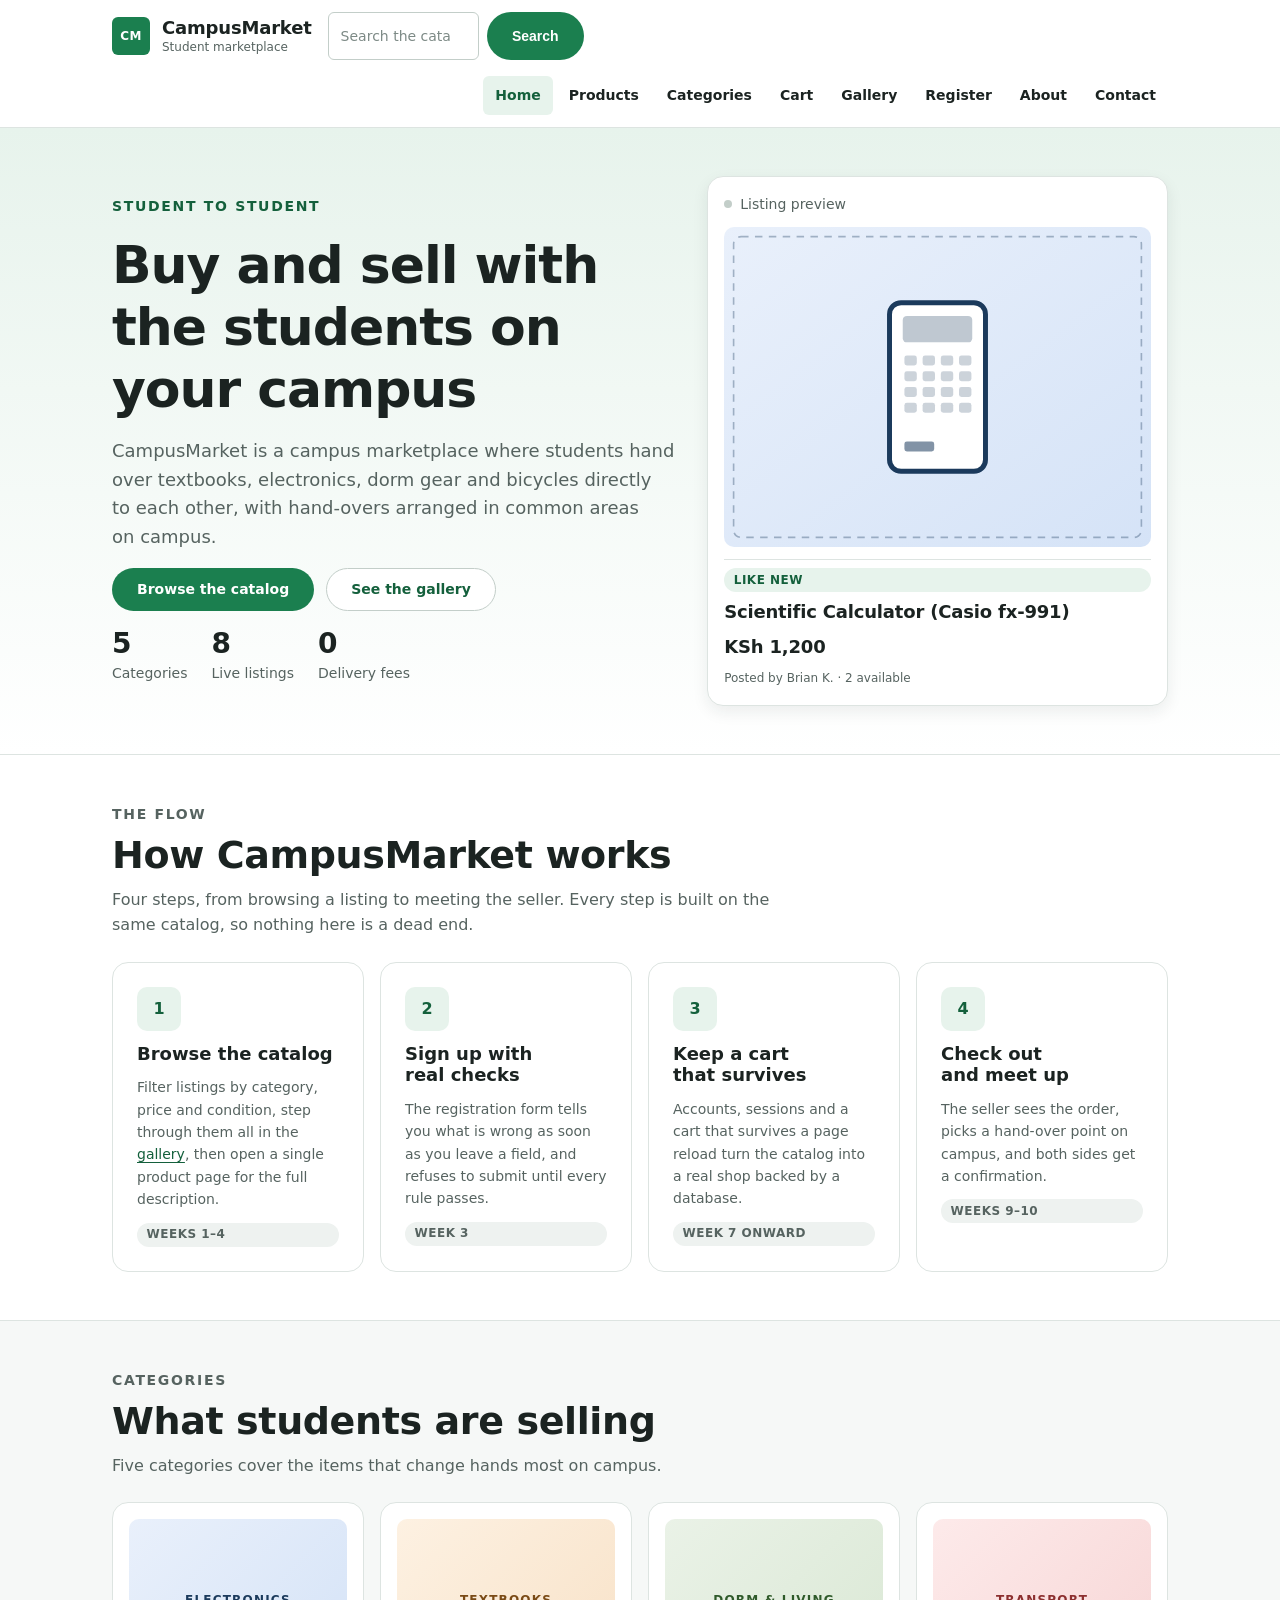
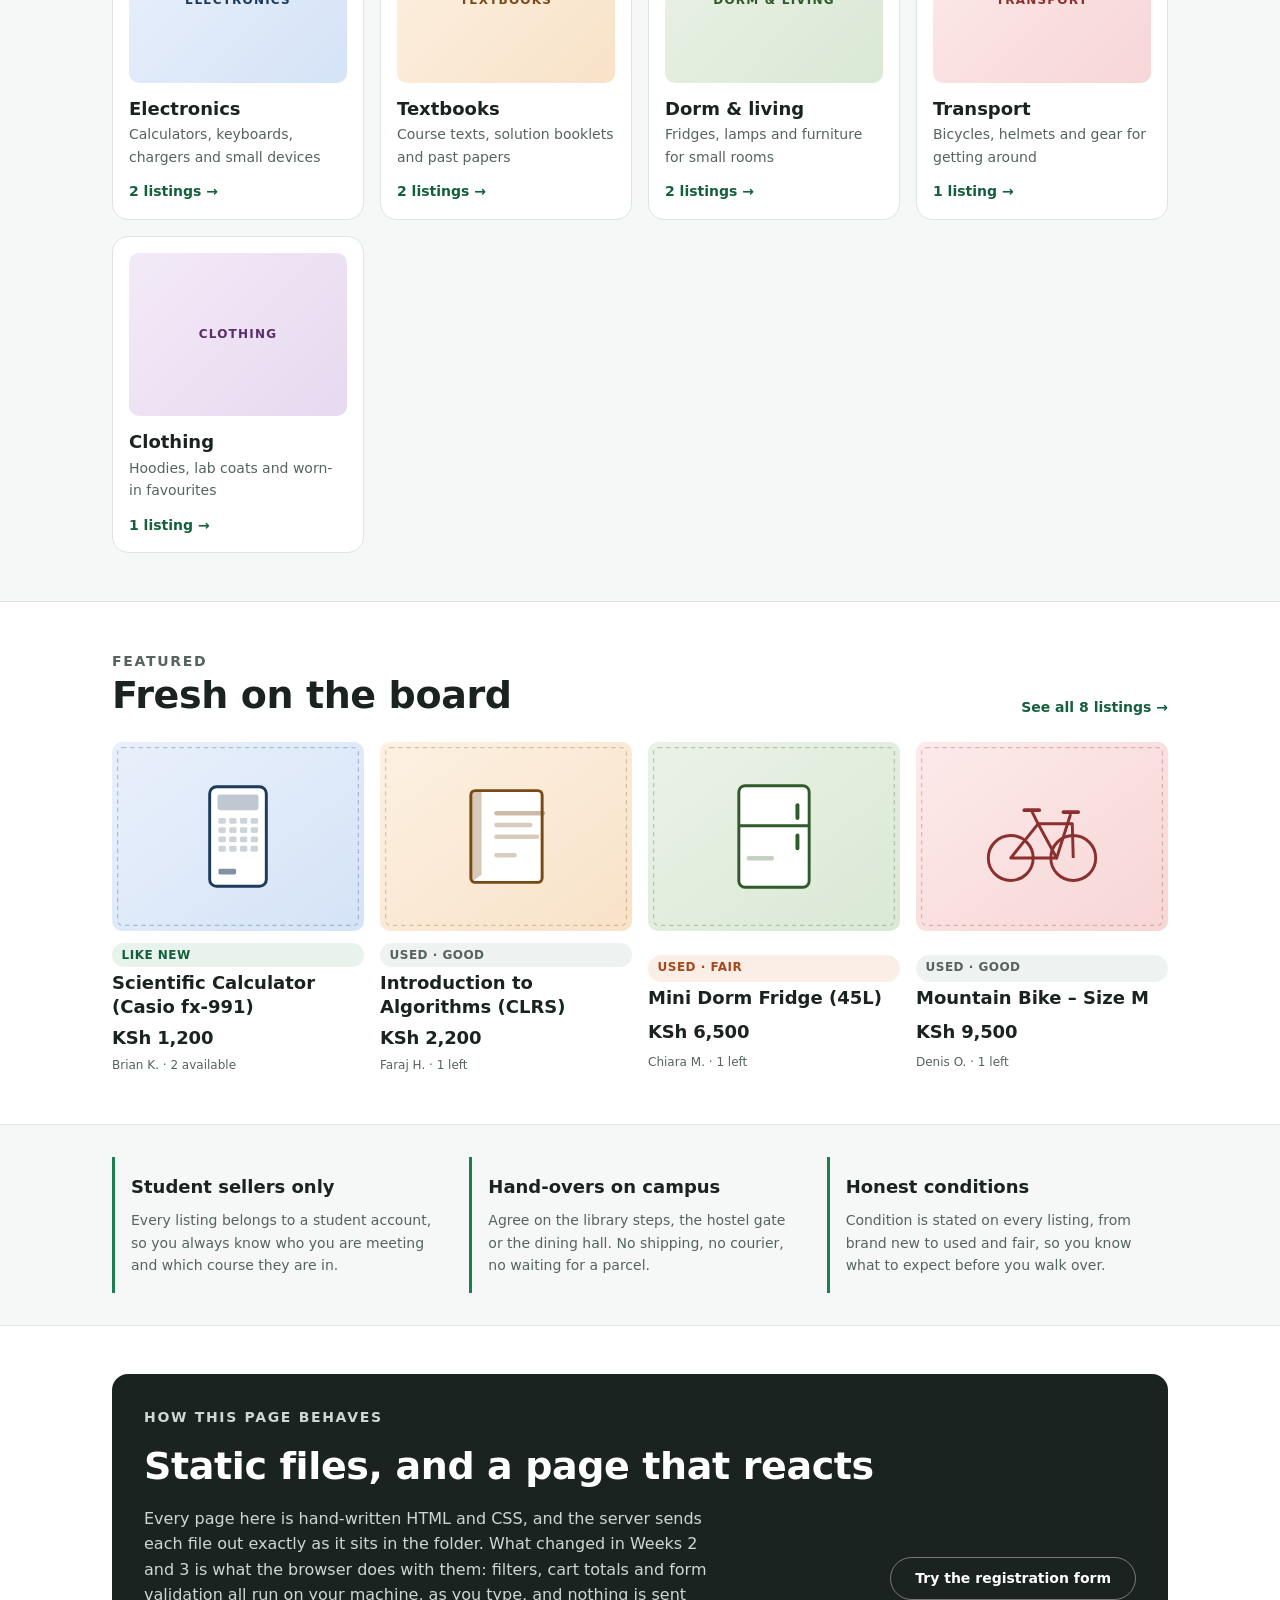
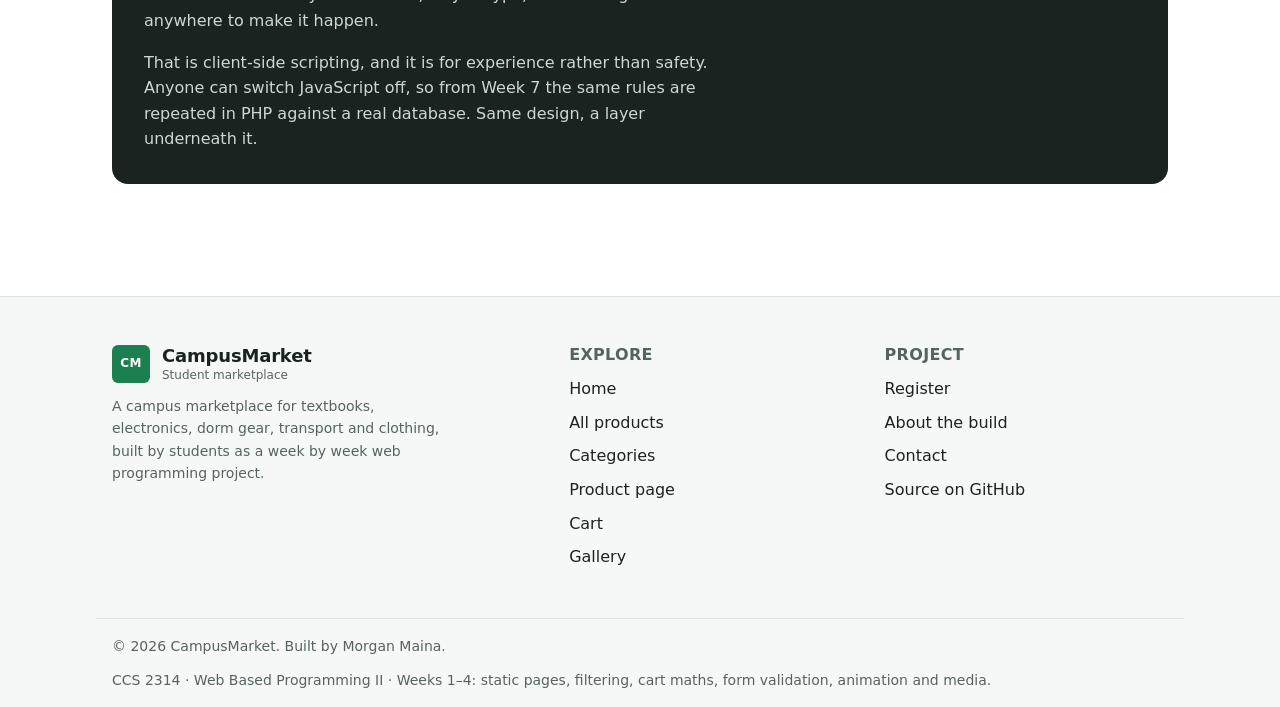
<file: index.html>
<!DOCTYPE html>
<html lang="en">
<head>
  <meta charset="utf-8">
  <meta name="viewport" content="width=device-width, initial-scale=1">
  <title>CampusMarket | Buy and sell on campus</title>
  <meta name="description" content="CampusMarket is a student marketplace for buying and selling used textbooks, electronics, dorm gear and more on campus.">
  <link rel="stylesheet" href="css/style.css">
</head>
<body>
  <a class="skip-link" href="#main">Skip to main content</a>

  <header class="site-header">
    <div class="container site-header__inner">
      <a class="brand" href="index.html">
        <span class="brand__mark" aria-hidden="true">CM</span>
        <span>
          <span class="brand__name">CampusMarket</span>
          <span class="brand__tag">Student marketplace</span>
        </span>
      </a>

      <form class="header-search" role="search" action="products.html" method="get">
        <label class="visually-hidden" for="site-search">Search listings</label>
        <input class="input" id="site-search" name="q" type="search" placeholder="Search the catalog">
        <button class="btn btn--primary" type="submit">Search</button>
      </form>

      <nav class="site-nav" aria-label="Primary">
        <ul class="site-nav__list">
          <li><a class="site-nav__link" href="index.html" aria-current="page">Home</a></li>
          <li><a class="site-nav__link" href="products.html">Products</a></li>
          <li><a class="site-nav__link" href="products.html#categories">Categories</a></li>
          <li><a class="site-nav__link" href="cart.html">Cart</a></li>
          <li><a class="site-nav__link" href="gallery.html">Gallery</a></li>
          <li><a class="site-nav__link" href="register.html">Register</a></li>
          <li><a class="site-nav__link" href="about.html">About</a></li>
          <li><a class="site-nav__link" href="contact.html">Contact</a></li>
        </ul>
      </nav>
    </div>
  </header>

  <main id="main">
    <section class="hero">
      <div class="container hero__inner">
        <div class="hero__content">
          <p class="eyebrow">Student to student</p>
          <h1>Buy and sell with the students on your campus</h1>
          <p class="lead">CampusMarket is a campus marketplace where students hand over
            textbooks, electronics, dorm gear and bicycles directly to each other, with
            hand-overs arranged in common areas on campus.</p>
        <div class="hero__actions">
          <a class="btn btn--primary" href="products.html">Browse the catalog</a>
          <a class="btn btn--secondary" href="gallery.html">See the gallery</a>
        </div>
          <ul class="hero__stats">
            <li>
              <span class="stat__value">5</span>
              <span class="stat__label">Categories</span>
            </li>
            <li>
              <span class="stat__value">8</span>
              <span class="stat__label">Live listings</span>
            </li>
            <li>
              <span class="stat__value">0</span>
              <span class="stat__label">Delivery fees</span>
            </li>
          </ul>
        </div>

        <aside class="hero__panel" aria-label="Example listing">
          <p class="hero__panel-bar">Listing preview</p>
          <img class="media media--img" src="img/calculator.svg" width="800" height="600" alt="Illustration of a scientific calculator showing a display and a keypad of keys">
          <div class="hero__panel-body">
            <span class="chip chip--primary">Like new</span>
            <h2 class="product-card__title">Scientific Calculator (Casio fx-991)</h2>
            <p class="price">KSh 1,200</p>
            <p class="product-card__meta">Posted by Brian K. &middot; 2 available</p>
          </div>
        </aside>
      </div>
    </section>

    <section class="section" id="how-it-works" aria-labelledby="how-it-works-title">
      <div class="container">
        <div class="section__head">
          <p class="eyebrow">The flow</p>
          <h2 id="how-it-works-title">How CampusMarket works</h2>
          <p>Four steps, from browsing a listing to meeting the seller. Every step is built
            on the same catalog, so nothing here is a dead end.</p>
        </div>

        <div class="grid grid--4">
          <article class="card card--link">
            <span class="feature__icon" aria-hidden="true">1</span>
            <h3 class="card__title">Browse the catalog</h3>
            <p class="card__text">Filter listings by category, price and condition, step
              through them all in the <a href="gallery.html">gallery</a>, then open a single
              product page for the full description.</p>
            <span class="chip">Weeks 1&ndash;4</span>
          </article>

          <article class="card card--link">
            <span class="feature__icon" aria-hidden="true">2</span>
            <h3 class="card__title">Sign up with real checks</h3>
            <p class="card__text">The registration form tells you what is wrong as soon as you
              leave a field, and refuses to submit until every rule passes.</p>
            <span class="chip">Week 3</span>
          </article>

          <article class="card card--link">
            <span class="feature__icon" aria-hidden="true">3</span>
            <h3 class="card__title">Keep a cart that survives</h3>
            <p class="card__text">Accounts, sessions and a cart that survives a page reload turn
              the catalog into a real shop backed by a database.</p>
            <span class="chip">Week 7 onward</span>
          </article>

          <article class="card card--link">
            <span class="feature__icon" aria-hidden="true">4</span>
            <h3 class="card__title">Check out and meet up</h3>
            <p class="card__text">The seller sees the order, picks a hand-over point on
              campus, and both sides get a confirmation.</p>
            <span class="chip">Weeks 9&ndash;10</span>
          </article>
        </div>
      </div>
    </section>

    <section class="section section--surface" id="categories" aria-labelledby="categories-title">
      <div class="container">
        <div class="section__head">
          <p class="eyebrow">Categories</p>
          <h2 id="categories-title">What students are selling</h2>
          <p>Five categories cover the items that change hands most on campus.</p>
        </div>

        <div class="grid grid--3">
          <a class="category-card" href="category-electronics.html">
            <div class="media media--electronics" role="img" aria-label="Placeholder for the electronics category">Electronics</div>
            <div>
              <p class="category-card__name">Electronics</p>
              <p class="category-card__meta">Calculators, keyboards, chargers and small devices</p>
            </div>
            <p class="card__link">2 listings</p>
          </a>

          <a class="category-card" href="category-textbooks.html">
            <div class="media media--textbooks" role="img" aria-label="Placeholder for the textbooks category">Textbooks</div>
            <div>
              <p class="category-card__name">Textbooks</p>
              <p class="category-card__meta">Course texts, solution booklets and past papers</p>
            </div>
            <p class="card__link">2 listings</p>
          </a>

          <a class="category-card" href="category-dorm-living.html">
            <div class="media media--dorm-living" role="img" aria-label="Placeholder for the dorm and living category">Dorm &amp; living</div>
            <div>
              <p class="category-card__name">Dorm &amp; living</p>
              <p class="category-card__meta">Fridges, lamps and furniture for small rooms</p>
            </div>
            <p class="card__link">2 listings</p>
          </a>

          <a class="category-card" href="category-transport.html">
            <div class="media media--transport" role="img" aria-label="Placeholder for the transport category">Transport</div>
            <div>
              <p class="category-card__name">Transport</p>
              <p class="category-card__meta">Bicycles, helmets and gear for getting around</p>
            </div>
            <p class="card__link">1 listing</p>
          </a>

          <a class="category-card" href="category-clothing.html">
            <div class="media media--clothing" role="img" aria-label="Placeholder for the clothing category">Clothing</div>
            <div>
              <p class="category-card__name">Clothing</p>
              <p class="category-card__meta">Hoodies, lab coats and worn-in favourites</p>
            </div>
            <p class="card__link">1 listing</p>
          </a>
        </div>
      </div>
    </section>

    <section class="section" aria-labelledby="featured-title">
      <div class="container">
        <div class="section__head section__head--split">
          <div>
            <p class="eyebrow">Featured</p>
            <h2 id="featured-title">Fresh on the board</h2>
          </div>
          <a class="card__link" href="products.html">See all 8 listings</a>
        </div>

        <div class="grid grid--4">
          <article class="product-card">
            <img class="media media--img" src="img/calculator.svg" width="800" height="600" alt="Illustration of a scientific calculator showing a display and a keypad of keys">
            <div class="product-card__body">
              <span class="chip chip--primary">Like new</span>
              <h3 class="product-card__title">
                <a href="product.html">Scientific Calculator (Casio fx-991)</a>
              </h3>
              <p class="price">KSh 1,200</p>
              <p class="product-card__meta">Brian K. &middot; 2 available</p>
            </div>
          </article>

          <article class="product-card">
            <img class="media media--img" src="img/algorithms.svg" width="800" height="600" alt="Illustration of a thick hardback book seen from the front">
            <div class="product-card__body">
              <span class="chip">Used &middot; good</span>
              <h3 class="product-card__title">
                <a href="product.html">Introduction to Algorithms (CLRS)</a>
              </h3>
              <p class="price">KSh 2,200</p>
              <p class="product-card__meta">Faraj H. &middot; 1 left</p>
            </div>
          </article>

          <article class="product-card">
            <img class="media media--img" src="img/fridge.svg" width="800" height="600" alt="Illustration of a small upright fridge with a freezer compartment at the top">
            <div class="product-card__body">
              <span class="chip chip--sale">Used &middot; fair</span>
              <h3 class="product-card__title">
                <a href="product.html">Mini Dorm Fridge (45L)</a>
              </h3>
              <p class="price">KSh 6,500</p>
              <p class="product-card__meta">Chiara M. &middot; 1 left</p>
            </div>
          </article>

          <article class="product-card">
            <img class="media media--img" src="img/bike.svg" width="800" height="600" alt="Illustration of a mountain bike with two wheels and a triangular frame">
            <div class="product-card__body">
              <span class="chip">Used &middot; good</span>
              <h3 class="product-card__title">
                <a href="product.html">Mountain Bike &ndash; Size M</a>
              </h3>
              <p class="price">KSh 9,500</p>
              <p class="product-card__meta">Denis O. &middot; 1 left</p>
            </div>
          </article>
        </div>
      </div>
    </section>

    <section class="section section--tight section--surface" aria-labelledby="promises-title">
      <div class="container">
        <h2 class="visually-hidden" id="promises-title">Why shop on CampusMarket</h2>
        <div class="grid grid--3">
          <div class="promise">
            <p class="promise__title">Student sellers only</p>
            <p class="promise__text">Every listing belongs to a student account, so you always
              know who you are meeting and which course they are in.</p>
          </div>
          <div class="promise">
            <p class="promise__title">Hand-overs on campus</p>
            <p class="promise__text">Agree on the library steps, the hostel gate or the dining
              hall. No shipping, no courier, no waiting for a parcel.</p>
          </div>
          <div class="promise">
            <p class="promise__title">Honest conditions</p>
            <p class="promise__text">Condition is stated on every listing, from brand new to
              used and fair, so you know what to expect before you walk over.</p>
          </div>
        </div>
      </div>
    </section>

    <section class="section" aria-labelledby="static-title">
      <div class="container">
        <div class="callout">
          <div class="stack">
            <p class="eyebrow">How this page behaves</p>
            <h2 id="static-title">Static files, and a page that reacts</h2>
            <p>Every page here is hand-written HTML and CSS, and the server sends each file out
              exactly as it sits in the folder. What changed in Weeks 2 and 3 is what the browser
              does with them: filters, cart totals and form validation all run on your machine,
              as you type, and nothing is sent anywhere to make it happen.</p>
            <p>That is client-side scripting, and it is for experience rather than safety. Anyone
              can switch JavaScript off, so from Week 7 the same rules are repeated in PHP against
              a real database. Same design, a layer underneath it.</p>
          </div>
          <a class="btn btn--secondary" href="register.html">Try the registration form</a>
        </div>
      </div>
    </section>
  </main>

  <footer class="site-footer">
    <div class="container site-footer__inner">
      <div class="site-footer__about">
        <a class="brand" href="index.html">
          <span class="brand__mark" aria-hidden="true">CM</span>
          <span>
            <span class="brand__name">CampusMarket</span>
            <span class="brand__tag">Student marketplace</span>
          </span>
        </a>
        <p>A campus marketplace for textbooks, electronics, dorm gear, transport and
          clothing, built by students as a week by week web programming project.</p>
      </div>

      <nav aria-labelledby="footer-explore">
        <h2 id="footer-explore">Explore</h2>
        <ul>
          <li><a href="index.html">Home</a></li>
          <li><a href="products.html">All products</a></li>
          <li><a href="products.html#categories">Categories</a></li>
          <li><a href="product.html">Product page</a></li>
          <li><a href="cart.html">Cart</a></li>
          <li><a href="gallery.html">Gallery</a></li>
        </ul>
      </nav>

      <nav aria-labelledby="footer-project">
        <h2 id="footer-project">Project</h2>
        <ul>
          <li><a href="register.html">Register</a></li>
          <li><a href="about.html">About the build</a></li>
          <li><a href="contact.html">Contact</a></li>
          <li><a href="https://github.com/webstar2005/campusmarket-Morgan-Maina">Source on GitHub</a></li>
        </ul>
      </nav>
    </div>

    <div class="container site-footer__bottom">
      <p>&copy; 2026 CampusMarket. Built by Morgan Maina.</p>
      <p>CCS 2314 &middot; Web Based Programming II &middot; Weeks 1&ndash;4: static pages, filtering, cart maths, form validation, animation and media.</p>
    </div>
  </footer>
</body>
</html>
</file>
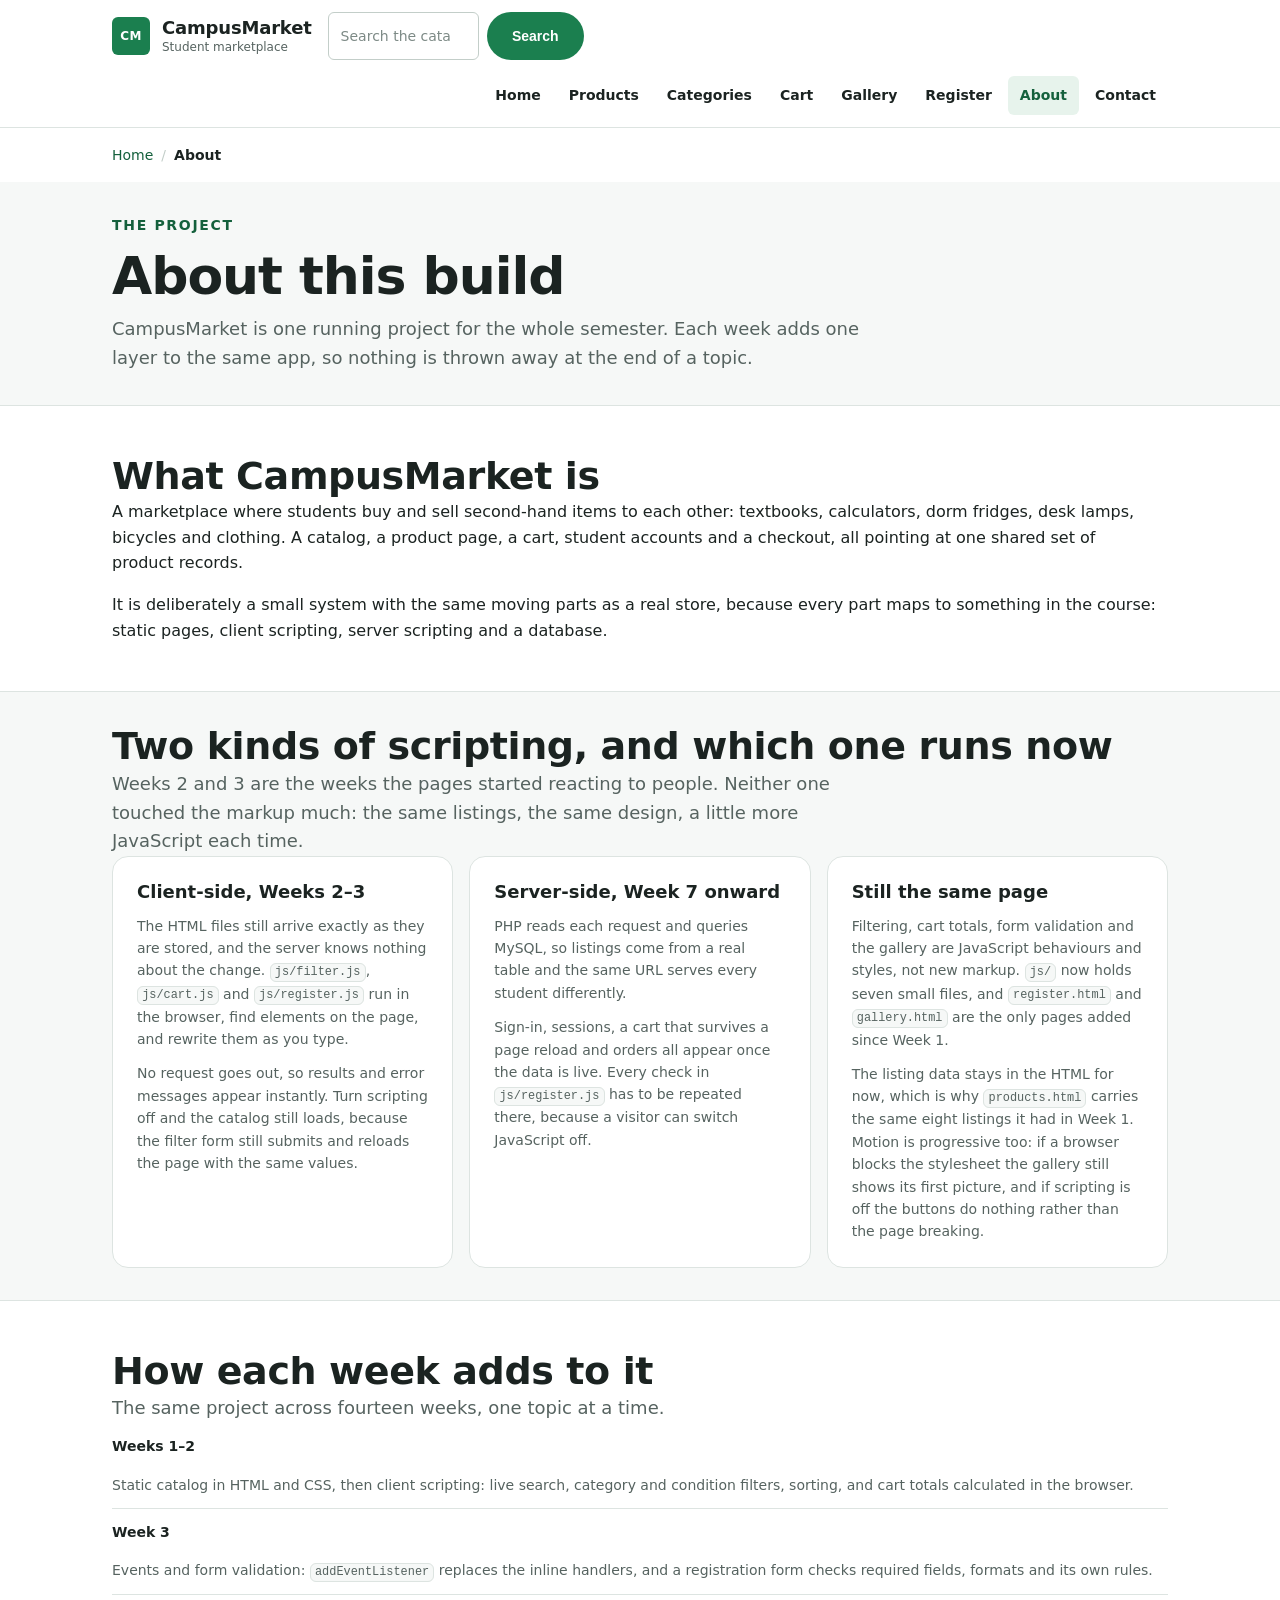
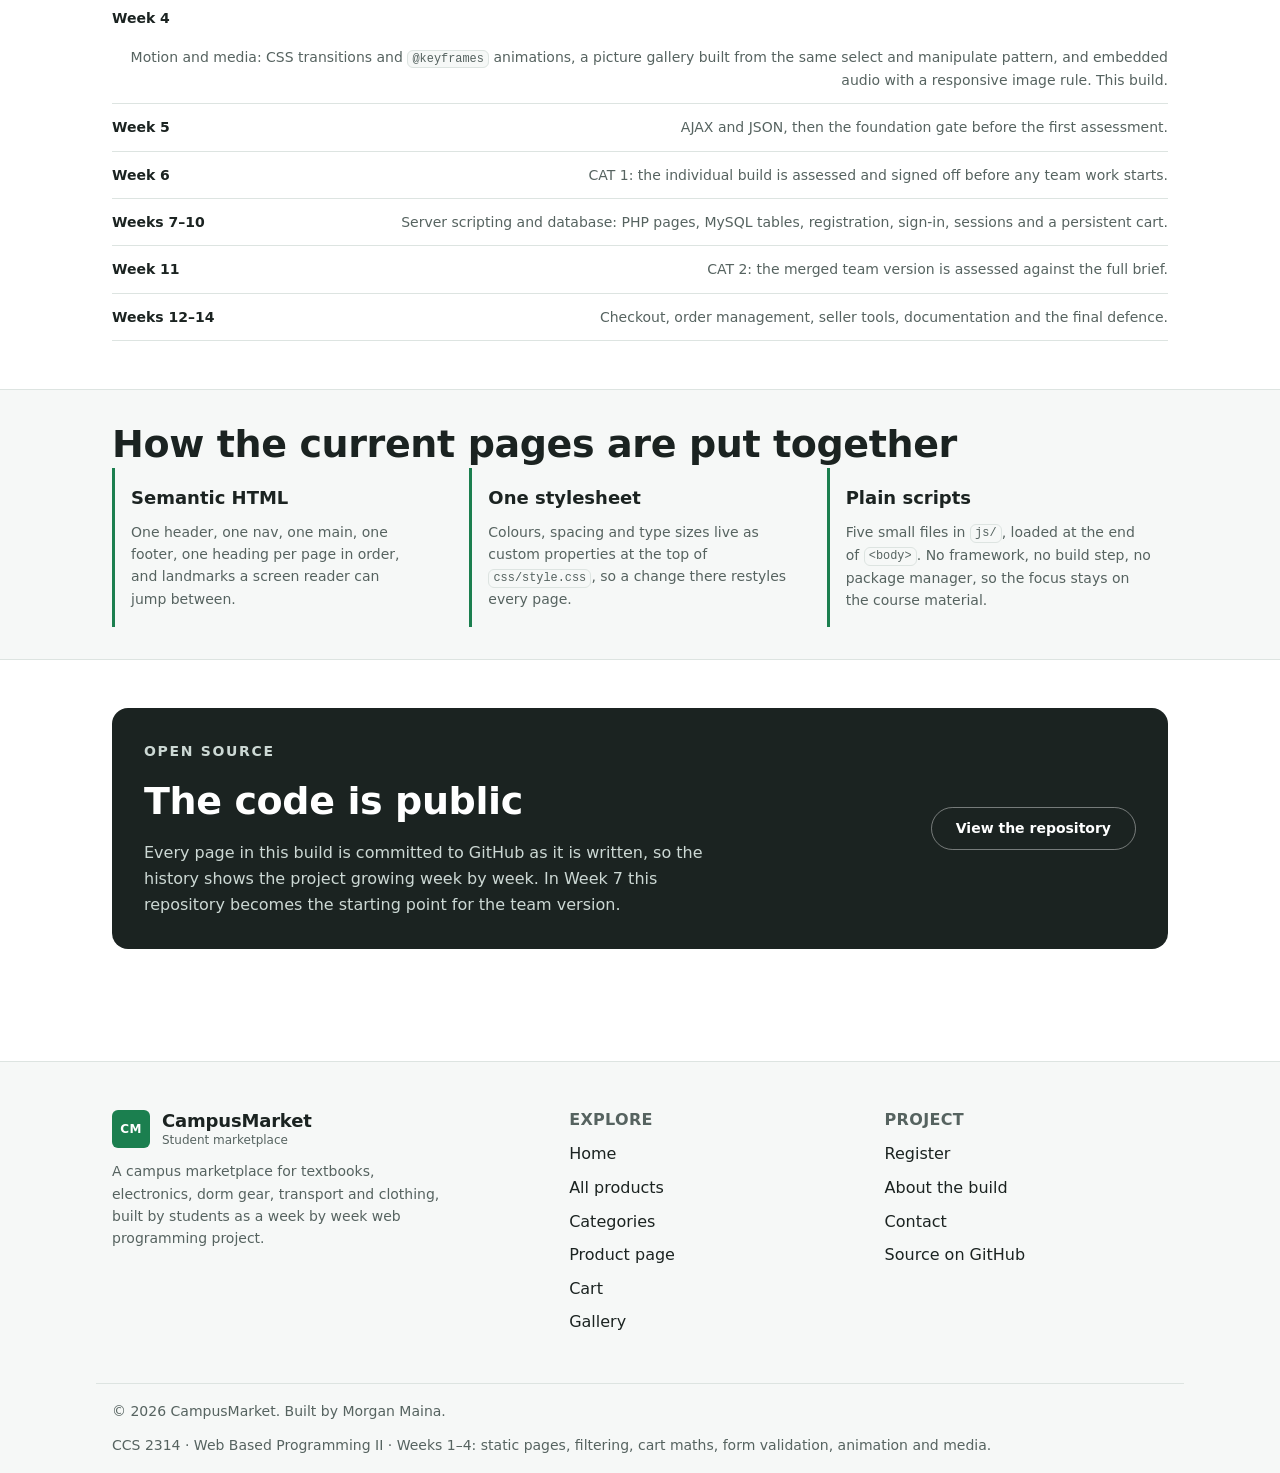
<file: about.html>
<!DOCTYPE html>
<html lang="en">
<head>
  <meta charset="utf-8">
  <meta name="viewport" content="width=device-width, initial-scale=1">
  <title>About the build | CampusMarket</title>
    <meta name="description" content="How CampusMarket is built week by week: static HTML and CSS from Week 1, then client-side JavaScript for filtering and cart totals in Week 2.">
  <link rel="stylesheet" href="css/style.css">
</head>
<body>
  <a class="skip-link" href="#main">Skip to main content</a>

  <header class="site-header">
    <div class="container site-header__inner">
      <a class="brand" href="index.html">
        <span class="brand__mark" aria-hidden="true">CM</span>
        <span>
          <span class="brand__name">CampusMarket</span>
          <span class="brand__tag">Student marketplace</span>
        </span>
      </a>

      <form class="header-search" role="search" action="products.html" method="get">
        <label class="visually-hidden" for="site-search">Search listings</label>
        <input class="input" id="site-search" name="q" type="search" placeholder="Search the catalog">
        <button class="btn btn--primary" type="submit">Search</button>
      </form>

      <nav class="site-nav" aria-label="Primary">
        <ul class="site-nav__list">
          <li><a class="site-nav__link" href="index.html">Home</a></li>
          <li><a class="site-nav__link" href="products.html">Products</a></li>
          <li><a class="site-nav__link" href="products.html#categories">Categories</a></li>
          <li><a class="site-nav__link" href="cart.html">Cart</a></li>
          <li><a class="site-nav__link" href="gallery.html">Gallery</a></li>
          <li><a class="site-nav__link" href="register.html">Register</a></li>
          <li><a class="site-nav__link" href="about.html" aria-current="page">About</a></li>
          <li><a class="site-nav__link" href="contact.html">Contact</a></li>
        </ul>
      </nav>
    </div>
  </header>

  <div class="container">
    <nav class="breadcrumb" aria-label="Breadcrumb">
      <ol class="breadcrumb__list">
        <li><a href="index.html">Home</a></li>
        <li aria-current="page">About</li>
      </ol>
    </nav>
  </div>

  <main id="main">
    <section class="page-head">
      <div class="container page-head__inner">
        <p class="eyebrow">The project</p>
        <h1>About this build</h1>
        <p class="lead">CampusMarket is one running project for the whole semester. Each week adds
          one layer to the same app, so nothing is thrown away at the end of a topic.</p>
      </div>
    </section>

    <section class="section" aria-labelledby="what-title">
      <div class="container">
        <h2 id="what-title">What CampusMarket is</h2>
        <div class="prose">
          <p>A marketplace where students buy and sell second-hand items to each other:
            textbooks, calculators, dorm fridges, desk lamps, bicycles and clothing. A catalog, a
            product page, a cart, student accounts and a checkout, all pointing at one shared set
            of product records.</p>
          <p>It is deliberately a small system with the same moving parts as a real store, because
            every part maps to something in the course: static pages, client scripting, server
            scripting and a database.</p>
        </div>
      </div>
    </section>

    <section class="section section--tight section--surface" aria-labelledby="static-title">
      <div class="container">
        <h2 id="static-title">Two kinds of scripting, and which one runs now</h2>
        <p class="lead">Weeks 2 and 3 are the weeks the pages started reacting to people. Neither
          one touched the markup much: the same listings, the same design, a little more
          JavaScript each time.</p>

        <div class="grid grid--3">
          <article class="card">
            <h3 class="card__title">Client-side, Weeks 2&ndash;3</h3>
            <p class="card__text">The HTML files still arrive exactly as they are stored, and the
              server knows nothing about the change. <code>js/filter.js</code>,
              <code>js/cart.js</code> and <code>js/register.js</code> run in the browser, find
              elements on the page, and rewrite them as you type.</p>
            <p class="card__text">No request goes out, so results and error messages appear
              instantly. Turn scripting off and the catalog still loads, because the filter form
              still submits and reloads the page with the same values.</p>
          </article>

          <article class="card">
            <h3 class="card__title">Server-side, Week 7 onward</h3>
            <p class="card__text">PHP reads each request and queries MySQL, so listings come from
              a real table and the same URL serves every student differently.</p>
            <p class="card__text">Sign-in, sessions, a cart that survives a page reload and orders
              all appear once the data is live. Every check in <code>js/register.js</code> has to
              be repeated there, because a visitor can switch JavaScript off.</p>
          </article>

          <article class="card">
            <h3 class="card__title">Still the same page</h3>
            <p class="card__text">Filtering, cart totals, form validation and the gallery are
              JavaScript behaviours and styles, not new markup. <code>js/</code> now holds
              seven small files, and <code>register.html</code> and <code>gallery.html</code>
              are the only pages added since Week 1.</p>
            <p class="card__text">The listing data stays in the HTML for now, which is why
              <code>products.html</code> carries the same eight listings it had in Week 1.
              Motion is progressive too: if a browser blocks the stylesheet the gallery
              still shows its first picture, and if scripting is off the buttons do nothing
              rather than the page breaking.</p>
          </article>
        </div>
      </div>
    </section>

    <section class="section" aria-labelledby="roadmap-title">
      <div class="container">
        <h2 id="roadmap-title">How each week adds to it</h2>
        <p class="lead">The same project across fourteen weeks, one topic at a time.</p>

        <dl class="detail-list">
          <div>
            <dt>Weeks 1&ndash;2</dt>
            <dd>Static catalog in HTML and CSS, then client scripting: live search, category and
              condition filters, sorting, and cart totals calculated in the browser.</dd>
          </div>
          <div>
            <dt>Week 3</dt>
            <dd>Events and form validation: <code>addEventListener</code> replaces the inline
              handlers, and a registration form checks required fields, formats and its own
              rules.</dd>
          </div>
          <div>
            <dt>Week 4</dt>
            <dd>Motion and media: CSS transitions and <code>@keyframes</code> animations, a
              picture gallery built from the same select and manipulate pattern, and embedded
              audio with a responsive image rule. This build.</dd>
          </div>
          <div>
            <dt>Week 5</dt>
            <dd>AJAX and JSON, then the foundation gate before the first assessment.</dd>
          </div>
          <div>
            <dt>Week 6</dt>
            <dd>CAT 1: the individual build is assessed and signed off before any team work starts.</dd>
          </div>
          <div>
            <dt>Weeks 7&ndash;10</dt>
            <dd>Server scripting and database: PHP pages, MySQL tables, registration, sign-in, sessions and a persistent cart.</dd>
          </div>
          <div>
            <dt>Week 11</dt>
            <dd>CAT 2: the merged team version is assessed against the full brief.</dd>
          </div>
          <div>
            <dt>Weeks 12&ndash;14</dt>
            <dd>Checkout, order management, seller tools, documentation and the final defence.</dd>
          </div>
        </dl>
      </div>
    </section>

    <section class="section section--tight section--surface" aria-labelledby="how-title">
      <div class="container">
        <h2 id="how-title">How the current pages are put together</h2>

        <div class="grid grid--3">
          <div class="promise">
            <p class="promise__title">Semantic HTML</p>
            <p class="promise__text">One header, one nav, one main, one footer, one heading per
              page in order, and landmarks a screen reader can jump between.</p>
          </div>
          <div class="promise">
            <p class="promise__title">One stylesheet</p>
            <p class="promise__text">Colours, spacing and type sizes live as custom properties at
              the top of <code>css/style.css</code>, so a change there restyles every page.</p>
          </div>
          <div class="promise">
            <p class="promise__title">Plain scripts</p>
            <p class="promise__text">Five small files in <code>js/</code>, loaded at the end of
              <code>&lt;body&gt;</code>. No framework, no build step, no package manager, so the
              focus stays on the course material.</p>
          </div>
        </div>
      </div>
    </section>

    <section class="section" aria-labelledby="open-title">
      <div class="container">
        <div class="callout">
          <div class="stack">
            <p class="eyebrow">Open source</p>
            <h2 id="open-title">The code is public</h2>
            <p>Every page in this build is committed to GitHub as it is written, so the history
              shows the project growing week by week. In Week 7 this repository becomes the
              starting point for the team version.</p>
          </div>
          <a class="btn btn--secondary" href="https://github.com/webstar2005/campusmarket-Morgan-Maina">View the repository</a>
        </div>
      </div>
    </section>
  </main>

  <footer class="site-footer">
    <div class="container site-footer__inner">
      <div class="site-footer__about">
        <a class="brand" href="index.html">
          <span class="brand__mark" aria-hidden="true">CM</span>
          <span>
            <span class="brand__name">CampusMarket</span>
            <span class="brand__tag">Student marketplace</span>
          </span>
        </a>
        <p>A campus marketplace for textbooks, electronics, dorm gear, transport and
          clothing, built by students as a week by week web programming project.</p>
      </div>

      <nav aria-labelledby="footer-explore">
        <h2 id="footer-explore">Explore</h2>
        <ul>
          <li><a href="index.html">Home</a></li>
          <li><a href="products.html">All products</a></li>
          <li><a href="products.html#categories">Categories</a></li>
          <li><a href="product.html">Product page</a></li>
          <li><a href="cart.html">Cart</a></li>
          <li><a href="gallery.html">Gallery</a></li>
        </ul>
      </nav>

      <nav aria-labelledby="footer-project">
        <h2 id="footer-project">Project</h2>
        <ul>
          <li><a href="register.html">Register</a></li>
          <li><a href="about.html">About the build</a></li>
          <li><a href="contact.html">Contact</a></li>
          <li><a href="https://github.com/webstar2005/campusmarket-Morgan-Maina">Source on GitHub</a></li>
        </ul>
      </nav>
    </div>

    <div class="container site-footer__bottom">
      <p>&copy; 2026 CampusMarket. Built by Morgan Maina.</p>
      <p>CCS 2314 &middot; Web Based Programming II &middot; Weeks 1&ndash;4: static pages, filtering, cart maths, form validation, animation and media.</p>
    </div>
  </footer>
</body>
</html>
</file>
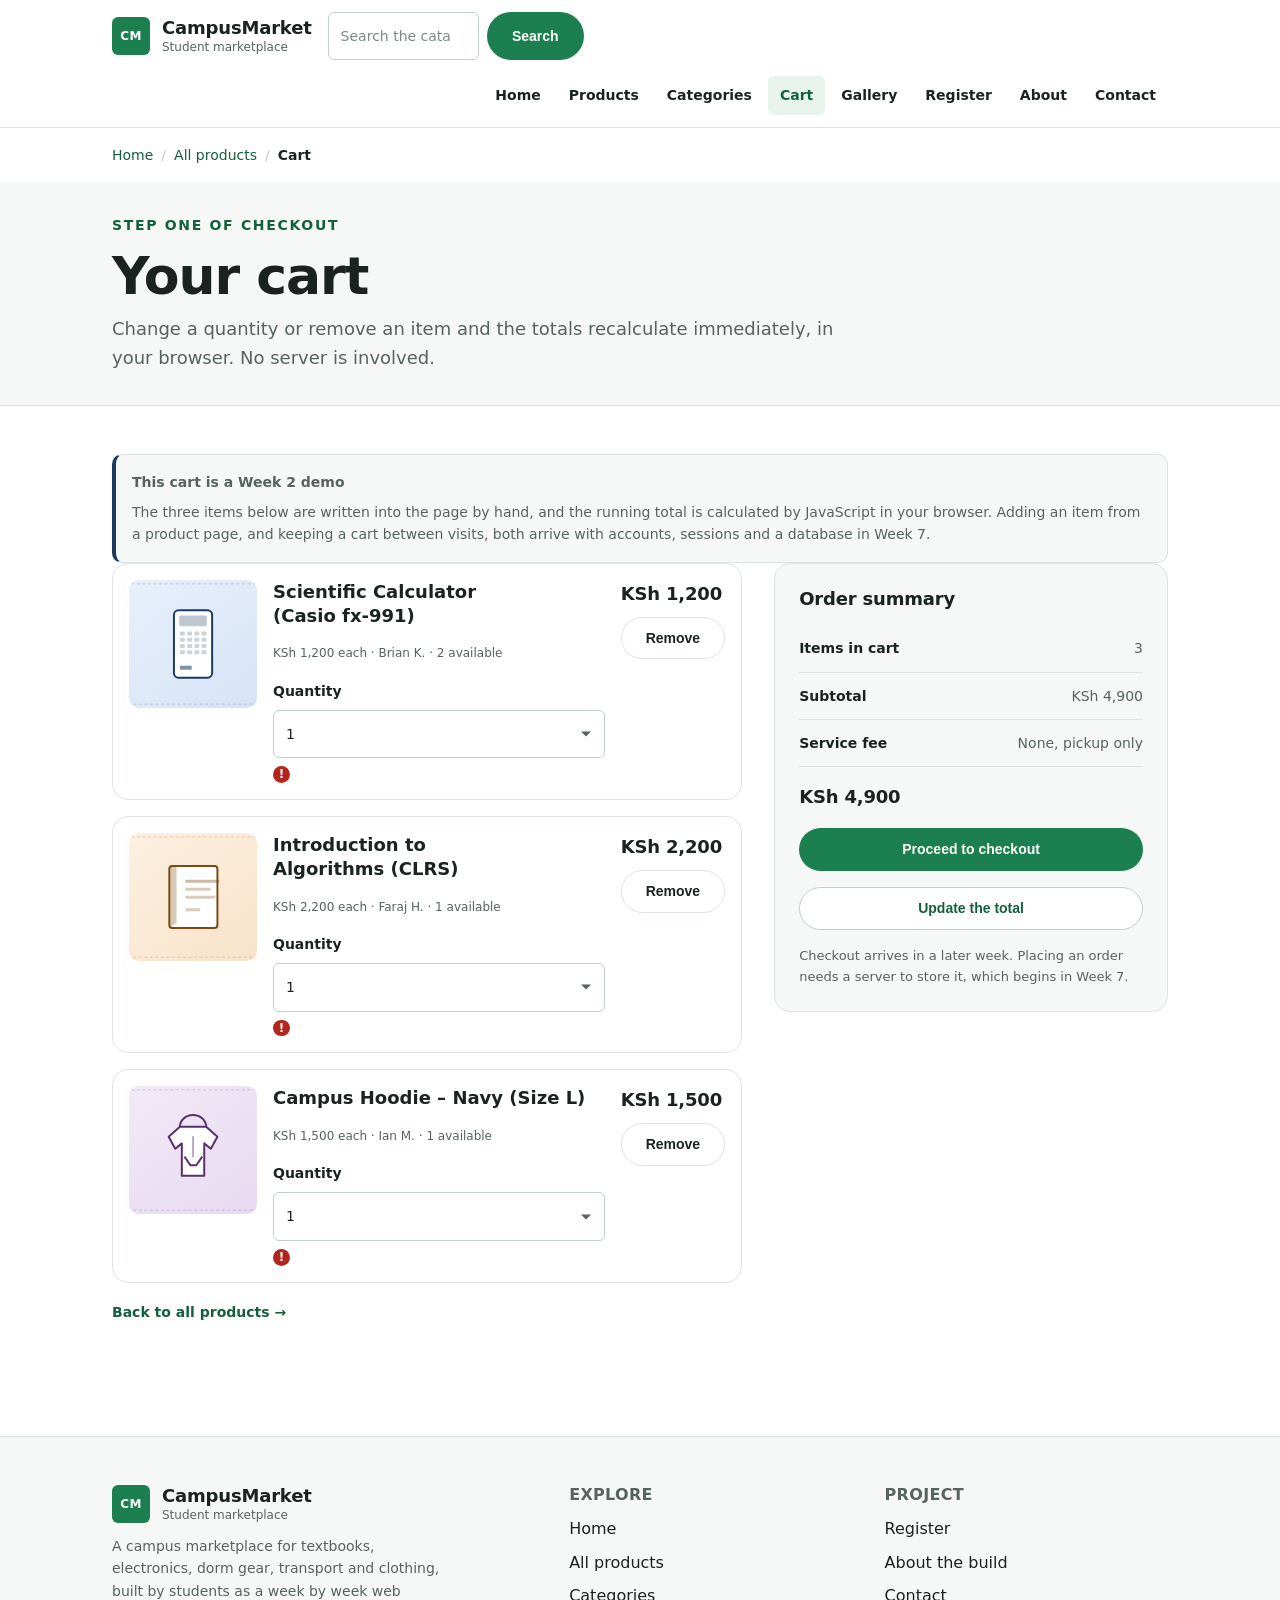
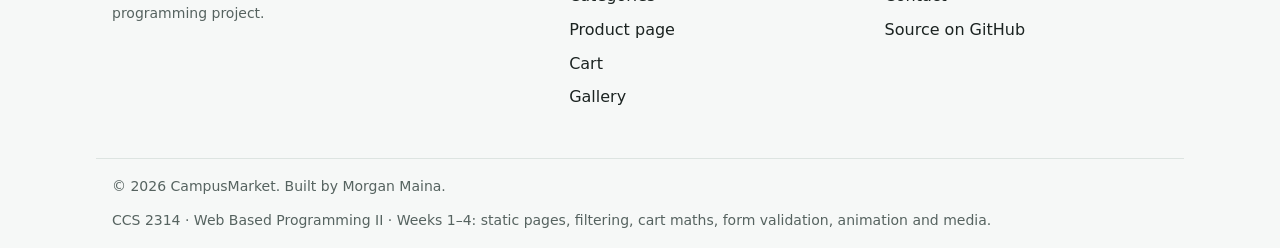
<file: cart.html>
<!DOCTYPE html>
<html lang="en">
<head>
  <meta charset="utf-8">
  <meta name="viewport" content="width=device-width, initial-scale=1">
  <title>Your cart | CampusMarket</title>
  <meta name="description" content="Review the items in your CampusMarket cart and see the running total update as you change quantities.">
  <link rel="stylesheet" href="css/style.css">
</head>
<body>
  <a class="skip-link" href="#main">Skip to main content</a>

  <header class="site-header">
    <div class="container site-header__inner">
      <a class="brand" href="index.html">
        <span class="brand__mark" aria-hidden="true">CM</span>
        <span>
          <span class="brand__name">CampusMarket</span>
          <span class="brand__tag">Student marketplace</span>
        </span>
      </a>

      <form class="header-search" role="search" action="products.html" method="get">
        <label class="visually-hidden" for="site-search">Search listings</label>
        <input class="input" id="site-search" name="q" type="search" placeholder="Search the catalog">
        <button class="btn btn--primary" type="submit">Search</button>
      </form>

      <nav class="site-nav" aria-label="Primary">
        <ul class="site-nav__list">
          <li><a class="site-nav__link" href="index.html">Home</a></li>
          <li><a class="site-nav__link" href="products.html">Products</a></li>
          <li><a class="site-nav__link" href="products.html#categories">Categories</a></li>
          <li><a class="site-nav__link" href="cart.html" aria-current="page">Cart</a></li>
          <li><a class="site-nav__link" href="gallery.html">Gallery</a></li>
          <li><a class="site-nav__link" href="register.html">Register</a></li>
          <li><a class="site-nav__link" href="about.html">About</a></li>
          <li><a class="site-nav__link" href="contact.html">Contact</a></li>
        </ul>
      </nav>
    </div>
  </header>

  <div class="container">
    <nav class="breadcrumb" aria-label="Breadcrumb">
      <ol class="breadcrumb__list">
        <li><a href="index.html">Home</a></li>
        <li><a href="products.html">All products</a></li>
        <li aria-current="page">Cart</li>
      </ol>
    </nav>
  </div>

  <main id="main">
    <section class="page-head">
      <div class="container page-head__inner">
        <p class="eyebrow">Step one of checkout</p>
        <h1>Your cart</h1>
        <p class="lead">Change a quantity or remove an item and the totals recalculate
          immediately, in your browser. No server is involved.</p>
      </div>
    </section>

    <section class="section" aria-labelledby="cart-title">
      <div class="container">
        <h2 class="visually-hidden" id="cart-title">Items in your cart</h2>

        <div class="notice notice--info">
          <p class="notice__title">This cart is a Week 2 demo</p>
          <p>The three items below are written into the page by hand, and the running total is
            calculated by JavaScript in your browser. Adding an item from a product page, and
            keeping a cart between visits, both arrive with accounts, sessions and a database in
            Week 7.</p>
        </div>

        <div class="cart-layout">
          <div class="stack">
            <article class="cart-item" data-item data-price="1200">
              <img class="media media--img cart-item__media" src="img/calculator.svg" width="800" height="600" alt="Illustration of a scientific calculator showing a display and a keypad of keys">
              <div class="stack">
                <h3 class="product-card__title">
                  <a href="product.html">Scientific Calculator (Casio fx-991)</a>
                </h3>
                <p class="product-card__meta">KSh 1,200 each &middot; Brian K. &middot; 2 available</p>
<div class="field">
                    <label class="field__label" for="quantity-cm-0002">Quantity</label>
                    <select class="select" id="quantity-cm-0002" data-quantity aria-describedby="quantity-cm-0002-error">
                      <option value="1" selected>1</option>
                      <option value="2">2</option>
                    </select>
                    <p class="field__error" id="quantity-cm-0002-error" data-quantity-error aria-live="polite"></p>
                  </div>
              </div>
              <div class="cart-item__total">
                <p class="price" data-line-total>KSh 1,200</p>
                <button class="btn btn--ghost" type="button" data-remove>Remove</button>
              </div>
            </article>

            <article class="cart-item" data-item data-price="2200">
              <img class="media media--img cart-item__media" src="img/algorithms.svg" width="800" height="600" alt="Illustration of a thick hardback book seen from the front">
              <div class="stack">
                <h3 class="product-card__title">
                  <a href="product.html">Introduction to Algorithms (CLRS)</a>
                </h3>
                <p class="product-card__meta">KSh 2,200 each &middot; Faraj H. &middot; 1 available</p>
<div class="field">
                    <label class="field__label" for="quantity-cm-0006">Quantity</label>
                    <select class="select" id="quantity-cm-0006" data-quantity aria-describedby="quantity-cm-0006-error">
                      <option value="1" selected>1</option>
                    </select>
                    <p class="field__error" id="quantity-cm-0006-error" data-quantity-error aria-live="polite"></p>
                  </div>
              </div>
              <div class="cart-item__total">
                <p class="price" data-line-total>KSh 2,200</p>
                <button class="btn btn--ghost" type="button" data-remove>Remove</button>
              </div>
            </article>

            <article class="cart-item" data-item data-price="1500">
              <img class="media media--img cart-item__media" src="img/hoodie.svg" width="800" height="600" alt="Illustration of a hooded sweatshirt with a front pocket">
              <div class="stack">
                <h3 class="product-card__title">
                  <a href="product.html">Campus Hoodie &ndash; Navy (Size L)</a>
                </h3>
                <p class="product-card__meta">KSh 1,500 each &middot; Ian M. &middot; 1 available</p>
<div class="field">
                    <label class="field__label" for="quantity-cm-0008">Quantity</label>
                    <select class="select" id="quantity-cm-0008" data-quantity aria-describedby="quantity-cm-0008-error">
                      <option value="1" selected>1</option>
                    </select>
                    <p class="field__error" id="quantity-cm-0008-error" data-quantity-error aria-live="polite"></p>
                  </div>
              </div>
              <div class="cart-item__total">
                <p class="price" data-line-total>KSh 1,500</p>
                <button class="btn btn--ghost" type="button" data-remove>Remove</button>
              </div>
            </article>

            <div class="notice notice--warning" id="cart-empty" hidden>
              <p class="notice__title">Your cart is empty</p>
              <p>Every item has been removed. Go back to the catalog to pick something else.</p>
            </div>

            <p><a class="card__link" href="products.html">Back to all products</a></p>
          </div>

          <aside class="buy-box" aria-labelledby="summary-title">
            <h2 class="title-sm" id="summary-title">Order summary</h2>
            <dl class="detail-list">
              <div>
                <dt>Items in cart</dt>
                <dd id="summary-count">3</dd>
              </div>
              <div>
                <dt>Subtotal</dt>
                <dd id="summary-subtotal">KSh 4,900</dd>
              </div>
              <div>
                <dt>Service fee</dt>
                <dd>None, pickup only</dd>
              </div>
            </dl>
            <p class="price" id="summary-total">KSh 4,900</p>
            <button class="btn btn--primary" type="button" disabled aria-describedby="checkout-note">Proceed to checkout</button>
            <button class="btn btn--secondary" type="button" id="cart-update">Update the total</button>
            <p class="field__hint" id="checkout-note">Checkout arrives in a later week. Placing an
              order needs a server to store it, which begins in Week 7.</p>
          </aside>
        </div>
      </div>
    </section>
  </main>

  <footer class="site-footer">
    <div class="container site-footer__inner">
      <div class="site-footer__about">
        <a class="brand" href="index.html">
          <span class="brand__mark" aria-hidden="true">CM</span>
          <span>
            <span class="brand__name">CampusMarket</span>
            <span class="brand__tag">Student marketplace</span>
          </span>
        </a>
        <p>A campus marketplace for textbooks, electronics, dorm gear, transport and
          clothing, built by students as a week by week web programming project.</p>
      </div>

      <nav aria-labelledby="footer-explore">
        <h2 id="footer-explore">Explore</h2>
        <ul>
          <li><a href="index.html">Home</a></li>
          <li><a href="products.html">All products</a></li>
          <li><a href="products.html#categories">Categories</a></li>
          <li><a href="product.html">Product page</a></li>
          <li><a href="cart.html">Cart</a></li>
          <li><a href="gallery.html">Gallery</a></li>
        </ul>
      </nav>

      <nav aria-labelledby="footer-project">
        <h2 id="footer-project">Project</h2>
        <ul>
          <li><a href="register.html">Register</a></li>
          <li><a href="about.html">About the build</a></li>
          <li><a href="contact.html">Contact</a></li>
          <li><a href="https://github.com/webstar2005/campusmarket-Morgan-Maina">Source on GitHub</a></li>
        </ul>
      </nav>
    </div>

    <div class="container site-footer__bottom">
      <p>&copy; 2026 CampusMarket. Built by Morgan Maina.</p>
      <p>CCS 2314 &middot; Web Based Programming II &middot; Weeks 1&ndash;4: static pages, filtering, cart maths, form validation, animation and media.</p>
    </div>
  </footer>

  <script src="js/format.js"></script>
  <script src="js/cart.js"></script>
</body>
</html>
</file>
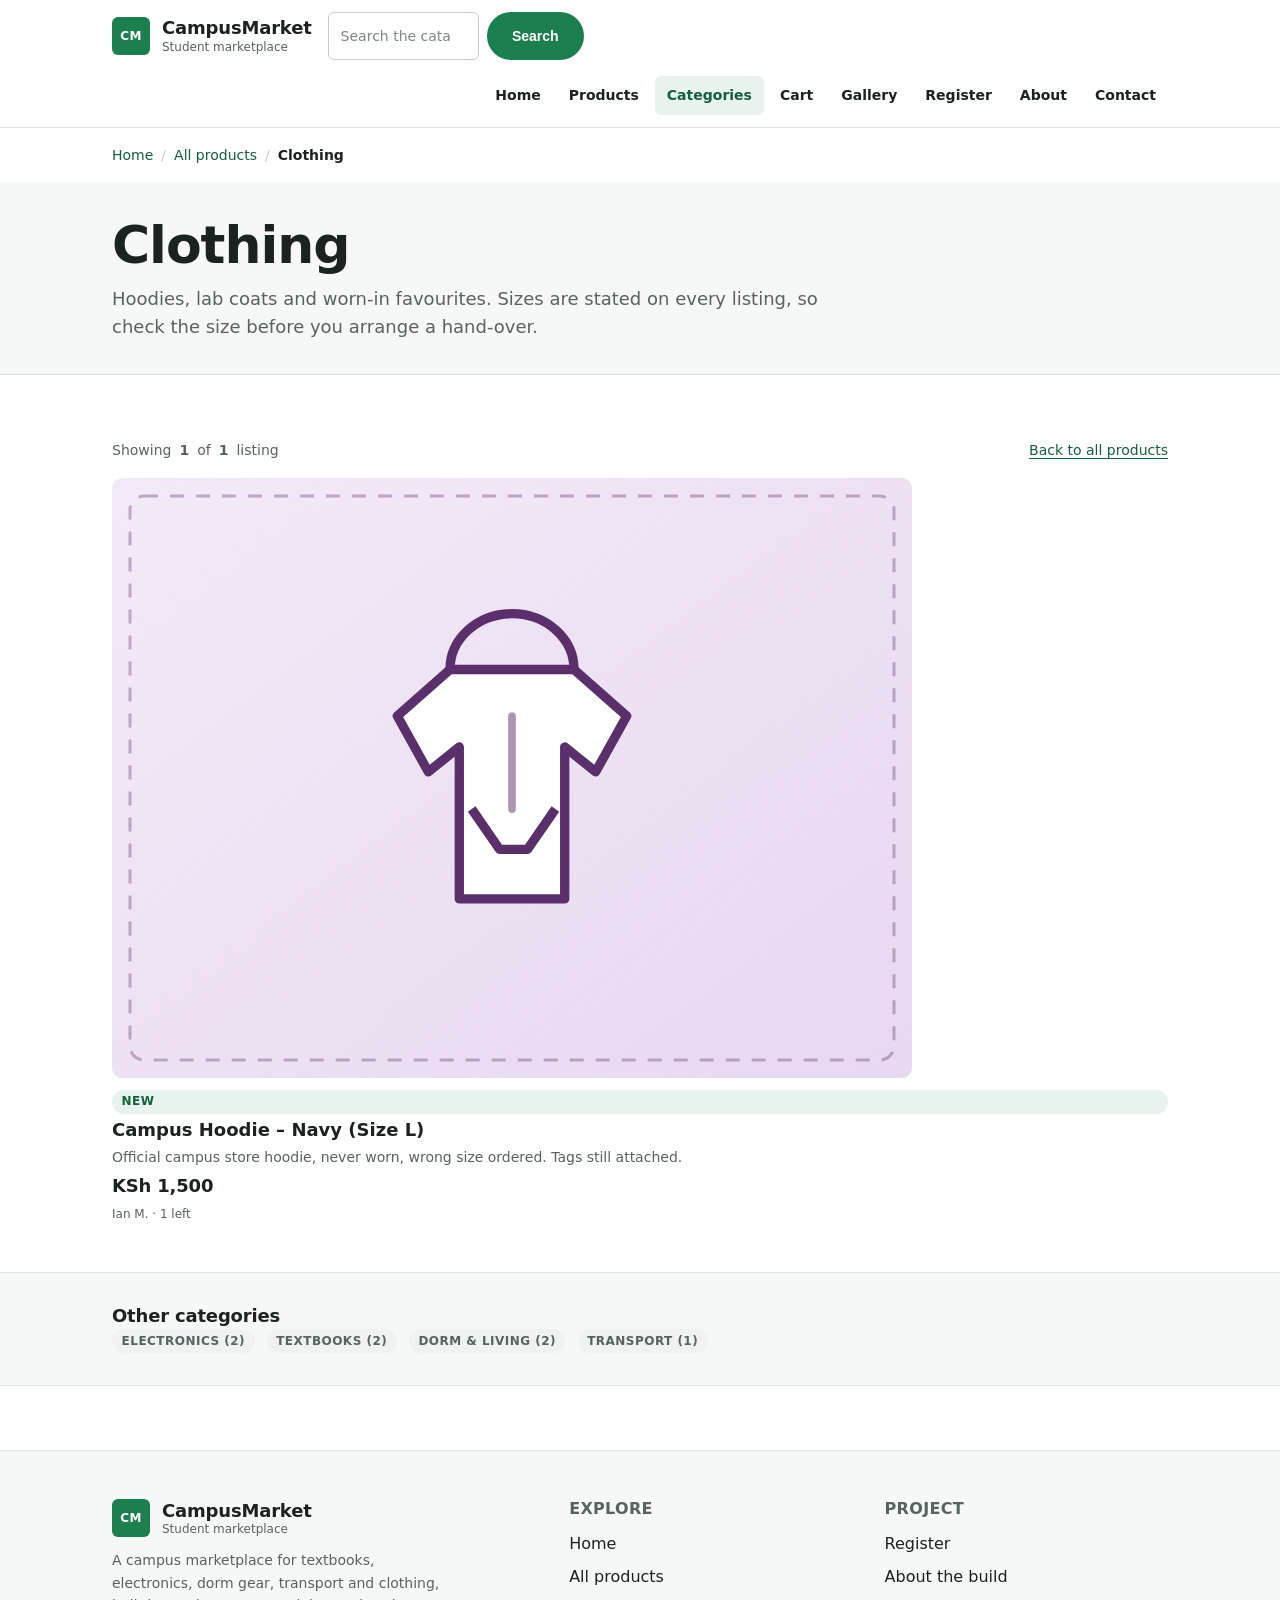
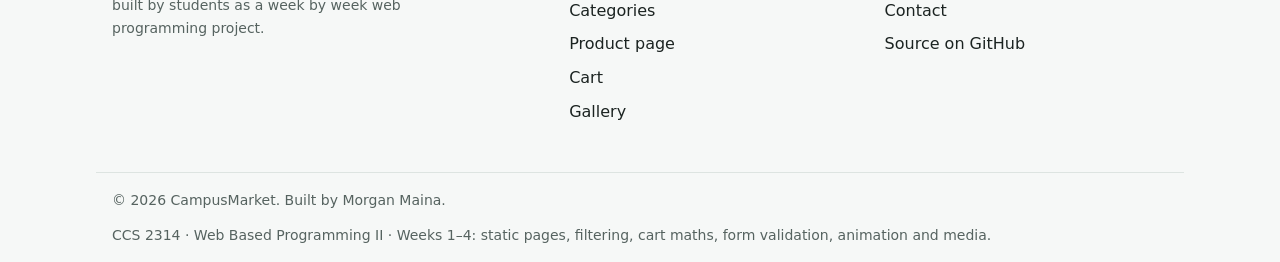
<file: category-clothing.html>
<!DOCTYPE html>
<html lang="en">
<head>
  <meta charset="utf-8">
  <meta name="viewport" content="width=device-width, initial-scale=1">
  <title>Clothing | CampusMarket</title>
  <meta name="description" content="Hoodies, lab coats and worn-in favourites listed by students on CampusMarket.">
  <link rel="stylesheet" href="css/style.css">
</head>
<body>
  <a class="skip-link" href="#main">Skip to main content</a>

  <header class="site-header">
    <div class="container site-header__inner">
      <a class="brand" href="index.html">
        <span class="brand__mark" aria-hidden="true">CM</span>
        <span>
          <span class="brand__name">CampusMarket</span>
          <span class="brand__tag">Student marketplace</span>
        </span>
      </a>

      <form class="header-search" role="search" action="products.html" method="get">
        <label class="visually-hidden" for="site-search">Search listings</label>
        <input class="input" id="site-search" name="q" type="search" placeholder="Search the catalog">
        <button class="btn btn--primary" type="submit">Search</button>
      </form>

      <nav class="site-nav" aria-label="Primary">
        <ul class="site-nav__list">
          <li><a class="site-nav__link" href="index.html">Home</a></li>
          <li><a class="site-nav__link" href="products.html">Products</a></li>
          <li><a class="site-nav__link" href="products.html#categories" aria-current="page">Categories</a></li>
          <li><a class="site-nav__link" href="cart.html">Cart</a></li>
          <li><a class="site-nav__link" href="gallery.html">Gallery</a></li>
          <li><a class="site-nav__link" href="register.html">Register</a></li>
          <li><a class="site-nav__link" href="about.html">About</a></li>
          <li><a class="site-nav__link" href="contact.html">Contact</a></li>
        </ul>
      </nav>
    </div>
  </header>

  <div class="container">
    <nav class="breadcrumb" aria-label="Breadcrumb">
      <ol class="breadcrumb__list">
        <li><a href="index.html">Home</a></li>
        <li><a href="products.html">All products</a></li>
        <li aria-current="page">Clothing</li>
      </ol>
    </nav>
  </div>

  <main id="main">
    <section class="page-head">
      <div class="container page-head__inner">
        <h1>Clothing</h1>
        <p class="lead">Hoodies, lab coats and worn-in favourites. Sizes are stated on every
          listing, so check the size before you arrange a hand-over.</p>
      </div>
    </section>

    <section class="section" aria-labelledby="listings-title">
      <div class="container">
        <h2 class="visually-hidden" id="listings-title">Clothing listings</h2>

        <div class="results-bar">
          <p>Showing <strong>1</strong> of <strong>1</strong> listing</p>
          <p><a href="products.html">Back to all products</a></p>
        </div>

        <div class="grid grid--3">
          <article class="product-card">
            <img class="media media--img" src="img/hoodie.svg" width="800" height="600" alt="Illustration of a hooded sweatshirt with a front pocket">
            <div class="product-card__body">
              <span class="chip chip--primary">New</span>
              <h3 class="product-card__title">
                <a href="product.html">Campus Hoodie &ndash; Navy (Size L)</a>
              </h3>
              <p class="product-card__excerpt">Official campus store hoodie, never worn, wrong
                size ordered. Tags still attached.</p>
              <p class="price">KSh 1,500</p>
              <p class="product-card__meta">Ian M. &middot; 1 left</p>
            </div>
          </article>
        </div>
      </div>
    </section>

    <section class="section section--tight section--surface" aria-labelledby="other-categories">
      <div class="container">
        <h2 class="title-sm" id="other-categories">Other categories</h2>
        <ul class="cluster">
          <li><a class="chip" href="category-electronics.html">Electronics (2)</a></li>
          <li><a class="chip" href="category-textbooks.html">Textbooks (2)</a></li>
          <li><a class="chip" href="category-dorm-living.html">Dorm &amp; living (2)</a></li>
          <li><a class="chip" href="category-transport.html">Transport (1)</a></li>
        </ul>
      </div>
    </section>
  </main>

  <footer class="site-footer">
    <div class="container site-footer__inner">
      <div class="site-footer__about">
        <a class="brand" href="index.html">
          <span class="brand__mark" aria-hidden="true">CM</span>
          <span>
            <span class="brand__name">CampusMarket</span>
            <span class="brand__tag">Student marketplace</span>
          </span>
        </a>
        <p>A campus marketplace for textbooks, electronics, dorm gear, transport and
          clothing, built by students as a week by week web programming project.</p>
      </div>

      <nav aria-labelledby="footer-explore">
        <h2 id="footer-explore">Explore</h2>
        <ul>
          <li><a href="index.html">Home</a></li>
          <li><a href="products.html">All products</a></li>
          <li><a href="products.html#categories">Categories</a></li>
          <li><a href="product.html">Product page</a></li>
          <li><a href="cart.html">Cart</a></li>
          <li><a href="gallery.html">Gallery</a></li>
        </ul>
      </nav>

      <nav aria-labelledby="footer-project">
        <h2 id="footer-project">Project</h2>
        <ul>
          <li><a href="register.html">Register</a></li>
          <li><a href="about.html">About the build</a></li>
          <li><a href="contact.html">Contact</a></li>
          <li><a href="https://github.com/webstar2005/campusmarket-Morgan-Maina">Source on GitHub</a></li>
        </ul>
      </nav>
    </div>

    <div class="container site-footer__bottom">
      <p>&copy; 2026 CampusMarket. Built by Morgan Maina.</p>
      <p>CCS 2314 &middot; Web Based Programming II &middot; Weeks 1&ndash;4: static pages, filtering, cart maths, form validation, animation and media.</p>
    </div>
  </footer>
</body>
</html>
</file>
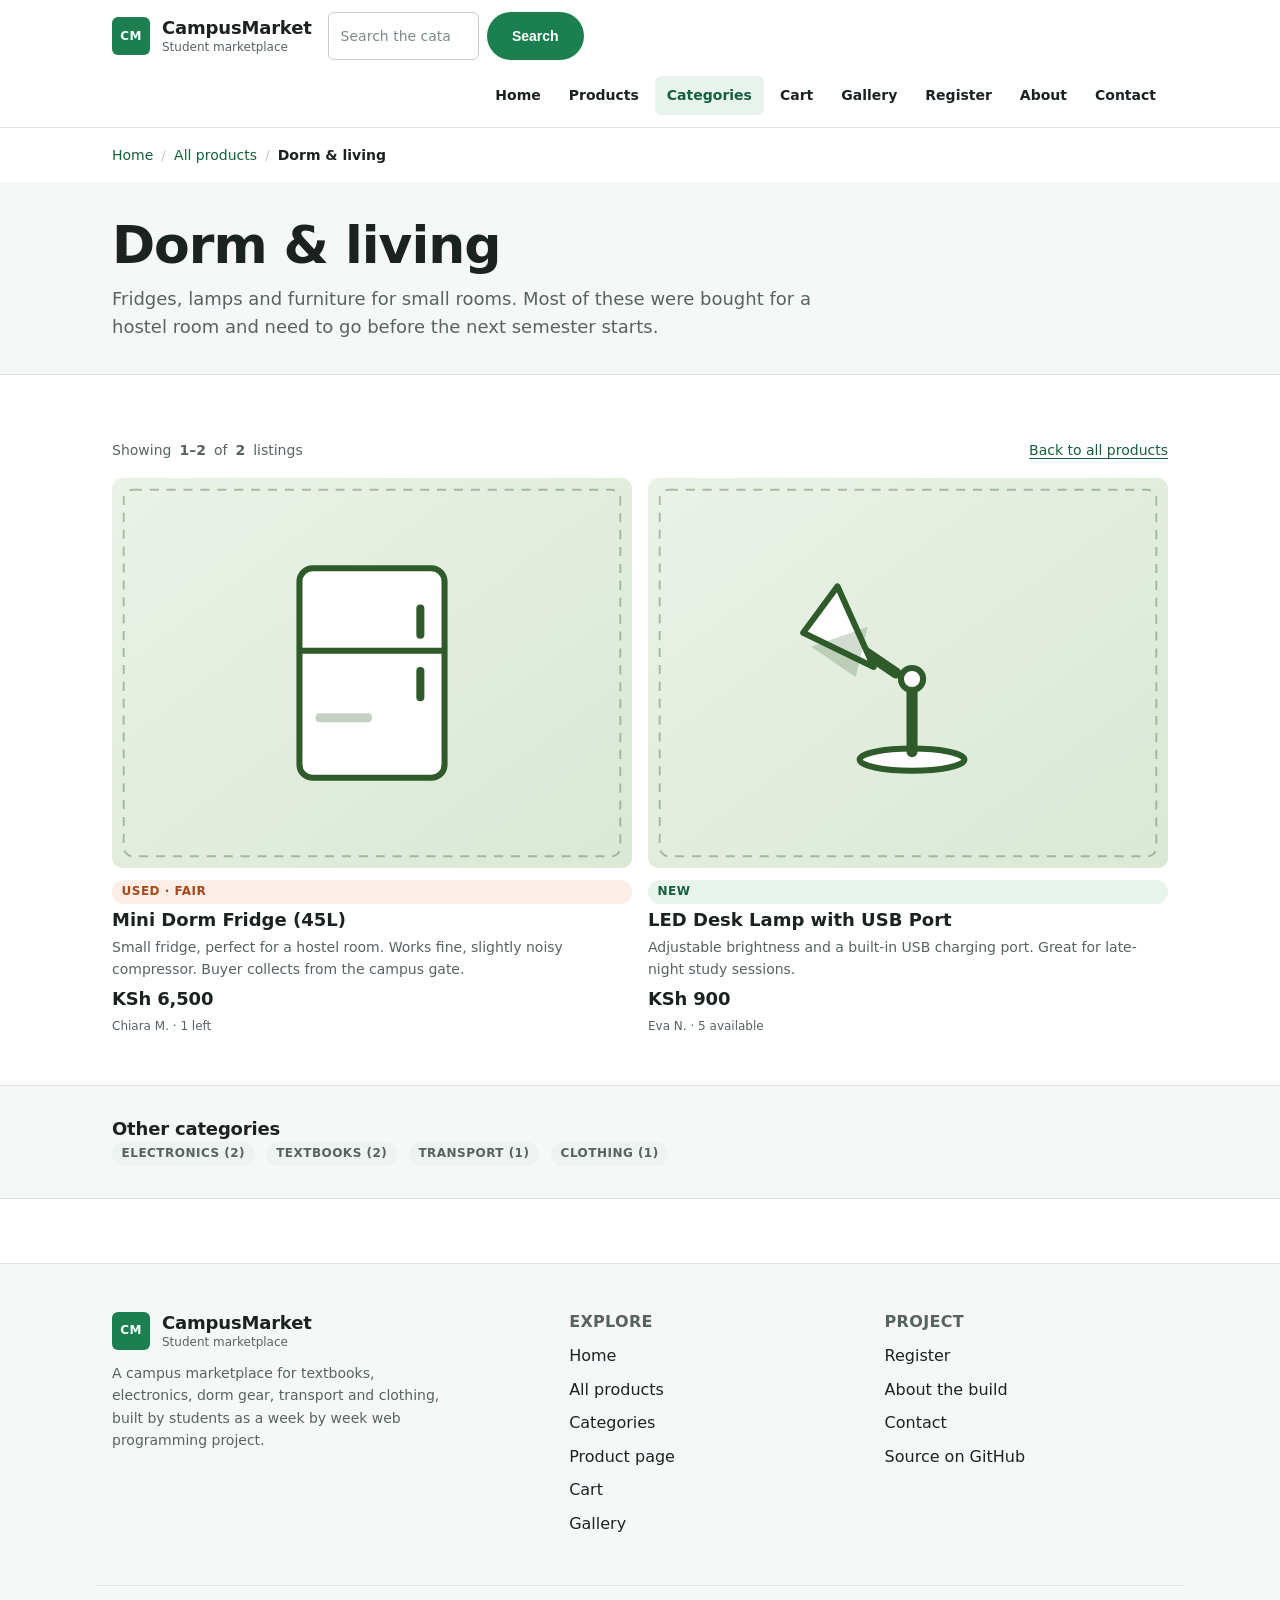
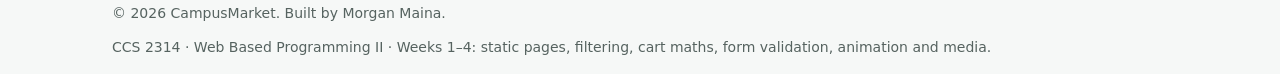
<file: category-dorm-living.html>
<!DOCTYPE html>
<html lang="en">
<head>
  <meta charset="utf-8">
  <meta name="viewport" content="width=device-width, initial-scale=1">
  <title>Dorm &amp; living | CampusMarket</title>
  <meta name="description" content="Fridges, lamps and furniture for small rooms, listed by students on CampusMarket.">
  <link rel="stylesheet" href="css/style.css">
</head>
<body>
  <a class="skip-link" href="#main">Skip to main content</a>

  <header class="site-header">
    <div class="container site-header__inner">
      <a class="brand" href="index.html">
        <span class="brand__mark" aria-hidden="true">CM</span>
        <span>
          <span class="brand__name">CampusMarket</span>
          <span class="brand__tag">Student marketplace</span>
        </span>
      </a>

      <form class="header-search" role="search" action="products.html" method="get">
        <label class="visually-hidden" for="site-search">Search listings</label>
        <input class="input" id="site-search" name="q" type="search" placeholder="Search the catalog">
        <button class="btn btn--primary" type="submit">Search</button>
      </form>

      <nav class="site-nav" aria-label="Primary">
        <ul class="site-nav__list">
          <li><a class="site-nav__link" href="index.html">Home</a></li>
          <li><a class="site-nav__link" href="products.html">Products</a></li>
          <li><a class="site-nav__link" href="products.html#categories" aria-current="page">Categories</a></li>
          <li><a class="site-nav__link" href="cart.html">Cart</a></li>
          <li><a class="site-nav__link" href="gallery.html">Gallery</a></li>
          <li><a class="site-nav__link" href="register.html">Register</a></li>
          <li><a class="site-nav__link" href="about.html">About</a></li>
          <li><a class="site-nav__link" href="contact.html">Contact</a></li>
        </ul>
      </nav>
    </div>
  </header>

  <div class="container">
    <nav class="breadcrumb" aria-label="Breadcrumb">
      <ol class="breadcrumb__list">
        <li><a href="index.html">Home</a></li>
        <li><a href="products.html">All products</a></li>
        <li aria-current="page">Dorm &amp; living</li>
      </ol>
    </nav>
  </div>

  <main id="main">
    <section class="page-head">
      <div class="container page-head__inner">
        <h1>Dorm &amp; living</h1>
        <p class="lead">Fridges, lamps and furniture for small rooms. Most of these were bought
          for a hostel room and need to go before the next semester starts.</p>
      </div>
    </section>

    <section class="section" aria-labelledby="listings-title">
      <div class="container">
        <h2 class="visually-hidden" id="listings-title">Dorm and living listings</h2>

        <div class="results-bar">
          <p>Showing <strong>1&ndash;2</strong> of <strong>2</strong> listings</p>
          <p><a href="products.html">Back to all products</a></p>
        </div>

        <div class="grid grid--3">
          <article class="product-card">
            <img class="media media--img" src="img/fridge.svg" width="800" height="600" alt="Illustration of a small upright fridge with a freezer compartment at the top">
            <div class="product-card__body">
              <span class="chip chip--sale">Used &middot; fair</span>
              <h3 class="product-card__title">
                <a href="product.html">Mini Dorm Fridge (45L)</a>
              </h3>
              <p class="product-card__excerpt">Small fridge, perfect for a hostel room. Works
                fine, slightly noisy compressor. Buyer collects from the campus gate.</p>
              <p class="price">KSh 6,500</p>
              <p class="product-card__meta">Chiara M. &middot; 1 left</p>
            </div>
          </article>

          <article class="product-card">
            <img class="media media--img" src="img/lamp.svg" width="800" height="600" alt="Illustration of a desk lamp with an angled arm and a cone shade">
            <div class="product-card__body">
              <span class="chip chip--primary">New</span>
              <h3 class="product-card__title">
                <a href="product.html">LED Desk Lamp with USB Port</a>
              </h3>
              <p class="product-card__excerpt">Adjustable brightness and a built-in USB charging
                port. Great for late-night study sessions.</p>
              <p class="price">KSh 900</p>
              <p class="product-card__meta">Eva N. &middot; 5 available</p>
            </div>
          </article>
        </div>
      </div>
    </section>

    <section class="section section--tight section--surface" aria-labelledby="other-categories">
      <div class="container">
        <h2 class="title-sm" id="other-categories">Other categories</h2>
        <ul class="cluster">
          <li><a class="chip" href="category-electronics.html">Electronics (2)</a></li>
          <li><a class="chip" href="category-textbooks.html">Textbooks (2)</a></li>
          <li><a class="chip" href="category-transport.html">Transport (1)</a></li>
          <li><a class="chip" href="category-clothing.html">Clothing (1)</a></li>
        </ul>
      </div>
    </section>
  </main>

  <footer class="site-footer">
    <div class="container site-footer__inner">
      <div class="site-footer__about">
        <a class="brand" href="index.html">
          <span class="brand__mark" aria-hidden="true">CM</span>
          <span>
            <span class="brand__name">CampusMarket</span>
            <span class="brand__tag">Student marketplace</span>
          </span>
        </a>
        <p>A campus marketplace for textbooks, electronics, dorm gear, transport and
          clothing, built by students as a week by week web programming project.</p>
      </div>

      <nav aria-labelledby="footer-explore">
        <h2 id="footer-explore">Explore</h2>
        <ul>
          <li><a href="index.html">Home</a></li>
          <li><a href="products.html">All products</a></li>
          <li><a href="products.html#categories">Categories</a></li>
          <li><a href="product.html">Product page</a></li>
          <li><a href="cart.html">Cart</a></li>
          <li><a href="gallery.html">Gallery</a></li>
        </ul>
      </nav>

      <nav aria-labelledby="footer-project">
        <h2 id="footer-project">Project</h2>
        <ul>
          <li><a href="register.html">Register</a></li>
          <li><a href="about.html">About the build</a></li>
          <li><a href="contact.html">Contact</a></li>
          <li><a href="https://github.com/webstar2005/campusmarket-Morgan-Maina">Source on GitHub</a></li>
        </ul>
      </nav>
    </div>

    <div class="container site-footer__bottom">
      <p>&copy; 2026 CampusMarket. Built by Morgan Maina.</p>
      <p>CCS 2314 &middot; Web Based Programming II &middot; Weeks 1&ndash;4: static pages, filtering, cart maths, form validation, animation and media.</p>
    </div>
  </footer>
</body>
</html>
</file>
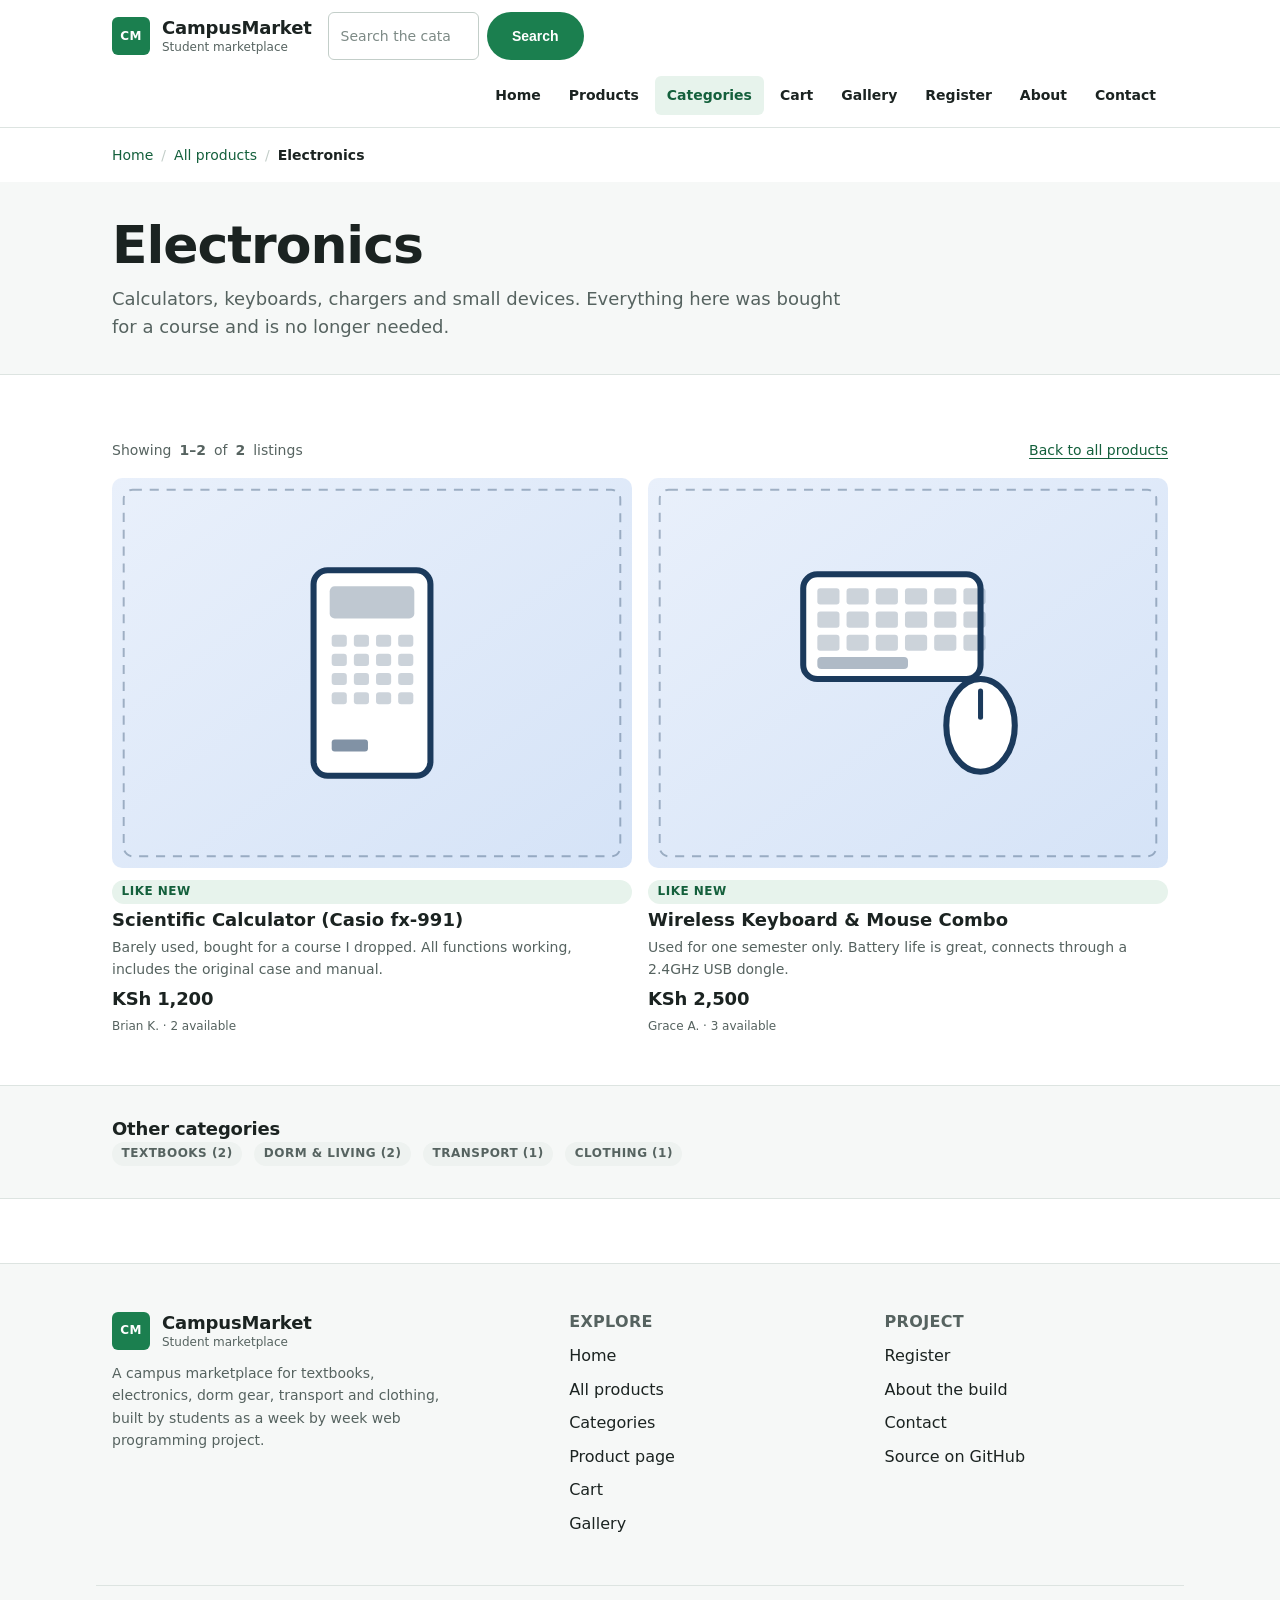
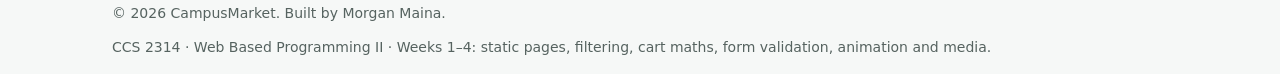
<file: category-electronics.html>
<!DOCTYPE html>
<html lang="en">
<head>
  <meta charset="utf-8">
  <meta name="viewport" content="width=device-width, initial-scale=1">
  <title>Electronics | CampusMarket</title>
  <meta name="description" content="Calculators, keyboards, chargers and small devices listed by students on CampusMarket.">
  <link rel="stylesheet" href="css/style.css">
</head>
<body>
  <a class="skip-link" href="#main">Skip to main content</a>

  <header class="site-header">
    <div class="container site-header__inner">
      <a class="brand" href="index.html">
        <span class="brand__mark" aria-hidden="true">CM</span>
        <span>
          <span class="brand__name">CampusMarket</span>
          <span class="brand__tag">Student marketplace</span>
        </span>
      </a>

      <form class="header-search" role="search" action="products.html" method="get">
        <label class="visually-hidden" for="site-search">Search listings</label>
        <input class="input" id="site-search" name="q" type="search" placeholder="Search the catalog">
        <button class="btn btn--primary" type="submit">Search</button>
      </form>

      <nav class="site-nav" aria-label="Primary">
        <ul class="site-nav__list">
          <li><a class="site-nav__link" href="index.html">Home</a></li>
          <li><a class="site-nav__link" href="products.html">Products</a></li>
          <li><a class="site-nav__link" href="products.html#categories" aria-current="page">Categories</a></li>
          <li><a class="site-nav__link" href="cart.html">Cart</a></li>
          <li><a class="site-nav__link" href="gallery.html">Gallery</a></li>
          <li><a class="site-nav__link" href="register.html">Register</a></li>
          <li><a class="site-nav__link" href="about.html">About</a></li>
          <li><a class="site-nav__link" href="contact.html">Contact</a></li>
        </ul>
      </nav>
    </div>
  </header>

  <div class="container">
    <nav class="breadcrumb" aria-label="Breadcrumb">
      <ol class="breadcrumb__list">
        <li><a href="index.html">Home</a></li>
        <li><a href="products.html">All products</a></li>
        <li aria-current="page">Electronics</li>
      </ol>
    </nav>
  </div>

  <main id="main">
    <section class="page-head">
      <div class="container page-head__inner">
        <h1>Electronics</h1>
        <p class="lead">Calculators, keyboards, chargers and small devices. Everything here
          was bought for a course and is no longer needed.</p>
      </div>
    </section>

    <section class="section" aria-labelledby="listings-title">
      <div class="container">
        <h2 class="visually-hidden" id="listings-title">Electronics listings</h2>

        <div class="results-bar">
          <p>Showing <strong>1&ndash;2</strong> of <strong>2</strong> listings</p>
          <p><a href="products.html">Back to all products</a></p>
        </div>

        <div class="grid grid--3">
          <article class="product-card">
            <img class="media media--img" src="img/calculator.svg" width="800" height="600" alt="Illustration of a scientific calculator showing a display and a keypad of keys">
            <div class="product-card__body">
              <span class="chip chip--primary">Like new</span>
              <h3 class="product-card__title">
                <a href="product.html">Scientific Calculator (Casio fx-991)</a>
              </h3>
              <p class="product-card__excerpt">Barely used, bought for a course I dropped. All
                functions working, includes the original case and manual.</p>
              <p class="price">KSh 1,200</p>
              <p class="product-card__meta">Brian K. &middot; 2 available</p>
            </div>
          </article>

          <article class="product-card">
            <img class="media media--img" src="img/keyboard.svg" width="800" height="600" alt="Illustration of a wireless keyboard beside a matching mouse">
            <div class="product-card__body">
              <span class="chip chip--primary">Like new</span>
              <h3 class="product-card__title">
                <a href="product.html">Wireless Keyboard &amp; Mouse Combo</a>
              </h3>
              <p class="product-card__excerpt">Used for one semester only. Battery life is great,
                connects through a 2.4GHz USB dongle.</p>
              <p class="price">KSh 2,500</p>
              <p class="product-card__meta">Grace A. &middot; 3 available</p>
            </div>
          </article>
        </div>
      </div>
    </section>

    <section class="section section--tight section--surface" aria-labelledby="other-categories">
      <div class="container">
        <h2 class="title-sm" id="other-categories">Other categories</h2>
        <ul class="cluster">
          <li><a class="chip" href="category-textbooks.html">Textbooks (2)</a></li>
          <li><a class="chip" href="category-dorm-living.html">Dorm &amp; living (2)</a></li>
          <li><a class="chip" href="category-transport.html">Transport (1)</a></li>
          <li><a class="chip" href="category-clothing.html">Clothing (1)</a></li>
        </ul>
      </div>
    </section>
  </main>

  <footer class="site-footer">
    <div class="container site-footer__inner">
      <div class="site-footer__about">
        <a class="brand" href="index.html">
          <span class="brand__mark" aria-hidden="true">CM</span>
          <span>
            <span class="brand__name">CampusMarket</span>
            <span class="brand__tag">Student marketplace</span>
          </span>
        </a>
        <p>A campus marketplace for textbooks, electronics, dorm gear, transport and
          clothing, built by students as a week by week web programming project.</p>
      </div>

      <nav aria-labelledby="footer-explore">
        <h2 id="footer-explore">Explore</h2>
        <ul>
          <li><a href="index.html">Home</a></li>
          <li><a href="products.html">All products</a></li>
          <li><a href="products.html#categories">Categories</a></li>
          <li><a href="product.html">Product page</a></li>
          <li><a href="cart.html">Cart</a></li>
          <li><a href="gallery.html">Gallery</a></li>
        </ul>
      </nav>

      <nav aria-labelledby="footer-project">
        <h2 id="footer-project">Project</h2>
        <ul>
          <li><a href="register.html">Register</a></li>
          <li><a href="about.html">About the build</a></li>
          <li><a href="contact.html">Contact</a></li>
          <li><a href="https://github.com/webstar2005/campusmarket-Morgan-Maina">Source on GitHub</a></li>
        </ul>
      </nav>
    </div>

    <div class="container site-footer__bottom">
      <p>&copy; 2026 CampusMarket. Built by Morgan Maina.</p>
      <p>CCS 2314 &middot; Web Based Programming II &middot; Weeks 1&ndash;4: static pages, filtering, cart maths, form validation, animation and media.</p>
    </div>
  </footer>
</body>
</html>
</file>
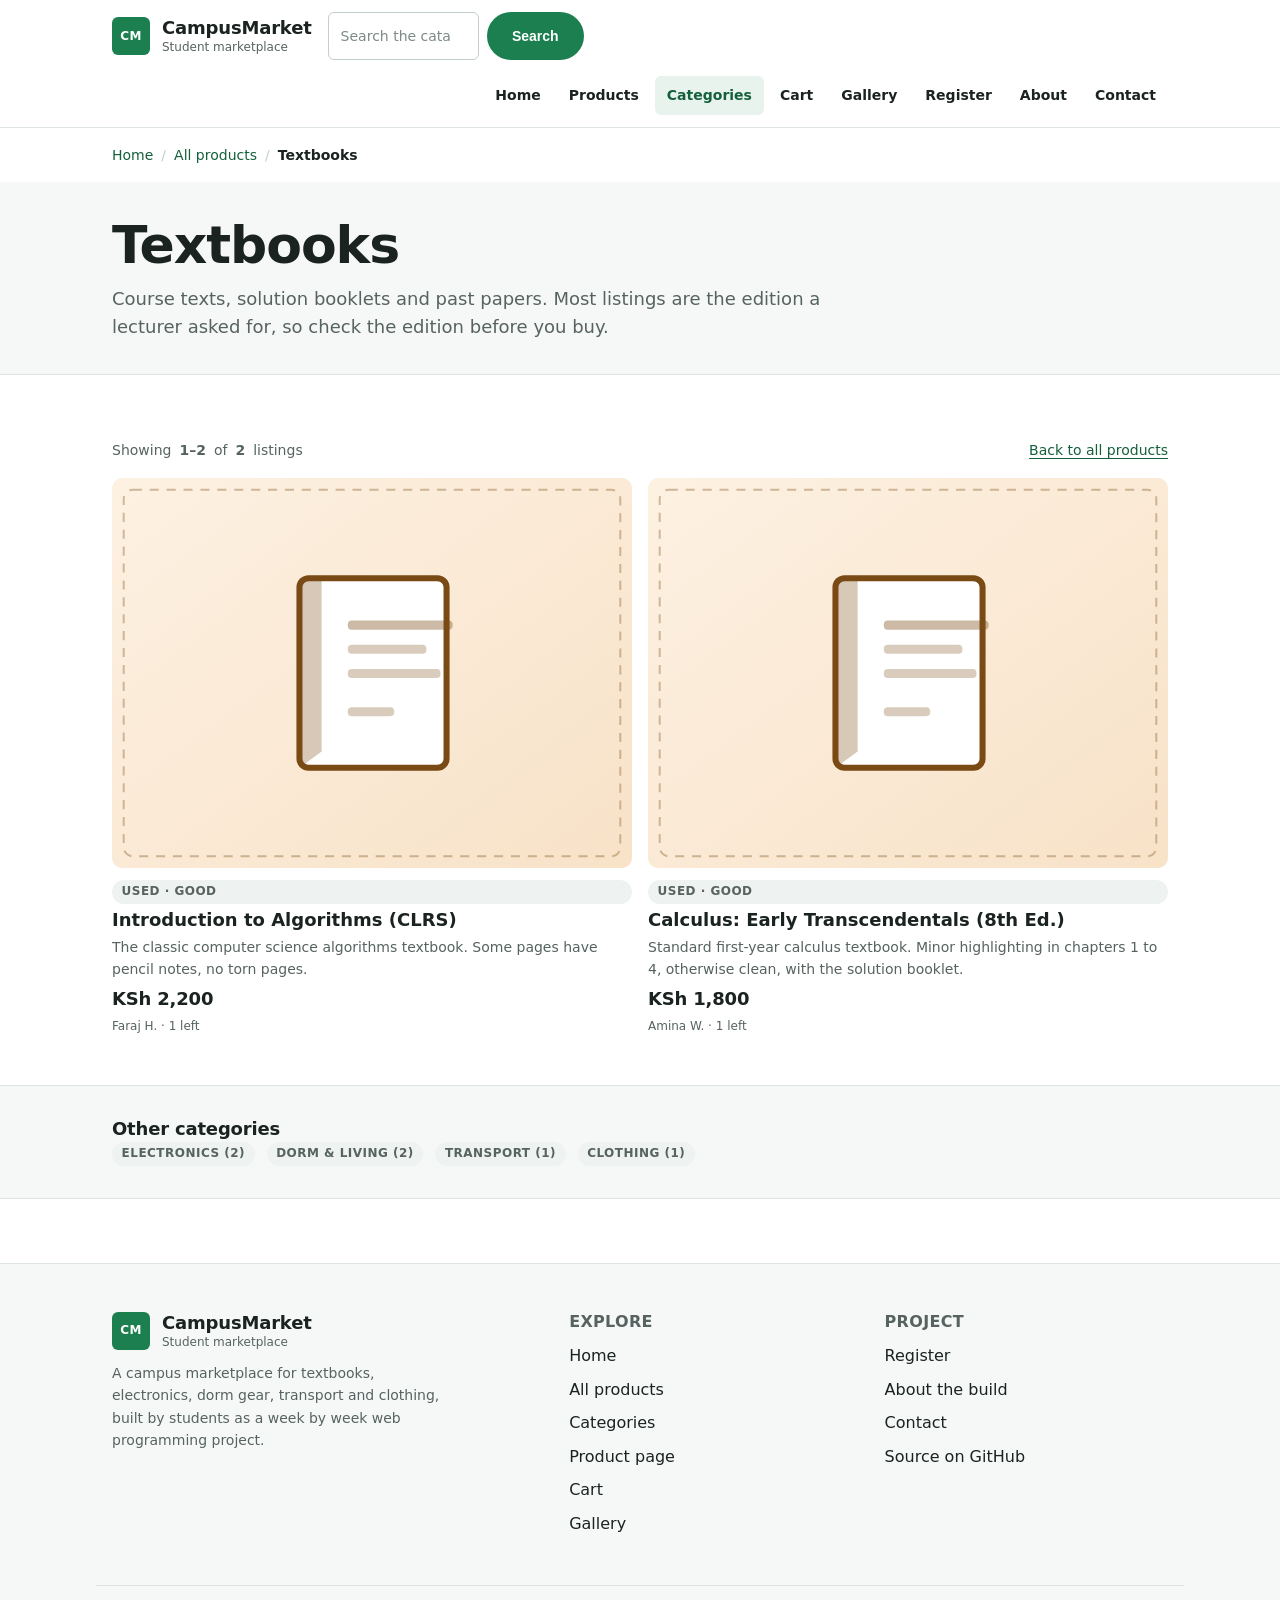
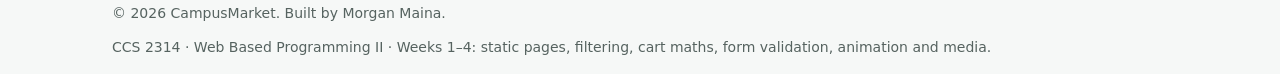
<file: category-textbooks.html>
<!DOCTYPE html>
<html lang="en">
<head>
  <meta charset="utf-8">
  <meta name="viewport" content="width=device-width, initial-scale=1">
  <title>Textbooks | CampusMarket</title>
  <meta name="description" content="Course texts, solution booklets and past papers listed by students on CampusMarket.">
  <link rel="stylesheet" href="css/style.css">
</head>
<body>
  <a class="skip-link" href="#main">Skip to main content</a>

  <header class="site-header">
    <div class="container site-header__inner">
      <a class="brand" href="index.html">
        <span class="brand__mark" aria-hidden="true">CM</span>
        <span>
          <span class="brand__name">CampusMarket</span>
          <span class="brand__tag">Student marketplace</span>
        </span>
      </a>

      <form class="header-search" role="search" action="products.html" method="get">
        <label class="visually-hidden" for="site-search">Search listings</label>
        <input class="input" id="site-search" name="q" type="search" placeholder="Search the catalog">
        <button class="btn btn--primary" type="submit">Search</button>
      </form>

      <nav class="site-nav" aria-label="Primary">
        <ul class="site-nav__list">
          <li><a class="site-nav__link" href="index.html">Home</a></li>
          <li><a class="site-nav__link" href="products.html">Products</a></li>
          <li><a class="site-nav__link" href="products.html#categories" aria-current="page">Categories</a></li>
          <li><a class="site-nav__link" href="cart.html">Cart</a></li>
          <li><a class="site-nav__link" href="gallery.html">Gallery</a></li>
          <li><a class="site-nav__link" href="register.html">Register</a></li>
          <li><a class="site-nav__link" href="about.html">About</a></li>
          <li><a class="site-nav__link" href="contact.html">Contact</a></li>
        </ul>
      </nav>
    </div>
  </header>

  <div class="container">
    <nav class="breadcrumb" aria-label="Breadcrumb">
      <ol class="breadcrumb__list">
        <li><a href="index.html">Home</a></li>
        <li><a href="products.html">All products</a></li>
        <li aria-current="page">Textbooks</li>
      </ol>
    </nav>
  </div>

  <main id="main">
    <section class="page-head">
      <div class="container page-head__inner">
        <h1>Textbooks</h1>
        <p class="lead">Course texts, solution booklets and past papers. Most listings are the
          edition a lecturer asked for, so check the edition before you buy.</p>
      </div>
    </section>

    <section class="section" aria-labelledby="listings-title">
      <div class="container">
        <h2 class="visually-hidden" id="listings-title">Textbook listings</h2>

        <div class="results-bar">
          <p>Showing <strong>1&ndash;2</strong> of <strong>2</strong> listings</p>
          <p><a href="products.html">Back to all products</a></p>
        </div>

        <div class="grid grid--3">
          <article class="product-card">
            <img class="media media--img" src="img/algorithms.svg" width="800" height="600" alt="Illustration of a thick hardback book seen from the front">
            <div class="product-card__body">
              <span class="chip">Used &middot; good</span>
              <h3 class="product-card__title">
                <a href="product.html">Introduction to Algorithms (CLRS)</a>
              </h3>
              <p class="product-card__excerpt">The classic computer science algorithms textbook.
                Some pages have pencil notes, no torn pages.</p>
              <p class="price">KSh 2,200</p>
              <p class="product-card__meta">Faraj H. &middot; 1 left</p>
            </div>
          </article>

          <article class="product-card">
            <img class="media media--img" src="img/algorithms.svg" width="800" height="600" alt="Illustration of a thick hardback book seen from the front">
            <div class="product-card__body">
              <span class="chip">Used &middot; good</span>
              <h3 class="product-card__title">
                <a href="product.html">Calculus: Early Transcendentals (8th Ed.)</a>
              </h3>
              <p class="product-card__excerpt">Standard first-year calculus textbook. Minor
                highlighting in chapters 1 to 4, otherwise clean, with the solution booklet.</p>
              <p class="price">KSh 1,800</p>
              <p class="product-card__meta">Amina W. &middot; 1 left</p>
            </div>
          </article>
        </div>
      </div>
    </section>

    <section class="section section--tight section--surface" aria-labelledby="other-categories">
      <div class="container">
        <h2 class="title-sm" id="other-categories">Other categories</h2>
        <ul class="cluster">
          <li><a class="chip" href="category-electronics.html">Electronics (2)</a></li>
          <li><a class="chip" href="category-dorm-living.html">Dorm &amp; living (2)</a></li>
          <li><a class="chip" href="category-transport.html">Transport (1)</a></li>
          <li><a class="chip" href="category-clothing.html">Clothing (1)</a></li>
        </ul>
      </div>
    </section>
  </main>

  <footer class="site-footer">
    <div class="container site-footer__inner">
      <div class="site-footer__about">
        <a class="brand" href="index.html">
          <span class="brand__mark" aria-hidden="true">CM</span>
          <span>
            <span class="brand__name">CampusMarket</span>
            <span class="brand__tag">Student marketplace</span>
          </span>
        </a>
        <p>A campus marketplace for textbooks, electronics, dorm gear, transport and
          clothing, built by students as a week by week web programming project.</p>
      </div>

      <nav aria-labelledby="footer-explore">
        <h2 id="footer-explore">Explore</h2>
        <ul>
          <li><a href="index.html">Home</a></li>
          <li><a href="products.html">All products</a></li>
          <li><a href="products.html#categories">Categories</a></li>
          <li><a href="product.html">Product page</a></li>
          <li><a href="cart.html">Cart</a></li>
          <li><a href="gallery.html">Gallery</a></li>
        </ul>
      </nav>

      <nav aria-labelledby="footer-project">
        <h2 id="footer-project">Project</h2>
        <ul>
          <li><a href="register.html">Register</a></li>
          <li><a href="about.html">About the build</a></li>
          <li><a href="contact.html">Contact</a></li>
          <li><a href="https://github.com/webstar2005/campusmarket-Morgan-Maina">Source on GitHub</a></li>
        </ul>
      </nav>
    </div>

    <div class="container site-footer__bottom">
      <p>&copy; 2026 CampusMarket. Built by Morgan Maina.</p>
      <p>CCS 2314 &middot; Web Based Programming II &middot; Weeks 1&ndash;4: static pages, filtering, cart maths, form validation, animation and media.</p>
    </div>
  </footer>
</body>
</html>
</file>
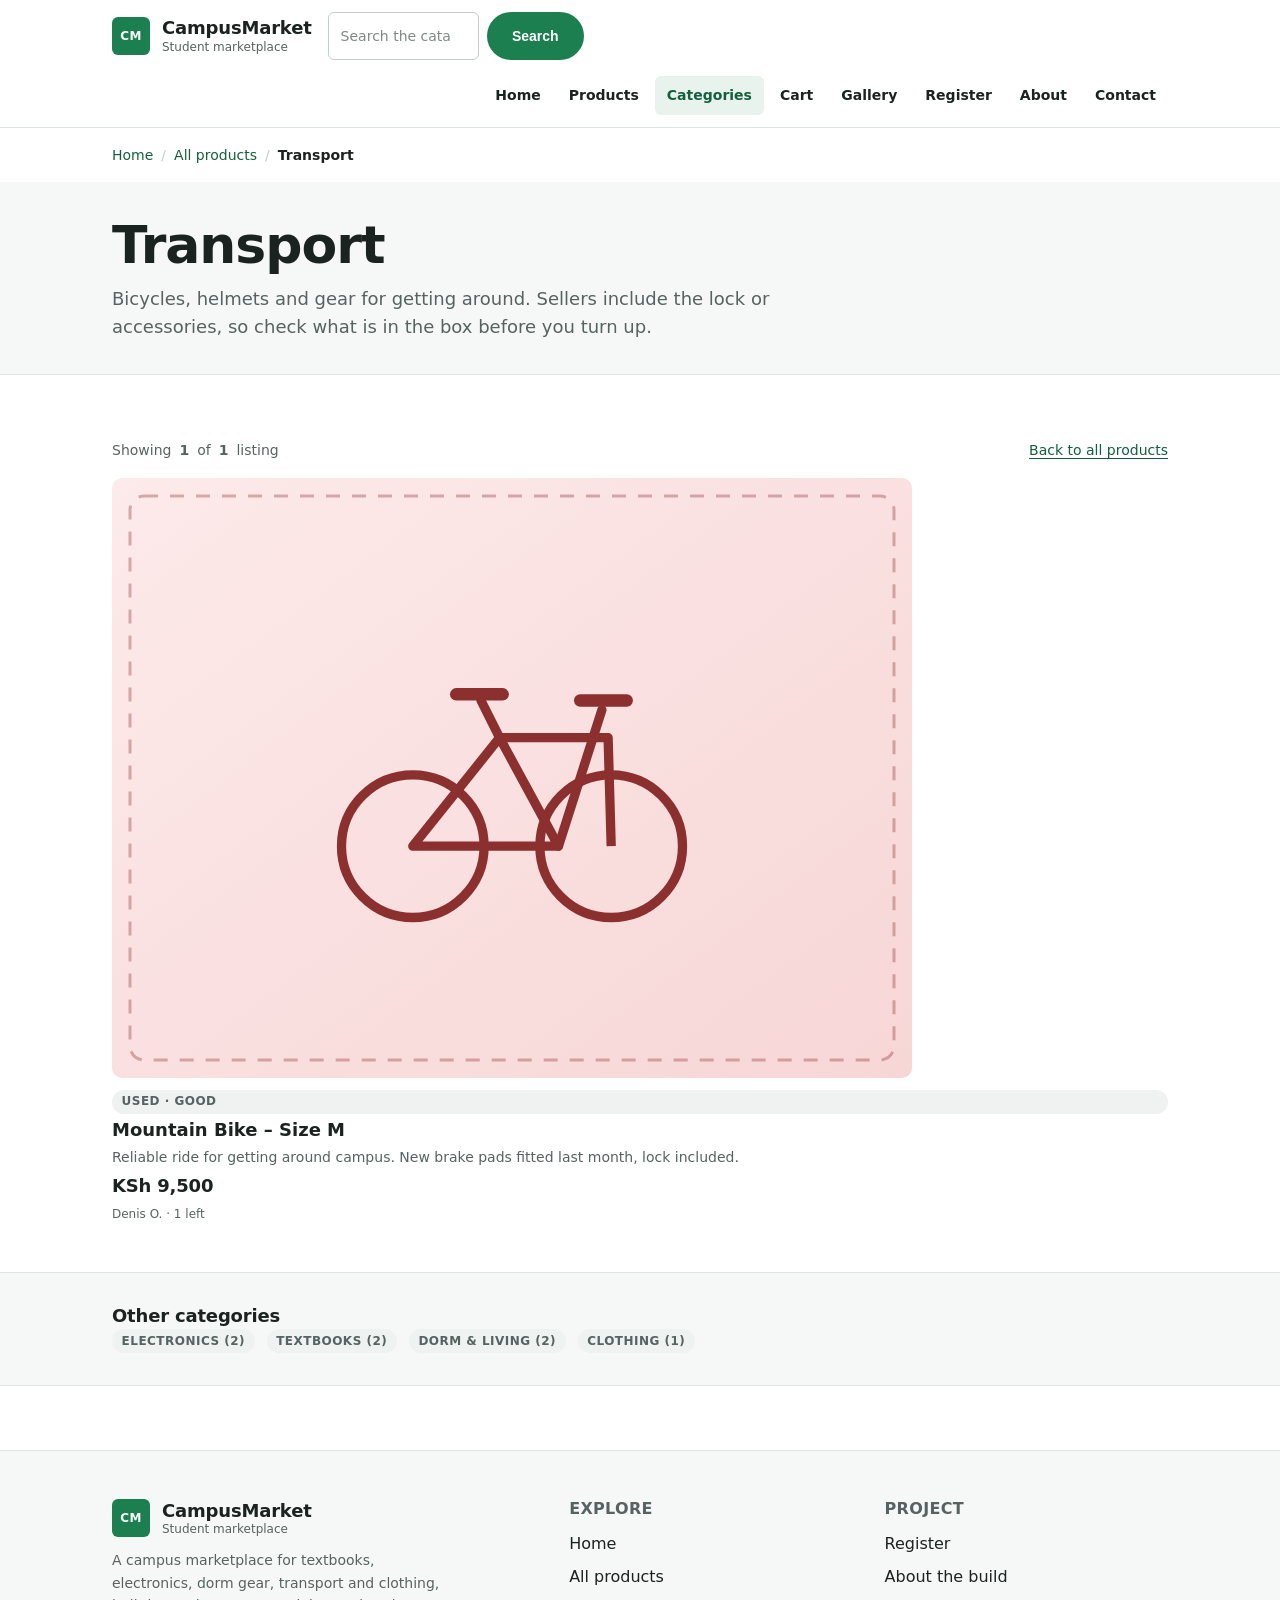
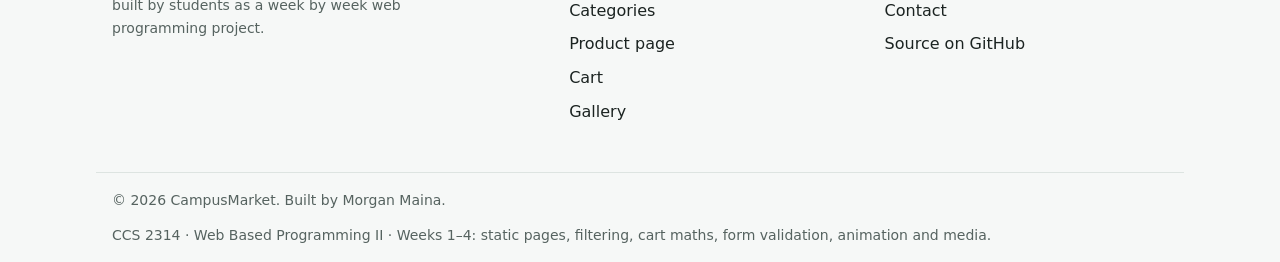
<file: category-transport.html>
<!DOCTYPE html>
<html lang="en">
<head>
  <meta charset="utf-8">
  <meta name="viewport" content="width=device-width, initial-scale=1">
  <title>Transport | CampusMarket</title>
  <meta name="description" content="Bicycles, helmets and gear for getting around campus, listed by students on CampusMarket.">
  <link rel="stylesheet" href="css/style.css">
</head>
<body>
  <a class="skip-link" href="#main">Skip to main content</a>

  <header class="site-header">
    <div class="container site-header__inner">
      <a class="brand" href="index.html">
        <span class="brand__mark" aria-hidden="true">CM</span>
        <span>
          <span class="brand__name">CampusMarket</span>
          <span class="brand__tag">Student marketplace</span>
        </span>
      </a>

      <form class="header-search" role="search" action="products.html" method="get">
        <label class="visually-hidden" for="site-search">Search listings</label>
        <input class="input" id="site-search" name="q" type="search" placeholder="Search the catalog">
        <button class="btn btn--primary" type="submit">Search</button>
      </form>

      <nav class="site-nav" aria-label="Primary">
        <ul class="site-nav__list">
          <li><a class="site-nav__link" href="index.html">Home</a></li>
          <li><a class="site-nav__link" href="products.html">Products</a></li>
          <li><a class="site-nav__link" href="products.html#categories" aria-current="page">Categories</a></li>
          <li><a class="site-nav__link" href="cart.html">Cart</a></li>
          <li><a class="site-nav__link" href="gallery.html">Gallery</a></li>
          <li><a class="site-nav__link" href="register.html">Register</a></li>
          <li><a class="site-nav__link" href="about.html">About</a></li>
          <li><a class="site-nav__link" href="contact.html">Contact</a></li>
        </ul>
      </nav>
    </div>
  </header>

  <div class="container">
    <nav class="breadcrumb" aria-label="Breadcrumb">
      <ol class="breadcrumb__list">
        <li><a href="index.html">Home</a></li>
        <li><a href="products.html">All products</a></li>
        <li aria-current="page">Transport</li>
      </ol>
    </nav>
  </div>

  <main id="main">
    <section class="page-head">
      <div class="container page-head__inner">
        <h1>Transport</h1>
        <p class="lead">Bicycles, helmets and gear for getting around. Sellers include the
          lock or accessories, so check what is in the box before you turn up.</p>
      </div>
    </section>

    <section class="section" aria-labelledby="listings-title">
      <div class="container">
        <h2 class="visually-hidden" id="listings-title">Transport listings</h2>

        <div class="results-bar">
          <p>Showing <strong>1</strong> of <strong>1</strong> listing</p>
          <p><a href="products.html">Back to all products</a></p>
        </div>

        <div class="grid grid--3">
          <article class="product-card">
            <img class="media media--img" src="img/bike.svg" width="800" height="600" alt="Illustration of a mountain bike with two wheels and a triangular frame">
            <div class="product-card__body">
              <span class="chip">Used &middot; good</span>
              <h3 class="product-card__title">
                <a href="product.html">Mountain Bike &ndash; Size M</a>
              </h3>
              <p class="product-card__excerpt">Reliable ride for getting around campus. New brake
                pads fitted last month, lock included.</p>
              <p class="price">KSh 9,500</p>
              <p class="product-card__meta">Denis O. &middot; 1 left</p>
            </div>
          </article>
        </div>
      </div>
    </section>

    <section class="section section--tight section--surface" aria-labelledby="other-categories">
      <div class="container">
        <h2 class="title-sm" id="other-categories">Other categories</h2>
        <ul class="cluster">
          <li><a class="chip" href="category-electronics.html">Electronics (2)</a></li>
          <li><a class="chip" href="category-textbooks.html">Textbooks (2)</a></li>
          <li><a class="chip" href="category-dorm-living.html">Dorm &amp; living (2)</a></li>
          <li><a class="chip" href="category-clothing.html">Clothing (1)</a></li>
        </ul>
      </div>
    </section>
  </main>

  <footer class="site-footer">
    <div class="container site-footer__inner">
      <div class="site-footer__about">
        <a class="brand" href="index.html">
          <span class="brand__mark" aria-hidden="true">CM</span>
          <span>
            <span class="brand__name">CampusMarket</span>
            <span class="brand__tag">Student marketplace</span>
          </span>
        </a>
        <p>A campus marketplace for textbooks, electronics, dorm gear, transport and
          clothing, built by students as a week by week web programming project.</p>
      </div>

      <nav aria-labelledby="footer-explore">
        <h2 id="footer-explore">Explore</h2>
        <ul>
          <li><a href="index.html">Home</a></li>
          <li><a href="products.html">All products</a></li>
          <li><a href="products.html#categories">Categories</a></li>
          <li><a href="product.html">Product page</a></li>
          <li><a href="cart.html">Cart</a></li>
          <li><a href="gallery.html">Gallery</a></li>
        </ul>
      </nav>

      <nav aria-labelledby="footer-project">
        <h2 id="footer-project">Project</h2>
        <ul>
          <li><a href="register.html">Register</a></li>
          <li><a href="about.html">About the build</a></li>
          <li><a href="contact.html">Contact</a></li>
          <li><a href="https://github.com/webstar2005/campusmarket-Morgan-Maina">Source on GitHub</a></li>
        </ul>
      </nav>
    </div>

    <div class="container site-footer__bottom">
      <p>&copy; 2026 CampusMarket. Built by Morgan Maina.</p>
      <p>CCS 2314 &middot; Web Based Programming II &middot; Weeks 1&ndash;4: static pages, filtering, cart maths, form validation, animation and media.</p>
    </div>
  </footer>
</body>
</html>
</file>
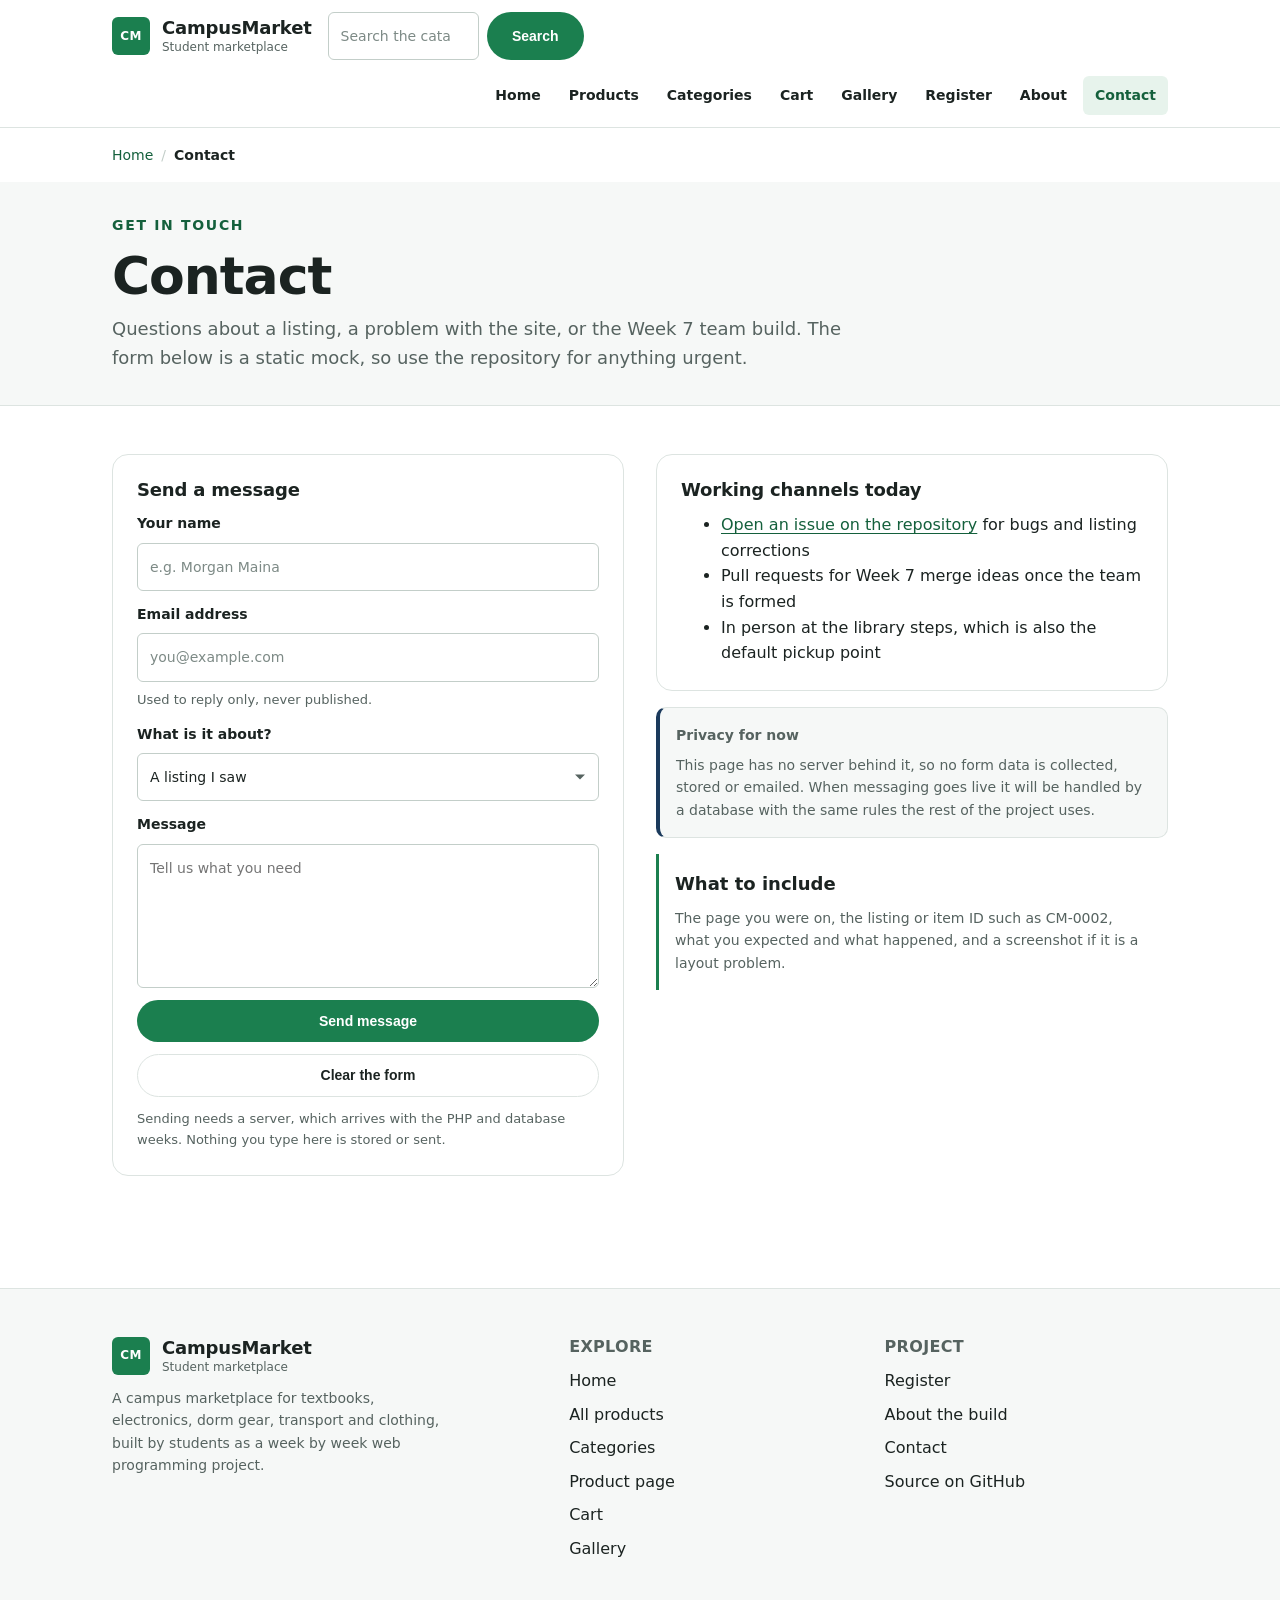
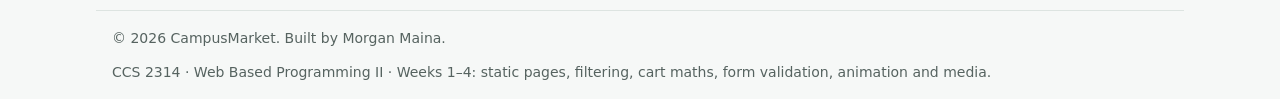
<file: contact.html>
<!DOCTYPE html>
<html lang="en">
<head>
  <meta charset="utf-8">
  <meta name="viewport" content="width=device-width, initial-scale=1">
  <title>Contact | CampusMarket</title>
  <meta name="description" content="Contact the CampusMarket project about a listing, a problem with the site, or the Week 7 team build.">
  <link rel="stylesheet" href="css/style.css">
</head>
<body>
  <a class="skip-link" href="#main">Skip to main content</a>

  <header class="site-header">
    <div class="container site-header__inner">
      <a class="brand" href="index.html">
        <span class="brand__mark" aria-hidden="true">CM</span>
        <span>
          <span class="brand__name">CampusMarket</span>
          <span class="brand__tag">Student marketplace</span>
        </span>
      </a>

      <form class="header-search" role="search" action="products.html" method="get">
        <label class="visually-hidden" for="site-search">Search listings</label>
        <input class="input" id="site-search" name="q" type="search" placeholder="Search the catalog">
        <button class="btn btn--primary" type="submit">Search</button>
      </form>

      <nav class="site-nav" aria-label="Primary">
        <ul class="site-nav__list">
          <li><a class="site-nav__link" href="index.html">Home</a></li>
          <li><a class="site-nav__link" href="products.html">Products</a></li>
          <li><a class="site-nav__link" href="products.html#categories">Categories</a></li>
          <li><a class="site-nav__link" href="cart.html">Cart</a></li>
          <li><a class="site-nav__link" href="gallery.html">Gallery</a></li>
          <li><a class="site-nav__link" href="register.html">Register</a></li>
          <li><a class="site-nav__link" href="about.html">About</a></li>
          <li><a class="site-nav__link" href="contact.html" aria-current="page">Contact</a></li>
        </ul>
      </nav>
    </div>
  </header>

  <div class="container">
    <nav class="breadcrumb" aria-label="Breadcrumb">
      <ol class="breadcrumb__list">
        <li><a href="index.html">Home</a></li>
        <li aria-current="page">Contact</li>
      </ol>
    </nav>
  </div>

  <main id="main">
    <section class="page-head">
      <div class="container page-head__inner">
        <p class="eyebrow">Get in touch</p>
        <h1>Contact</h1>
        <p class="lead">Questions about a listing, a problem with the site, or the Week 7 team
          build. The form below is a static mock, so use the repository for anything urgent.</p>
      </div>
    </section>

    <section class="section" aria-labelledby="form-title">
      <div class="container">
        <div class="product-layout">
          <form class="card" action="contact.html" method="get" aria-labelledby="form-title">
            <h2 class="card__title" id="form-title">Send a message</h2>

            <div class="field">
              <label class="field__label" for="contact-name">Your name</label>
              <input class="input" id="contact-name" name="name" type="text" autocomplete="name" placeholder="e.g. Morgan Maina">
            </div>

            <div class="field">
              <label class="field__label" for="contact-email">Email address</label>
              <input class="input" id="contact-email" name="email" type="email" autocomplete="email" placeholder="you@example.com" aria-describedby="email-hint">
              <p class="field__hint" id="email-hint">Used to reply only, never published.</p>
            </div>

            <div class="field">
              <label class="field__label" for="contact-subject">What is it about?</label>
              <select class="select" id="contact-subject" name="subject">
                <option value="listing" selected>A listing I saw</option>
                <option value="problem">Something is broken</option>
                <option value="team">The Week 7 team build</option>
                <option value="other">Something else</option>
              </select>
            </div>

            <div class="field">
              <label class="field__label" for="contact-message">Message</label>
              <textarea class="textarea" id="contact-message" name="message" placeholder="Tell us what you need"></textarea>
            </div>

            <button class="btn btn--primary" type="submit" disabled aria-describedby="send-note">Send message</button>
            <button class="btn btn--ghost" type="reset">Clear the form</button>

            <p class="field__hint" id="send-note">Sending needs a server, which arrives with the
              PHP and database weeks. Nothing you type here is stored or sent.</p>
          </form>

          <div class="stack">
            <div class="card">
              <h2 class="card__title">Working channels today</h2>
              <ul>
                <li><a href="https://github.com/webstar2005/campusmarket-Morgan-Maina">Open an issue on the repository</a> for bugs and listing corrections</li>
                <li>Pull requests for Week 7 merge ideas once the team is formed</li>
                <li>In person at the library steps, which is also the default pickup point</li>
              </ul>
            </div>

            <div class="notice notice--info">
              <p class="notice__title">Privacy for now</p>
              <p>This page has no server behind it, so no form data is collected, stored or
                emailed. When messaging goes live it will be handled by a database with the same
                rules the rest of the project uses.</p>
            </div>

            <div class="promise">
              <p class="promise__title">What to include</p>
              <p class="promise__text">The page you were on, the listing or item ID such as
                CM-0002, what you expected and what happened, and a screenshot if it is a
                layout problem.</p>
            </div>
          </div>
        </div>
      </div>
    </section>
  </main>

  <footer class="site-footer">
    <div class="container site-footer__inner">
      <div class="site-footer__about">
        <a class="brand" href="index.html">
          <span class="brand__mark" aria-hidden="true">CM</span>
          <span>
            <span class="brand__name">CampusMarket</span>
            <span class="brand__tag">Student marketplace</span>
          </span>
        </a>
        <p>A campus marketplace for textbooks, electronics, dorm gear, transport and
          clothing, built by students as a week by week web programming project.</p>
      </div>

      <nav aria-labelledby="footer-explore">
        <h2 id="footer-explore">Explore</h2>
        <ul>
          <li><a href="index.html">Home</a></li>
          <li><a href="products.html">All products</a></li>
          <li><a href="products.html#categories">Categories</a></li>
          <li><a href="product.html">Product page</a></li>
          <li><a href="cart.html">Cart</a></li>
          <li><a href="gallery.html">Gallery</a></li>
        </ul>
      </nav>

      <nav aria-labelledby="footer-project">
        <h2 id="footer-project">Project</h2>
        <ul>
          <li><a href="register.html">Register</a></li>
          <li><a href="about.html">About the build</a></li>
          <li><a href="contact.html">Contact</a></li>
          <li><a href="https://github.com/webstar2005/campusmarket-Morgan-Maina">Source on GitHub</a></li>
        </ul>
      </nav>
    </div>

    <div class="container site-footer__bottom">
      <p>&copy; 2026 CampusMarket. Built by Morgan Maina.</p>
      <p>CCS 2314 &middot; Web Based Programming II &middot; Weeks 1&ndash;4: static pages, filtering, cart maths, form validation, animation and media.</p>
    </div>
  </footer>
</body>
</html>
</file>
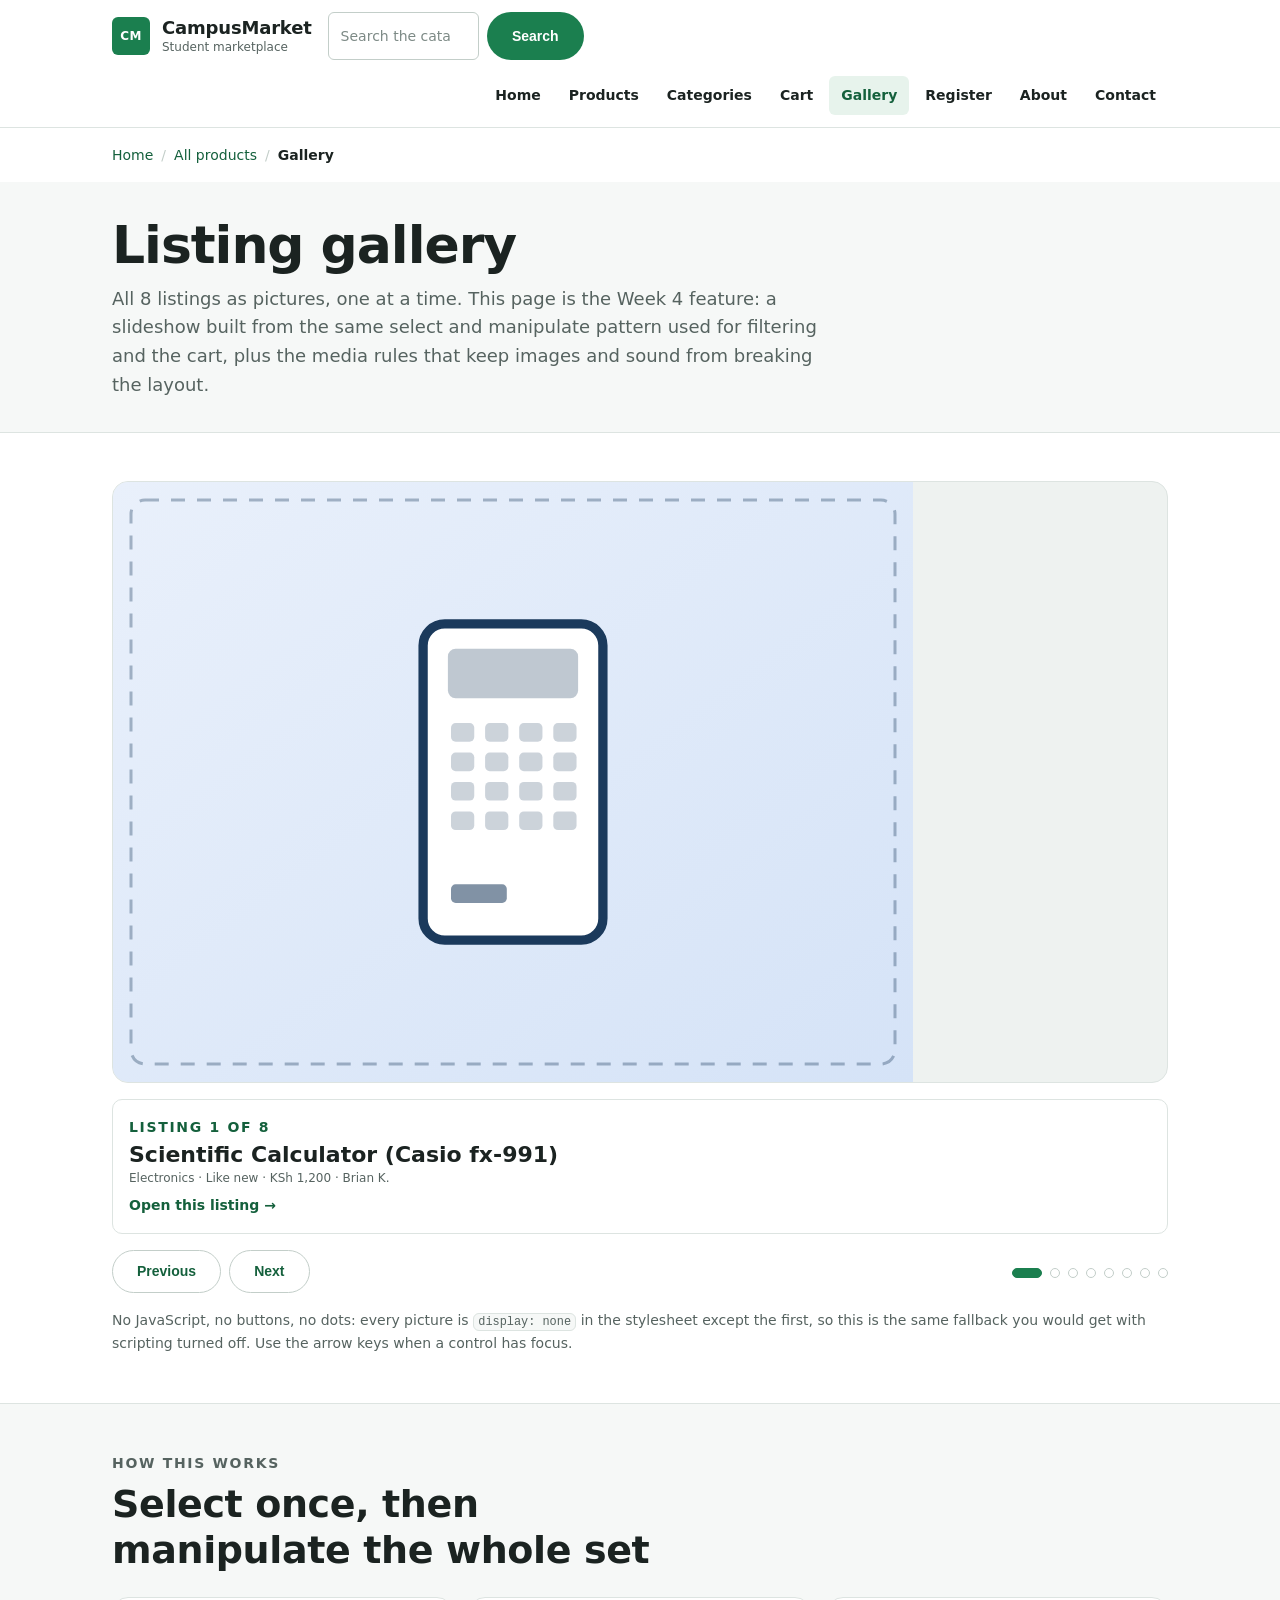
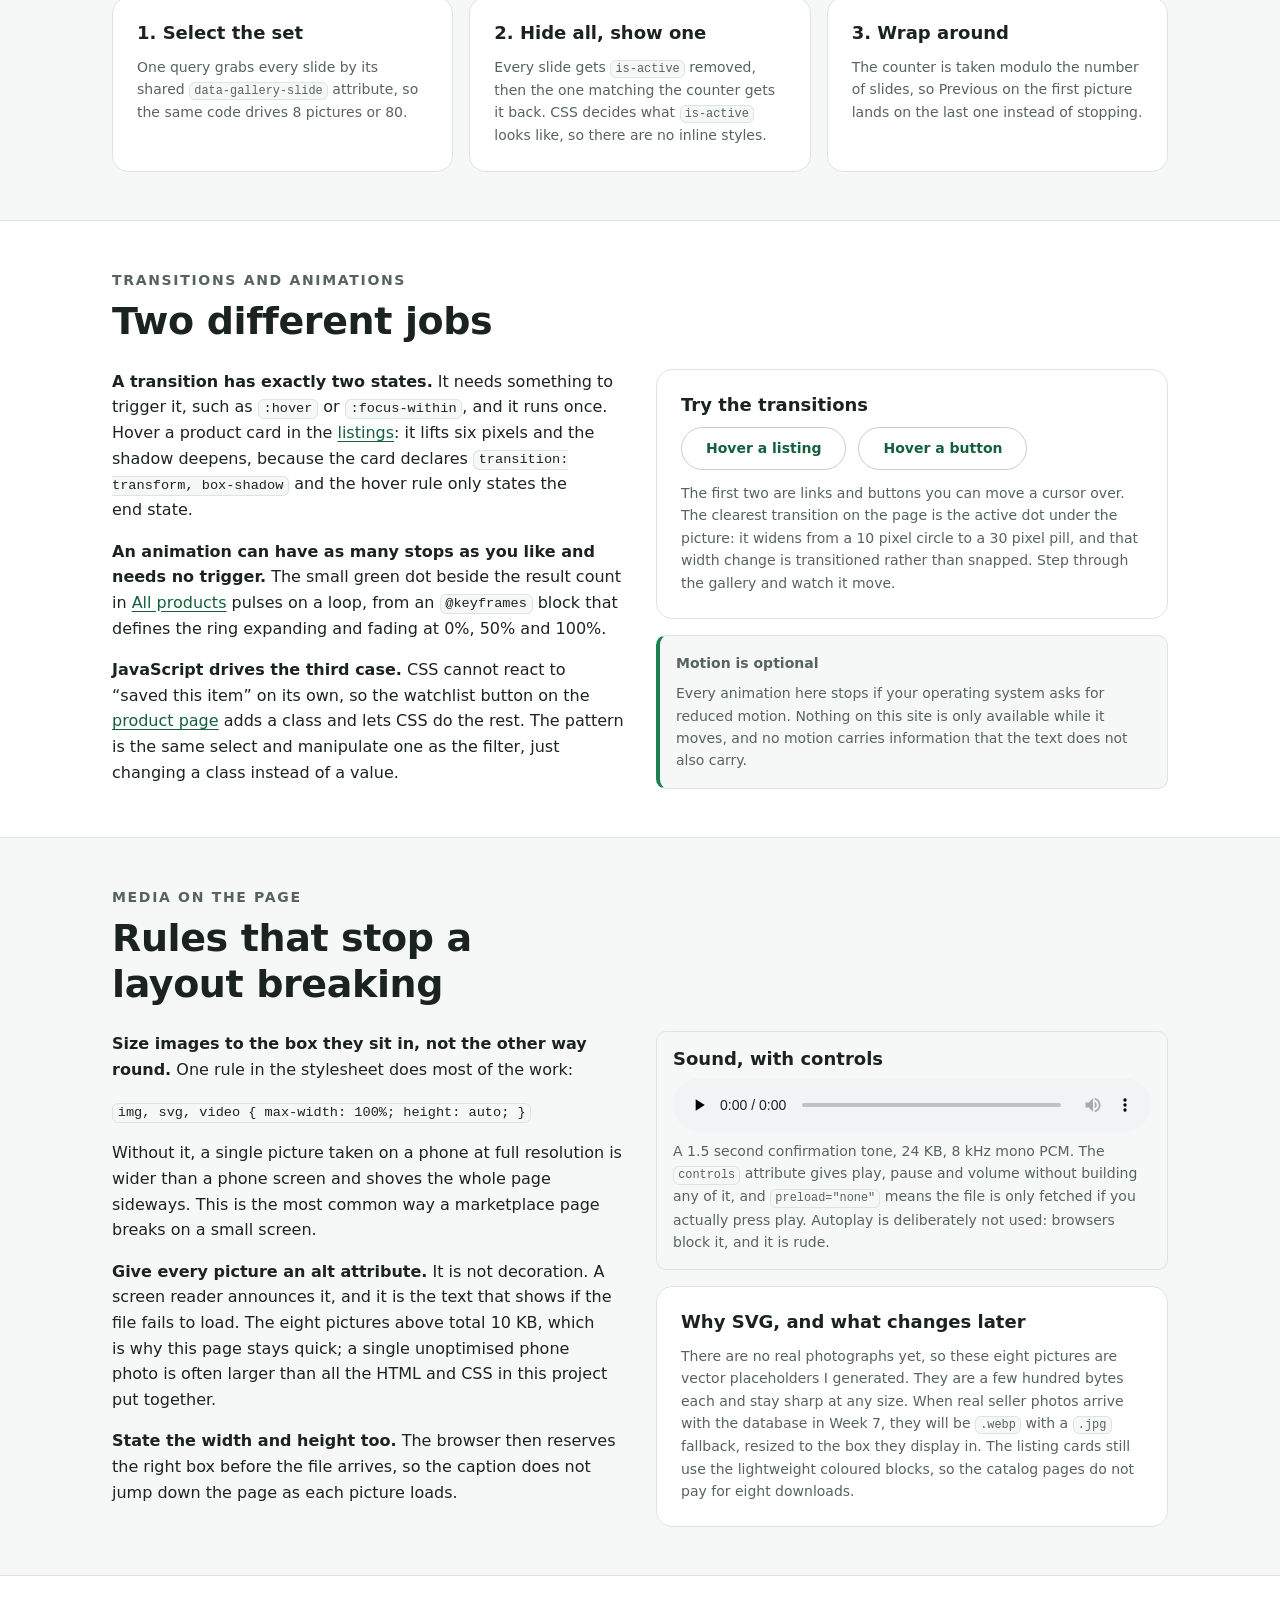
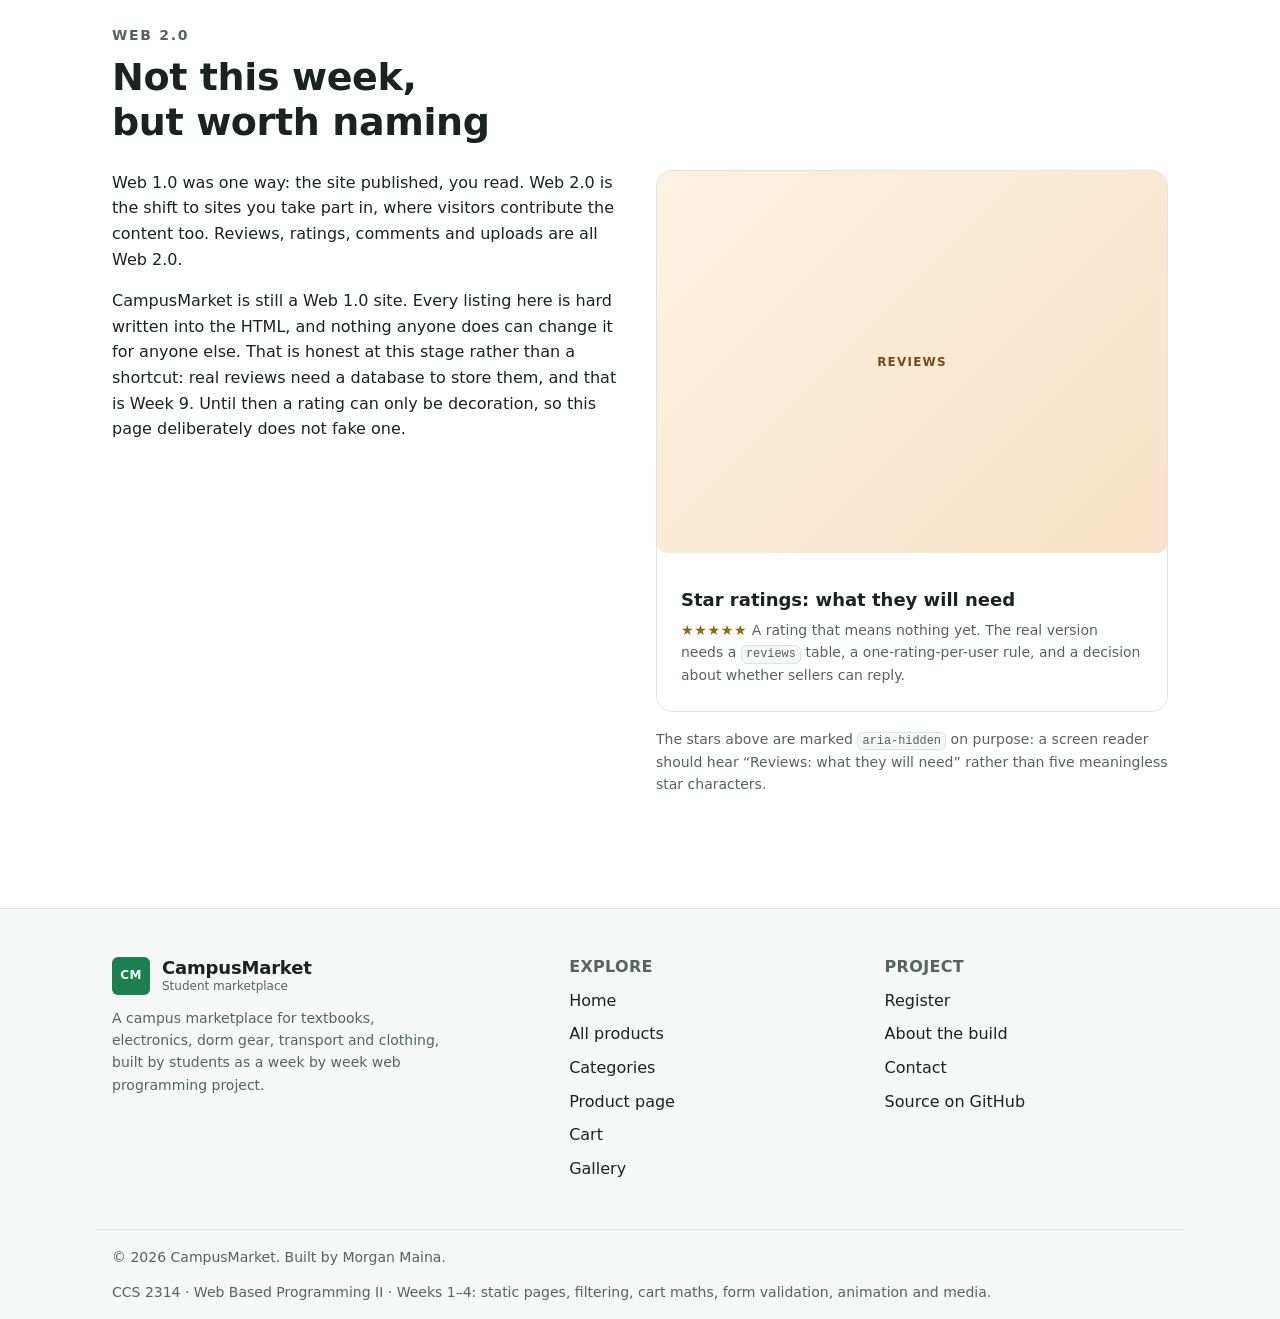
<file: gallery.html>
<!DOCTYPE html>
<html lang="en">
<head>
  <meta charset="utf-8">
  <meta name="viewport" content="width=device-width, initial-scale=1">
  <title>Listing Gallery | CampusMarket</title>
  <meta name="description" content="Browse all 8 CampusMarket listings as a picture gallery, with next and previous controls. Week 4: CSS transitions, keyframe animations, embedded media and responsive images.">
  <link rel="stylesheet" href="css/style.css">
</head>
<body>
  <a class="skip-link" href="#main">Skip to main content</a>

  <header class="site-header">
    <div class="container site-header__inner">
      <a class="brand" href="index.html">
        <span class="brand__mark" aria-hidden="true">CM</span>
        <span>
          <span class="brand__name">CampusMarket</span>
          <span class="brand__tag">Student marketplace</span>
        </span>
      </a>

      <form class="header-search" role="search" action="products.html" method="get">
        <label class="visually-hidden" for="site-search">Search listings</label>
        <input class="input" id="site-search" name="q" type="search" placeholder="Search the catalog">
        <button class="btn btn--primary" type="submit">Search</button>
      </form>

      <nav class="site-nav" aria-label="Primary">
        <ul class="site-nav__list">
          <li><a class="site-nav__link" href="index.html">Home</a></li>
          <li><a class="site-nav__link" href="products.html">Products</a></li>
          <li><a class="site-nav__link" href="products.html#categories">Categories</a></li>
          <li><a class="site-nav__link" href="cart.html">Cart</a></li>
          <li><a class="site-nav__link" href="gallery.html" aria-current="page">Gallery</a></li>
          <li><a class="site-nav__link" href="register.html">Register</a></li>
          <li><a class="site-nav__link" href="about.html">About</a></li>
          <li><a class="site-nav__link" href="contact.html">Contact</a></li>
        </ul>
      </nav>
    </div>
  </header>

  <div class="container">
    <nav class="breadcrumb" aria-label="Breadcrumb">
      <ol class="breadcrumb__list">
        <li><a href="index.html">Home</a></li>
        <li><a href="products.html">All products</a></li>
        <li aria-current="page">Gallery</li>
      </ol>
    </nav>
  </div>

  <main id="main">
    <section class="page-head">
      <div class="container page-head__inner">
        <h1>Listing gallery</h1>
        <p class="lead">All 8 listings as pictures, one at a time. This page is the Week 4
          feature: a slideshow built from the same select and manipulate pattern used for
          filtering and the cart, plus the media rules that keep images and sound from
          breaking the layout.</p>
      </div>
    </section>

    <section class="section" aria-labelledby="gallery-title">
      <div class="container">
        <h2 class="visually-hidden" id="gallery-title">Listing pictures</h2>

        <div class="gallery" id="gallery" data-gallery>
          <div class="gallery__frame" id="gallery-frame" aria-live="polite">
            <img class="gallery__slide is-active" data-gallery-slide
              src="img/calculator.svg" width="800" height="600"
              alt="Illustration of a scientific calculator showing a display and a keypad of keys.">

            <img class="gallery__slide" data-gallery-slide
              src="img/keyboard.svg" width="800" height="600"
              alt="Illustration of a wireless keyboard beside a matching mouse.">

            <img class="gallery__slide" data-gallery-slide
              src="img/algorithms.svg" width="800" height="600"
              alt="Illustration of a thick hardback book seen from the front.">

            <img class="gallery__slide" data-gallery-slide
              src="img/calculus.svg" width="800" height="600"
              alt="Illustration of a textbook cover showing a curved graph.">

            <img class="gallery__slide" data-gallery-slide
              src="img/fridge.svg" width="800" height="600"
              alt="Illustration of a small upright fridge with a freezer compartment at the top.">

            <img class="gallery__slide" data-gallery-slide
              src="img/lamp.svg" width="800" height="600"
              alt="Illustration of a desk lamp with an angled arm and a cone shade.">

            <img class="gallery__slide" data-gallery-slide
              src="img/bike.svg" width="800" height="600"
              alt="Illustration of a mountain bike with two wheels and a triangular frame.">

            <img class="gallery__slide" data-gallery-slide
              src="img/hoodie.svg" width="800" height="600"
              alt="Illustration of a hooded sweatshirt with a front pocket.">
          </div>

          <div class="gallery__caption">
            <p class="eyebrow" id="gallery-kicker">Listing 1 of 8</p>
            <div class="gallery__caption-body" id="gallery-caption">
              <h3>Scientific Calculator (Casio fx-991)</h3>
              <p class="product-card__meta">Electronics &middot; Like new &middot; KSh 1,200
                &middot; Brian K.</p>
            </div>
            <p><a class="card__link" href="product.html">Open this listing</a></p>
          </div>

          <div class="gallery__controls">
            <div class="gallery__nav">
              <button class="btn btn--secondary" type="button" data-gallery-prev>Previous</button>
              <button class="btn btn--secondary" type="button" data-gallery-next>Next</button>
            </div>

            <ul class="gallery__dots" id="gallery-dots" aria-label="Choose a listing to show"></ul>
          </div>

          <p class="media-note">No JavaScript, no buttons, no dots: every picture is
            <code>display: none</code> in the stylesheet except the first, so this is the
            same fallback you would get with scripting turned off. Use the arrow keys when a
            control has focus.</p>
        </div>
      </div>
    </section>

    <section class="section section--surface" aria-labelledby="how-title">
      <div class="container">
        <div class="section__head">
          <p class="eyebrow">How this works</p>
          <h2 id="how-title">Select once, then manipulate the whole set</h2>
        </div>

        <div class="grid grid--3">
          <div class="card">
            <h3 class="card__title">1. Select the set</h3>
            <p class="card__text">One query grabs every slide by its shared
              <code>data-gallery-slide</code> attribute, so the same code drives 8 pictures
              or 80.</p>
          </div>

          <div class="card">
            <h3 class="card__title">2. Hide all, show one</h3>
            <p class="card__text">Every slide gets <code>is-active</code> removed, then the
              one matching the counter gets it back. CSS decides what <code>is-active</code>
              looks like, so there are no inline styles.</p>
          </div>

          <div class="card">
            <h3 class="card__title">3. Wrap around</h3>
            <p class="card__text">The counter is taken modulo the number of slides, so
              Previous on the first picture lands on the last one instead of stopping.</p>
          </div>
        </div>
      </div>
    </section>

    <section class="section" aria-labelledby="motion-title">
      <div class="container">
        <div class="section__head">
          <p class="eyebrow">Transitions and animations</p>
          <h2 id="motion-title">Two different jobs</h2>
        </div>

        <div class="product-layout">
          <div class="prose">
            <p><strong>A transition has exactly two states.</strong> It needs something to
              trigger it, such as <code>:hover</code> or <code>:focus-within</code>, and it
              runs once. Hover a product card in the
              <a href="products.html">listings</a>: it lifts six pixels and the shadow
              deepens, because the card declares <code>transition: transform, box-shadow</code>
              and the hover rule only states the end state.</p>

            <p><strong>An animation can have as many stops as you like and needs no
              trigger.</strong> The small green dot beside the result count in
              <a href="products.html">All products</a> pulses on a loop, from an
              <code>@keyframes</code> block that defines the ring expanding and fading at
              0%, 50% and 100%.</p>

            <p><strong>JavaScript drives the third case.</strong> CSS cannot react to
              &ldquo;saved this item&rdquo; on its own, so the watchlist button on the
              <a href="product.html">product page</a> adds a class and lets CSS do the
              rest. The pattern is the same select and manipulate one as the filter, just
              changing a class instead of a value.</p>
          </div>

          <div class="stack">
            <div class="card">
              <h3 class="card__title">Try the transitions</h3>
              <ul class="cluster">
                <li><a class="btn btn--secondary" href="products.html">Hover a listing</a></li>
                <li><a class="btn btn--secondary" href="product.html">Hover a button</a></li>
              </ul>
              <p class="card__text">The first two are links and buttons you can move a
                cursor over. The clearest transition on the page is the active dot under the
                picture: it widens from a 10 pixel circle to a 30 pixel pill, and that width
                change is transitioned rather than snapped. Step through the gallery and
                watch it move.</p>
            </div>

            <div class="notice">
              <p class="notice__title">Motion is optional</p>
              <p>Every animation here stops if your operating system asks for reduced
                motion. Nothing on this site is only available while it moves, and no
                motion carries information that the text does not also carry.</p>
            </div>
          </div>
        </div>
      </div>
    </section>

    <section class="section section--surface" aria-labelledby="media-title">
      <div class="container">
        <div class="section__head">
          <p class="eyebrow">Media on the page</p>
          <h2 id="media-title">Rules that stop a layout breaking</h2>
        </div>

        <div class="product-layout">
          <div class="prose">
            <p><strong>Size images to the box they sit in, not the other way round.</strong>
              One rule in the stylesheet does most of the work:</p>
            <p><code>img, svg, video { max-width: 100%; height: auto; }</code></p>
            <p>Without it, a single picture taken on a phone at full resolution is wider
              than a phone screen and shoves the whole page sideways. This is the most
              common way a marketplace page breaks on a small screen.</p>
            <p><strong>Give every picture an alt attribute.</strong> It is not decoration.
              A screen reader announces it, and it is the text that shows if the file fails
              to load. The eight pictures above total 10 KB, which is why this page stays
              quick; a single unoptimised phone photo is often larger than all the HTML and
              CSS in this project put together.</p>
            <p><strong>State the width and height too.</strong> The browser then reserves
              the right box before the file arrives, so the caption does not jump down the
              page as each picture loads.</p>
          </div>

          <div class="stack">
            <div class="player">
              <h3 class="card__title">Sound, with controls</h3>
              <audio controls preload="none" src="media/notify.wav" type="audio/wav">
                Your browser cannot play this sound.
                <a href="media/notify.wav">Download notify.wav</a> instead.
              </audio>
              <p class="media-note">A 1.5 second confirmation tone, 24 KB, 8 kHz mono PCM.
                The <code>controls</code> attribute gives play, pause and volume without
                building any of it, and <code>preload="none"</code> means the file is only
                fetched if you actually press play. Autoplay is deliberately not used:
                browsers block it, and it is rude.</p>
            </div>

            <div class="card">
              <h3 class="card__title">Why SVG, and what changes later</h3>
              <p class="card__text">There are no real photographs yet, so these eight
                pictures are vector placeholders I generated. They are a few hundred bytes
                each and stay sharp at any size. When real seller photos arrive with the
                database in Week 7, they will be <code>.webp</code> with a
                <code>.jpg</code> fallback, resized to the box they display in. The listing
                cards still use the lightweight coloured blocks, so the catalog pages do
                not pay for eight downloads.</p>
            </div>
          </div>
        </div>
      </div>
    </section>

    <section class="section" aria-labelledby="web2-title">
      <div class="container">
        <div class="section__head">
          <p class="eyebrow">Web 2.0</p>
          <h2 id="web2-title">Not this week, but worth naming</h2>
        </div>

        <div class="product-layout">
          <div class="prose">
            <p>Web 1.0 was one way: the site published, you read. Web 2.0 is the shift to
              sites you take part in, where visitors contribute the content too. Reviews,
              ratings, comments and uploads are all Web 2.0.</p>
            <p>CampusMarket is still a Web 1.0 site. Every listing here is hard written into
              the HTML, and nothing anyone does can change it for anyone else. That is
              honest at this stage rather than a shortcut: real reviews need a database to
              store them, and that is Week 9. Until then a rating can only be decoration,
              so this page deliberately does not fake one.</p>
          </div>

          <div class="stack">
            <div class="card card--flush">
              <div class="media media--textbooks" role="img" aria-label="Placeholder graphic standing in for a future review panel">Reviews</div>
              <div class="card__body">
                <h3 class="card__title">Star ratings: what they will need</h3>
                <p class="card__text"><span class="star-row" aria-hidden="true">&#9733;&#9733;&#9733;&#9733;&#9733;</span>
                  <span class="media-note">A rating that means nothing yet. The real version
                  needs a <code>reviews</code> table, a one-rating-per-user rule, and a
                  decision about whether sellers can reply.</span></p>
              </div>
            </div>
            <p class="media-note">The stars above are marked
              <code>aria-hidden</code> on purpose: a screen reader should hear &ldquo;Reviews:
              what they will need&rdquo; rather than five meaningless star characters.</p>
          </div>
        </div>
      </div>
    </section>
  </main>

  <footer class="site-footer">
    <div class="container site-footer__inner">
      <div class="site-footer__about">
        <a class="brand" href="index.html">
          <span class="brand__mark" aria-hidden="true">CM</span>
          <span>
            <span class="brand__name">CampusMarket</span>
            <span class="brand__tag">Student marketplace</span>
          </span>
        </a>
        <p>A campus marketplace for textbooks, electronics, dorm gear, transport and
          clothing, built by students as a week by week web programming project.</p>
      </div>

      <nav aria-labelledby="footer-explore">
        <h2 id="footer-explore">Explore</h2>
        <ul>
          <li><a href="index.html">Home</a></li>
          <li><a href="products.html">All products</a></li>
          <li><a href="products.html#categories">Categories</a></li>
          <li><a href="product.html">Product page</a></li>
          <li><a href="cart.html">Cart</a></li>
          <li><a href="gallery.html">Gallery</a></li>
        </ul>
      </nav>

      <nav aria-labelledby="footer-project">
        <h2 id="footer-project">Project</h2>
        <ul>
          <li><a href="register.html">Register</a></li>
          <li><a href="about.html">About the build</a></li>
          <li><a href="contact.html">Contact</a></li>
          <li><a href="https://github.com/webstar2005/campusmarket-Morgan-Maina">Source on GitHub</a></li>
        </ul>
      </nav>
    </div>

    <div class="container site-footer__bottom">
      <p>&copy; 2026 CampusMarket. Built by Morgan Maina.</p>
      <p>CCS 2314 &middot; Web Based Programming II &middot; Weeks 1&ndash;4: static pages, filtering, cart maths, form validation, animation and media.</p>
    </div>
  </footer>

  <script src="js/gallery.js"></script>
</body>
</html>
</file>
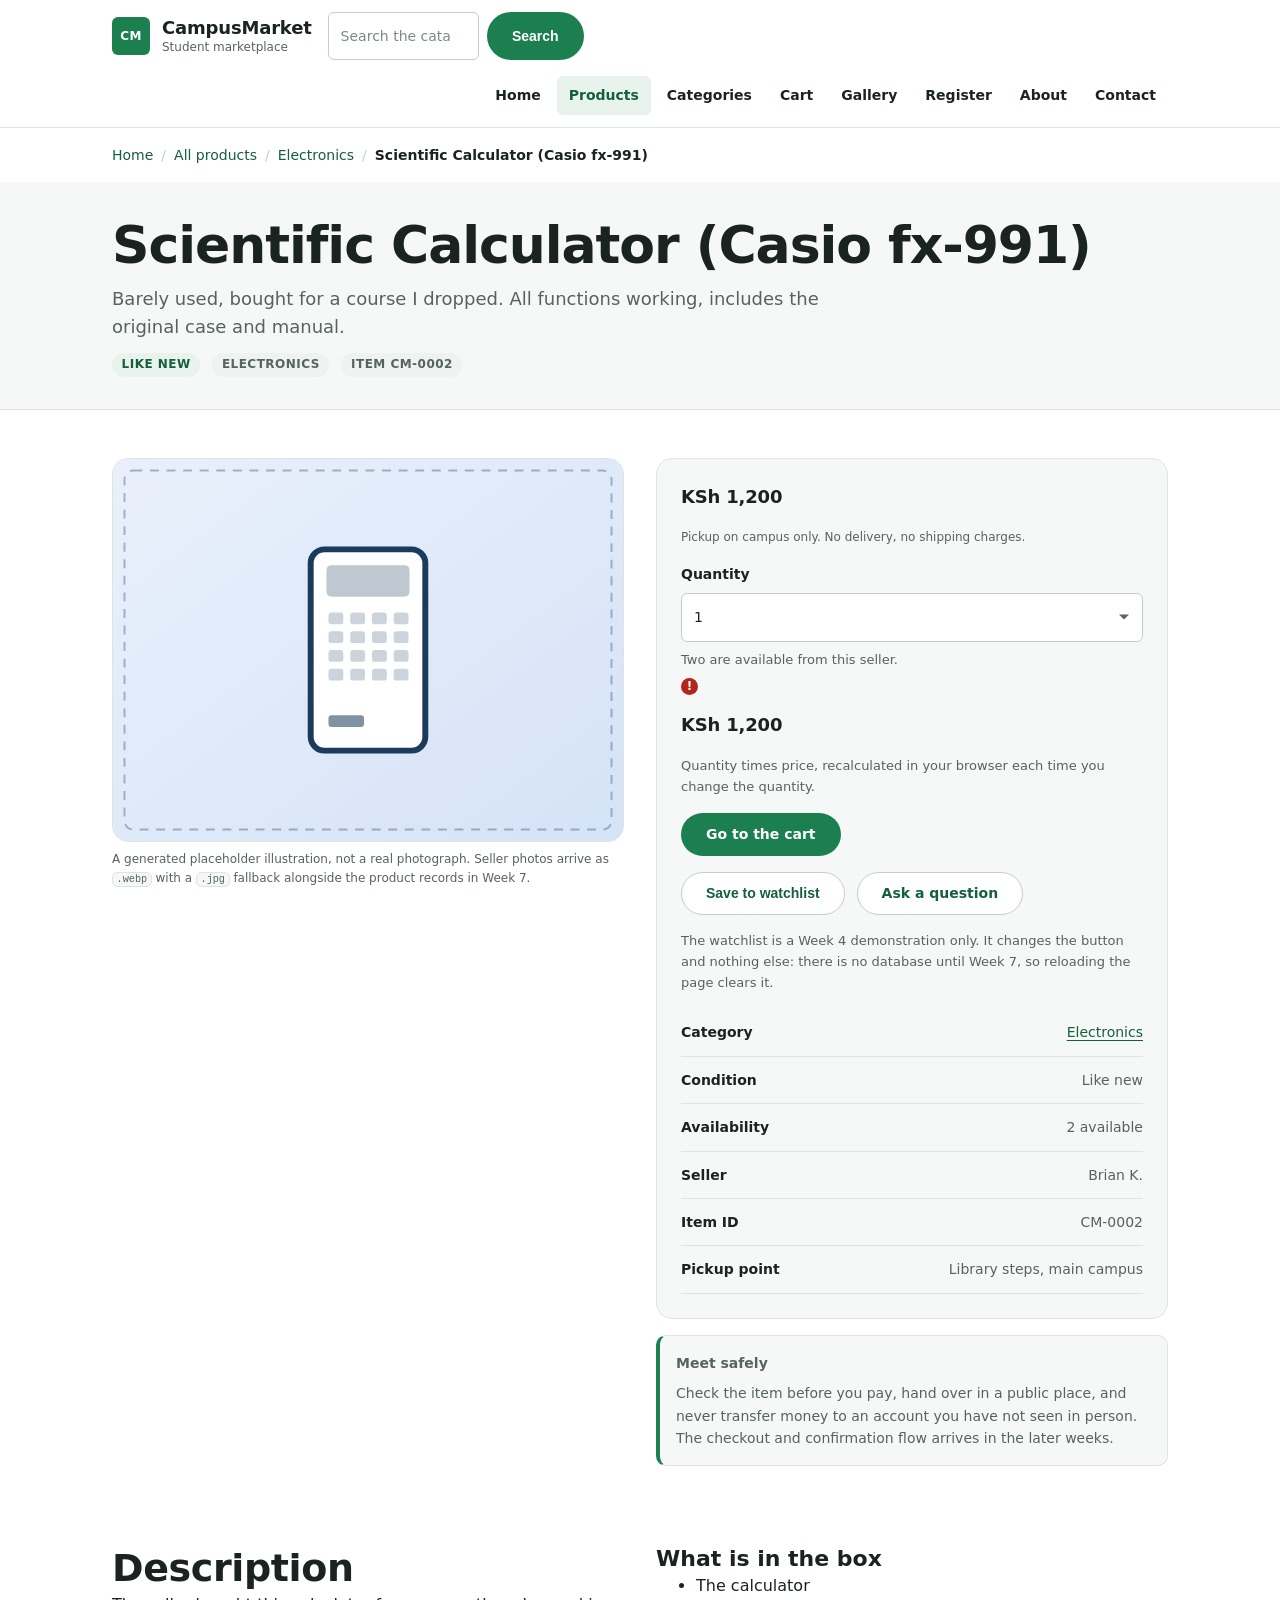
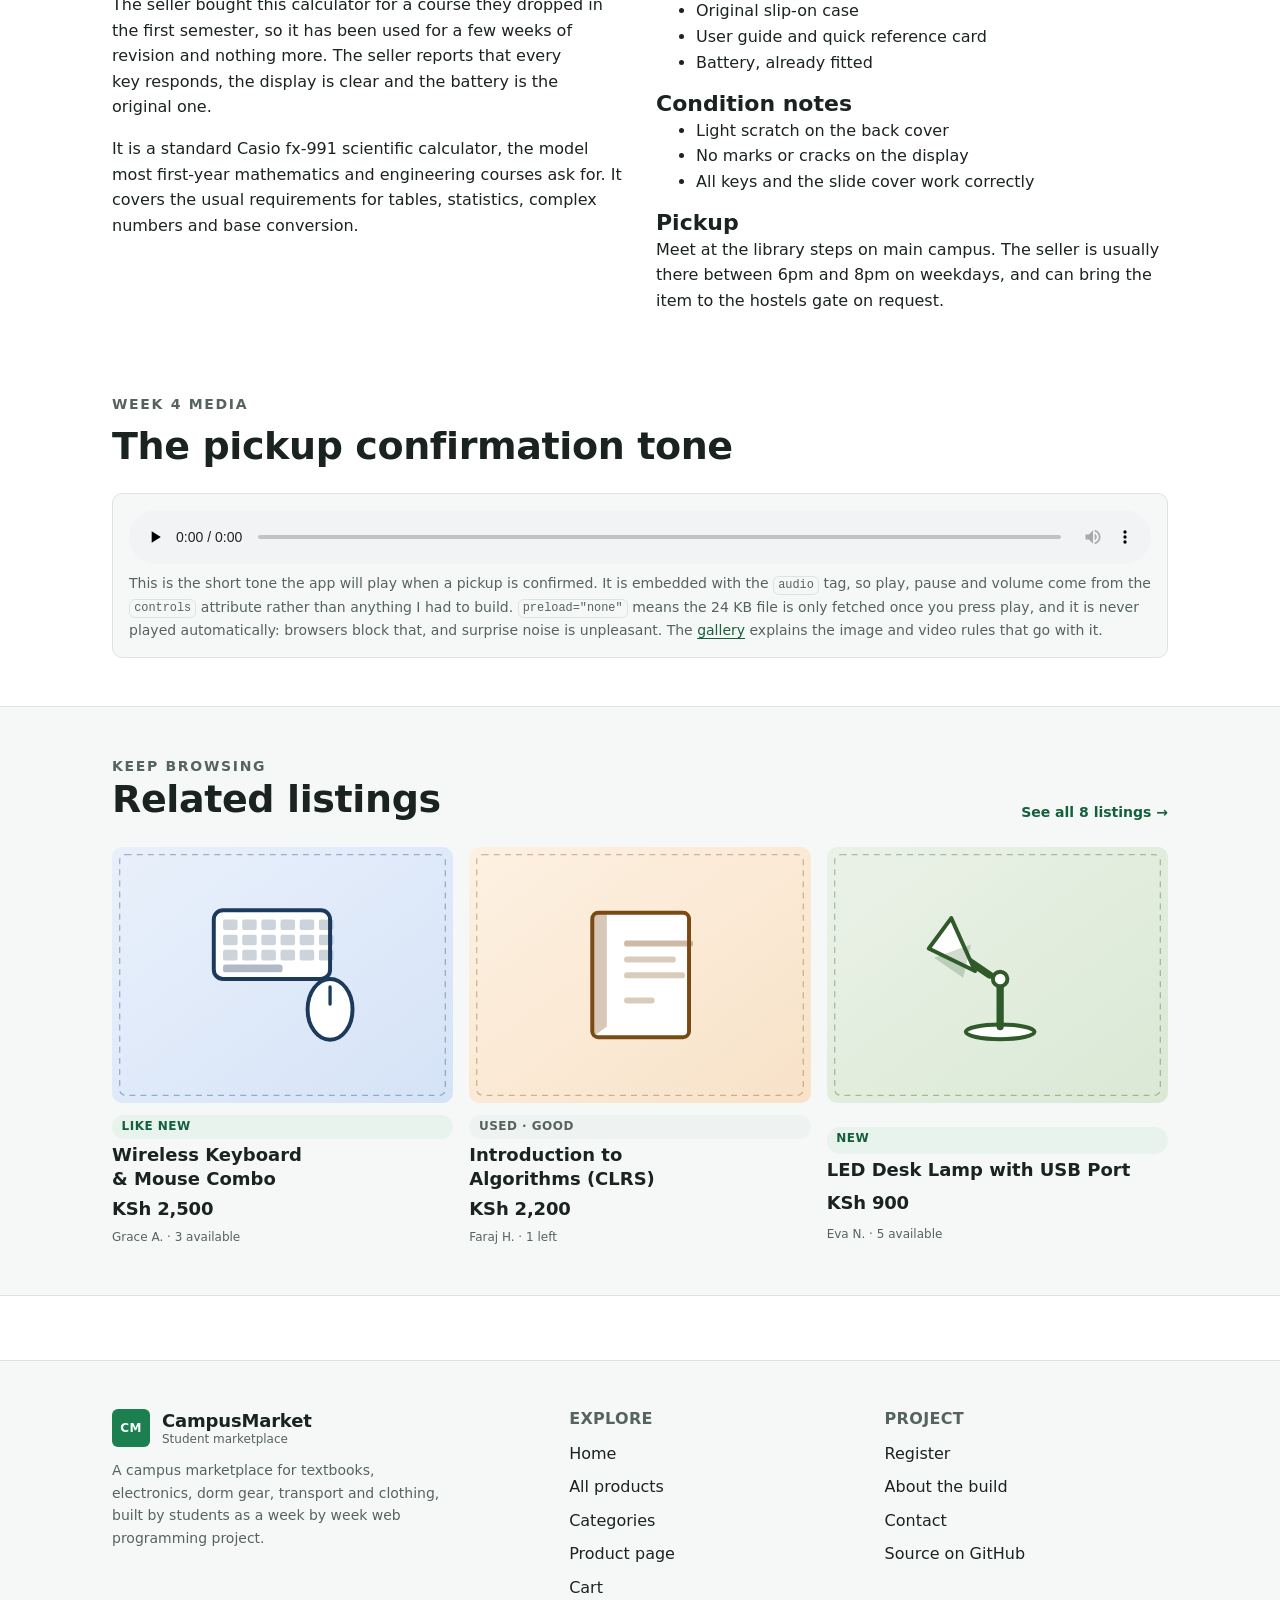
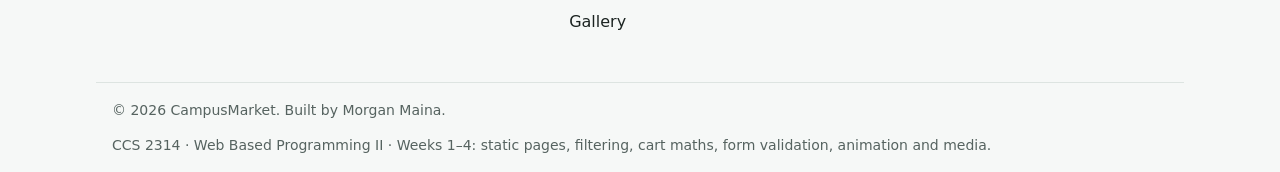
<file: product.html>
<!DOCTYPE html>
<html lang="en">
<head>
  <meta charset="utf-8">
  <meta name="viewport" content="width=device-width, initial-scale=1">
  <title>Scientific Calculator (Casio fx-991) | CampusMarket</title>
  <meta name="description" content="Like new Casio fx-991 scientific calculator, KSh 1,200. Pickup on campus from a student seller on CampusMarket.">
  <link rel="stylesheet" href="css/style.css">
</head>
<body>
  <a class="skip-link" href="#main">Skip to main content</a>

  <header class="site-header">
    <div class="container site-header__inner">
      <a class="brand" href="index.html">
        <span class="brand__mark" aria-hidden="true">CM</span>
        <span>
          <span class="brand__name">CampusMarket</span>
          <span class="brand__tag">Student marketplace</span>
        </span>
      </a>

      <form class="header-search" role="search" action="products.html" method="get">
        <label class="visually-hidden" for="site-search">Search listings</label>
        <input class="input" id="site-search" name="q" type="search" placeholder="Search the catalog">
        <button class="btn btn--primary" type="submit">Search</button>
      </form>

      <nav class="site-nav" aria-label="Primary">
        <ul class="site-nav__list">
          <li><a class="site-nav__link" href="index.html">Home</a></li>
          <li><a class="site-nav__link" href="products.html" aria-current="page">Products</a></li>
          <li><a class="site-nav__link" href="products.html#categories">Categories</a></li>
          <li><a class="site-nav__link" href="cart.html">Cart</a></li>
          <li><a class="site-nav__link" href="gallery.html">Gallery</a></li>
          <li><a class="site-nav__link" href="register.html">Register</a></li>
          <li><a class="site-nav__link" href="about.html">About</a></li>
          <li><a class="site-nav__link" href="contact.html">Contact</a></li>
        </ul>
      </nav>
    </div>
  </header>

  <div class="container">
    <nav class="breadcrumb" aria-label="Breadcrumb">
      <ol class="breadcrumb__list">
        <li><a href="index.html">Home</a></li>
        <li><a href="products.html">All products</a></li>
        <li><a href="category-electronics.html">Electronics</a></li>
        <li aria-current="page">Scientific Calculator (Casio fx-991)</li>
      </ol>
    </nav>
  </div>

  <main id="main">
    <section class="page-head">
      <div class="container page-head__inner">
        <h1>Scientific Calculator (Casio fx-991)</h1>
        <p class="lead">Barely used, bought for a course I dropped. All functions working,
          includes the original case and manual.</p>
        <ul class="cluster">
          <li><span class="chip chip--primary">Like new</span></li>
          <li><span class="chip">Electronics</span></li>
          <li><span class="chip">Item CM-0002</span></li>
        </ul>
      </div>
    </section>

    <section class="section" aria-labelledby="listing-title">
      <div class="container">
        <h2 class="visually-hidden" id="listing-title">Listing details</h2>

        <div class="product-layout">
          <figure class="product-media">
            <div class="product-figure" id="product-figure">
              <img src="img/calculator.svg" width="800" height="600"
                alt="Illustration of a scientific calculator showing a display and a keypad of keys.">
              <span class="badge badge--saved" id="watchlist-badge" hidden>Saved to watchlist</span>
            </div>
            <figcaption class="product-card__meta">A generated placeholder illustration, not a
              real photograph. Seller photos arrive as <code>.webp</code> with a
              <code>.jpg</code> fallback alongside the product records in Week 7.</figcaption>
          </figure>

          <div class="stack">
            <div class="buy-box">
              <p class="price" id="product-price" data-price="1200">KSh 1,200</p>
              <p class="product-card__meta">Pickup on campus only. No delivery, no shipping
                charges.</p>

              <form class="stack" action="products.html" method="get">
<div class="field">
                  <label class="field__label" for="quantity">Quantity</label>
                  <select class="select" id="quantity" name="quantity" aria-describedby="quantity-hint quantity-error">
                    <option value="1" selected>1</option>
                    <option value="2">2</option>
                  </select>
                  <p class="field__hint" id="quantity-hint">Two are available from this seller.</p>
                  <p class="field__error" id="quantity-error" aria-live="polite"></p>
                </div>
                <p class="price" id="line-total">KSh 1,200</p>
                <p class="field__hint">Quantity times price, recalculated in your browser each
                  time you change the quantity.</p>
                <a class="btn btn--primary" href="cart.html">Go to the cart</a>
              </form>

              <div class="cluster">
                <button class="btn btn--secondary" type="button" id="watchlist-toggle"
                  aria-pressed="false">Save to watchlist</button>
                <a class="btn btn--secondary" href="contact.html">Ask a question</a>
              </div>

              <p class="field__hint" id="watchlist-note">The watchlist is a Week 4
                demonstration only. It changes the button and nothing else: there is no
                database until Week 7, so reloading the page clears it.</p>

              <dl class="detail-list">
                <div>
                  <dt>Category</dt>
                  <dd><a href="category-electronics.html">Electronics</a></dd>
                </div>
                <div>
                  <dt>Condition</dt>
                  <dd>Like new</dd>
                </div>
                <div>
                  <dt>Availability</dt>
                  <dd>2 available</dd>
                </div>
                <div>
                  <dt>Seller</dt>
                  <dd>Brian K.</dd>
                </div>
                <div>
                  <dt>Item ID</dt>
                  <dd>CM-0002</dd>
                </div>
                <div>
                  <dt>Pickup point</dt>
                  <dd>Library steps, main campus</dd>
                </div>
              </dl>
            </div>

            <div class="notice">
              <p class="notice__title">Meet safely</p>
              <p>Check the item before you pay, hand over in a public place, and never transfer
                money to an account you have not seen in person. The checkout and confirmation
                flow arrives in the later weeks.</p>
            </div>
          </div>
        </div>
      </div>
    </section>

    <section class="section section--tight" aria-labelledby="description-title">
      <div class="container">
        <div class="product-layout">
          <div>
            <h2 id="description-title">Description</h2>
            <div class="prose">
              <p>The seller bought this calculator for a course they dropped in the first
                semester, so it has been used for a few weeks of revision and nothing more. The
                seller reports that every key responds, the display is clear and the battery is
                the original one.</p>
              <p>It is a standard Casio fx-991 scientific calculator, the model most first-year
                mathematics and engineering courses ask for. It covers the usual requirements
                for tables, statistics, complex numbers and base conversion.</p>
            </div>
          </div>

          <div class="stack">
            <div>
              <h3>What is in the box</h3>
              <ul>
                <li>The calculator</li>
                <li>Original slip-on case</li>
                <li>User guide and quick reference card</li>
                <li>Battery, already fitted</li>
              </ul>
            </div>
            <div>
              <h3>Condition notes</h3>
              <ul>
                <li>Light scratch on the back cover</li>
                <li>No marks or cracks on the display</li>
                <li>All keys and the slide cover work correctly</li>
              </ul>
            </div>
            <div>
              <h3>Pickup</h3>
              <p>Meet at the library steps on main campus. The seller is usually there between
                6pm and 8pm on weekdays, and can bring the item to the hostels gate on request.</p>
            </div>
          </div>
        </div>
      </div>
    </section>

    <section class="section" aria-labelledby="sound-title">
      <div class="container">
        <div class="section__head">
          <p class="eyebrow">Week 4 media</p>
          <h2 id="sound-title">The pickup confirmation tone</h2>
        </div>

        <div class="player">
          <audio controls preload="none" src="media/notify.wav" type="audio/wav">
            Your browser cannot play this sound. You can
            <a href="media/notify.wav">download notify.wav</a> instead.
          </audio>
          <p class="media-note">This is the short tone the app will play when a pickup is
            confirmed. It is embedded with the <code>audio</code> tag, so play, pause and
            volume come from the <code>controls</code> attribute rather than anything I had
            to build. <code>preload="none"</code> means the 24 KB file is only fetched once
            you press play, and it is never played automatically: browsers block that, and
            surprise noise is unpleasant. The <a href="gallery.html">gallery</a> explains the
            image and video rules that go with it.</p>
        </div>
      </div>
    </section>

    <section class="section section--surface" aria-labelledby="related-title">
      <div class="container">
        <div class="section__head section__head--split">
          <div>
            <p class="eyebrow">Keep browsing</p>
            <h2 id="related-title">Related listings</h2>
          </div>
          <a class="card__link" href="products.html">See all 8 listings</a>
        </div>

        <div class="grid grid--3">
          <article class="product-card">
            <img class="media media--img" src="img/keyboard.svg" width="800" height="600" alt="Illustration of a wireless keyboard beside a matching mouse">
            <div class="product-card__body">
              <span class="chip chip--primary">Like new</span>
              <h3 class="product-card__title">
                <a href="product.html">Wireless Keyboard &amp; Mouse Combo</a>
              </h3>
              <p class="price">KSh 2,500</p>
              <p class="product-card__meta">Grace A. &middot; 3 available</p>
            </div>
          </article>

          <article class="product-card">
            <img class="media media--img" src="img/algorithms.svg" width="800" height="600" alt="Illustration of a thick hardback book seen from the front">
            <div class="product-card__body">
              <span class="chip">Used &middot; good</span>
              <h3 class="product-card__title">
                <a href="product.html">Introduction to Algorithms (CLRS)</a>
              </h3>
              <p class="price">KSh 2,200</p>
              <p class="product-card__meta">Faraj H. &middot; 1 left</p>
            </div>
          </article>

          <article class="product-card">
            <img class="media media--img" src="img/lamp.svg" width="800" height="600" alt="Illustration of a desk lamp with an angled arm and a cone shade">
            <div class="product-card__body">
              <span class="chip chip--primary">New</span>
              <h3 class="product-card__title">
                <a href="product.html">LED Desk Lamp with USB Port</a>
              </h3>
              <p class="price">KSh 900</p>
              <p class="product-card__meta">Eva N. &middot; 5 available</p>
            </div>
          </article>
        </div>
      </div>
    </section>
  </main>

  <footer class="site-footer">
    <div class="container site-footer__inner">
      <div class="site-footer__about">
        <a class="brand" href="index.html">
          <span class="brand__mark" aria-hidden="true">CM</span>
          <span>
            <span class="brand__name">CampusMarket</span>
            <span class="brand__tag">Student marketplace</span>
          </span>
        </a>
        <p>A campus marketplace for textbooks, electronics, dorm gear, transport and
          clothing, built by students as a week by week web programming project.</p>
      </div>

      <nav aria-labelledby="footer-explore">
        <h2 id="footer-explore">Explore</h2>
        <ul>
          <li><a href="index.html">Home</a></li>
          <li><a href="products.html">All products</a></li>
          <li><a href="products.html#categories">Categories</a></li>
          <li><a href="product.html">Product page</a></li>
          <li><a href="cart.html">Cart</a></li>
          <li><a href="gallery.html">Gallery</a></li>
        </ul>
      </nav>

      <nav aria-labelledby="footer-project">
        <h2 id="footer-project">Project</h2>
        <ul>
          <li><a href="register.html">Register</a></li>
          <li><a href="about.html">About the build</a></li>
          <li><a href="contact.html">Contact</a></li>
          <li><a href="https://github.com/webstar2005/campusmarket-Morgan-Maina">Source on GitHub</a></li>
        </ul>
      </nav>
    </div>

    <div class="container site-footer__bottom">
      <p>&copy; 2026 CampusMarket. Built by Morgan Maina.</p>
      <p>CCS 2314 &middot; Web Based Programming II &middot; Weeks 1&ndash;4: static pages, filtering, cart maths, form validation, animation and media.</p>
    </div>
  </footer>

  <script src="js/format.js"></script>
  <script src="js/product-total.js"></script>
  <script src="js/watchlist.js"></script>
</body>
</html>
</file>
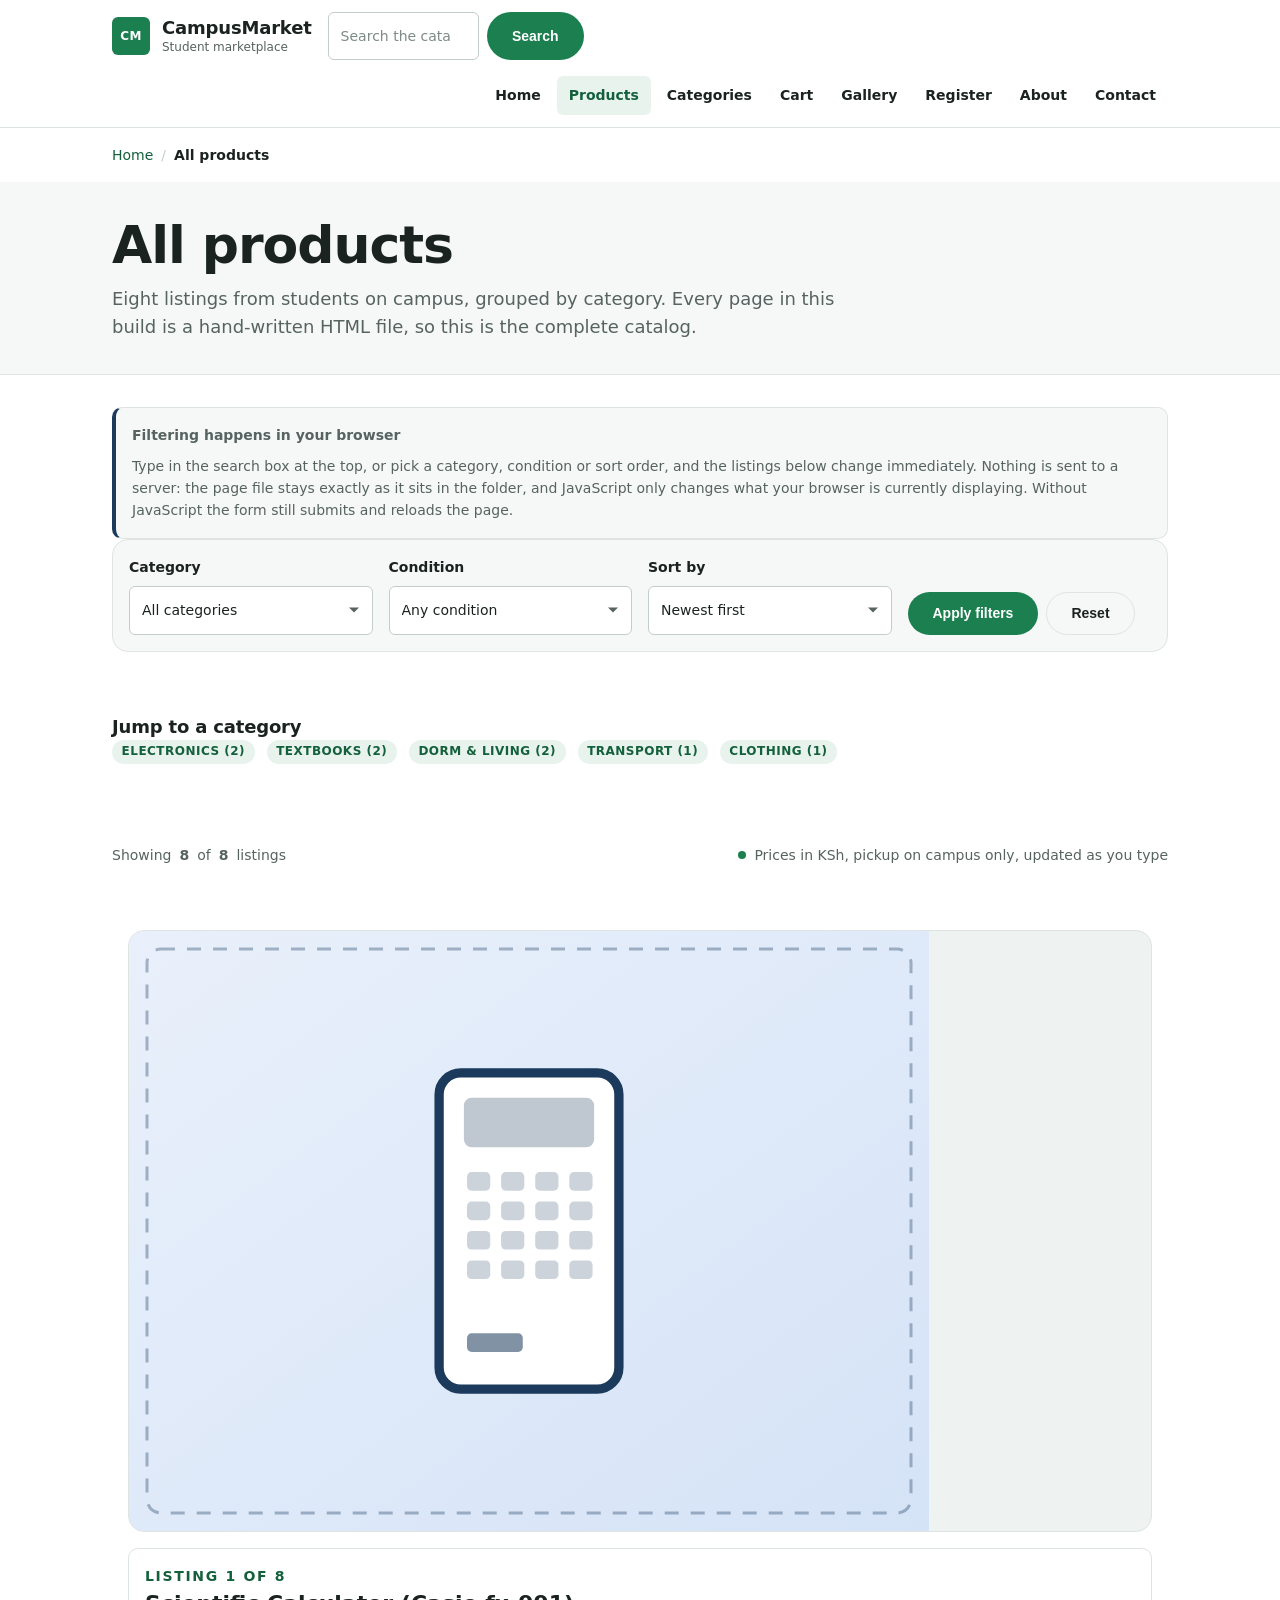
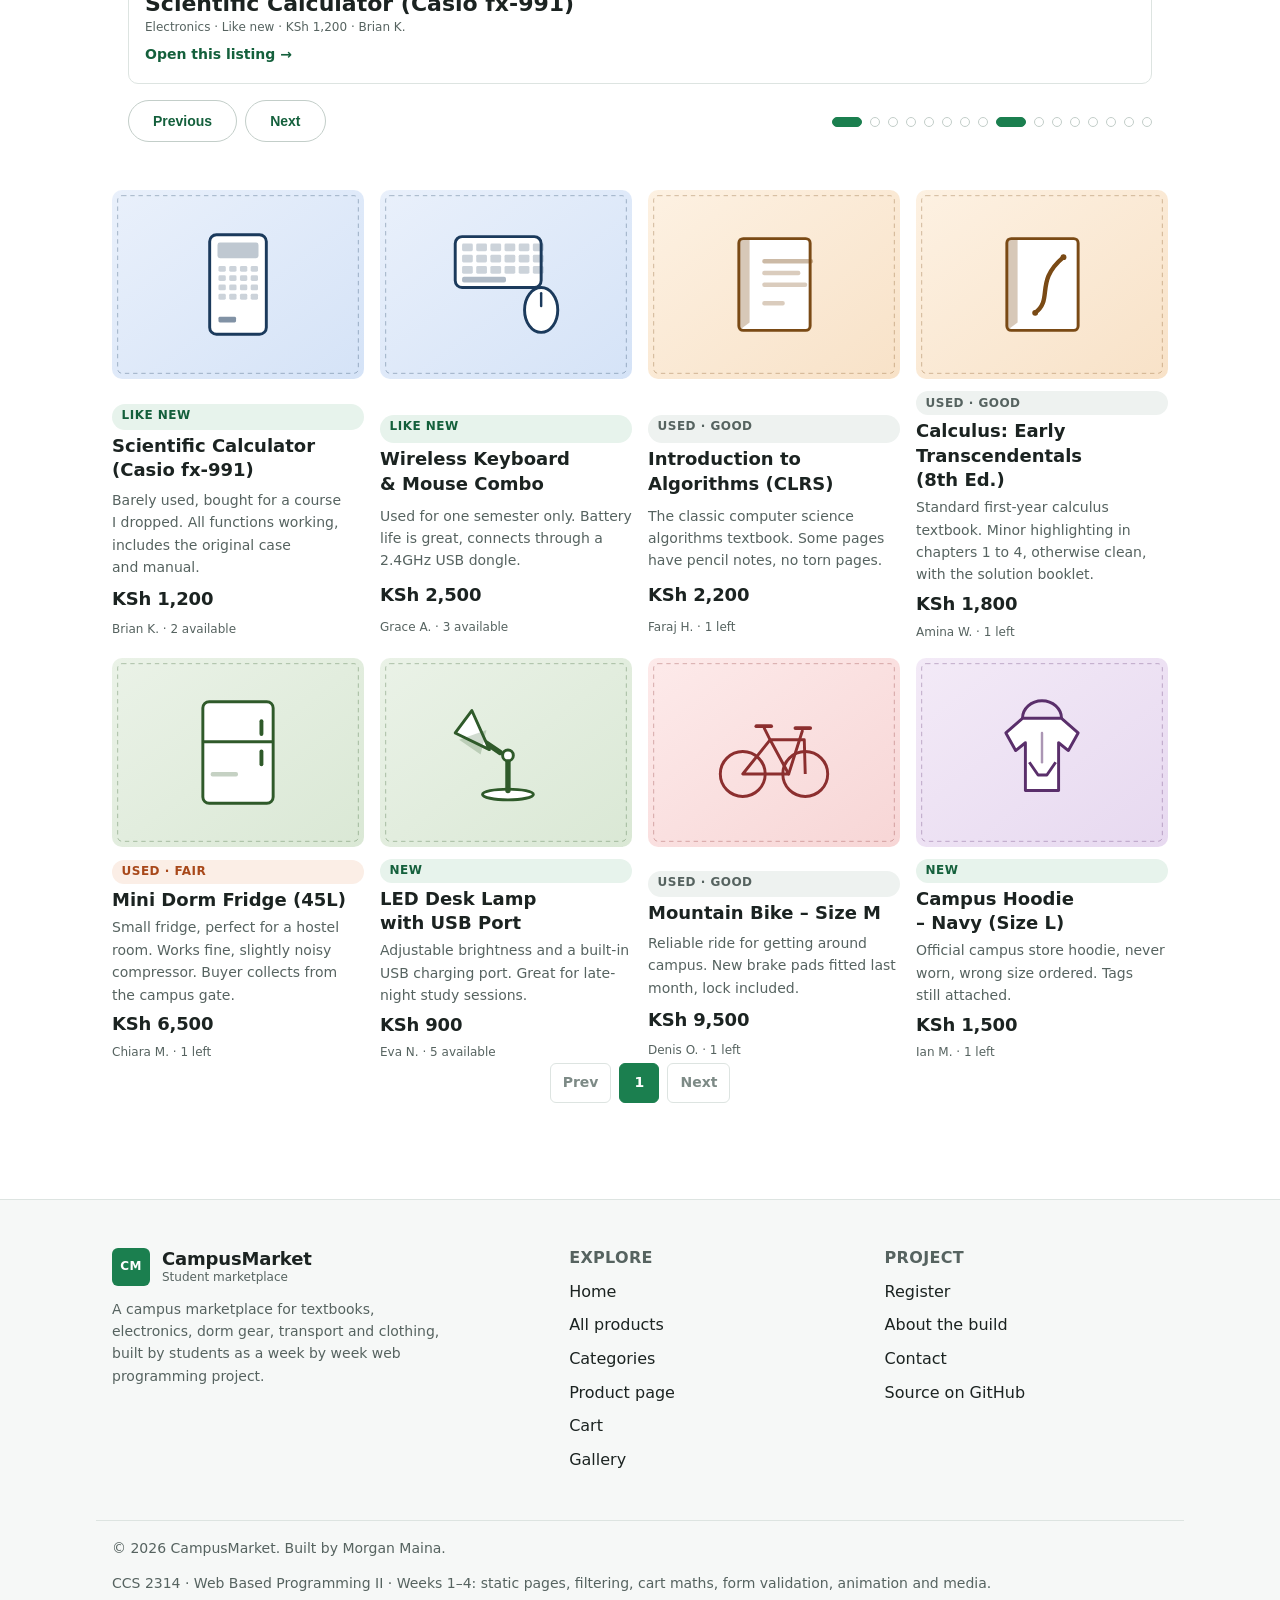
<file: products.html>
<!DOCTYPE html>
<html lang="en">
<head>
  <meta charset="utf-8">
  <meta name="viewport" content="width=device-width, initial-scale=1">
  <title>All products | CampusMarket</title>
  <meta name="description" content="Browse every listing on CampusMarket: textbooks, electronics, dorm and living gear, transport and clothing.">
  <link rel="stylesheet" href="css/style.css">
</head>
<body>
  <a class="skip-link" href="#main">Skip to main content</a>

  <header class="site-header">
    <div class="container site-header__inner">
      <a class="brand" href="index.html">
        <span class="brand__mark" aria-hidden="true">CM</span>
        <span>
          <span class="brand__name">CampusMarket</span>
          <span class="brand__tag">Student marketplace</span>
        </span>
      </a>

      <form class="header-search" role="search" action="products.html" method="get">
        <label class="visually-hidden" for="site-search">Search listings</label>
        <input class="input" id="site-search" name="q" type="search" placeholder="Search the catalog">
        <button class="btn btn--primary" type="submit">Search</button>
      </form>

      <nav class="site-nav" aria-label="Primary">
        <ul class="site-nav__list">
          <li><a class="site-nav__link" href="index.html">Home</a></li>
          <li><a class="site-nav__link" href="products.html" aria-current="page">Products</a></li>
          <li><a class="site-nav__link" href="products.html#categories">Categories</a></li>
          <li><a class="site-nav__link" href="cart.html">Cart</a></li>
          <li><a class="site-nav__link" href="gallery.html">Gallery</a></li>
          <li><a class="site-nav__link" href="register.html">Register</a></li>
          <li><a class="site-nav__link" href="about.html">About</a></li>
          <li><a class="site-nav__link" href="contact.html">Contact</a></li>
        </ul>
      </nav>
    </div>
  </header>

  <div class="container">
    <nav class="breadcrumb" aria-label="Breadcrumb">
      <ol class="breadcrumb__list">
        <li><a href="index.html">Home</a></li>
        <li aria-current="page">All products</li>
      </ol>
    </nav>
  </div>

  <main id="main">
    <section class="page-head">
      <div class="container page-head__inner">
        <h1>All products</h1>
        <p class="lead">Eight listings from students on campus, grouped by category. Every
          page in this build is a hand-written HTML file, so this is the complete catalog.</p>
      </div>
    </section>

    <section class="section section--tight" aria-labelledby="filter-title">
      <div class="container">
        <h2 class="visually-hidden" id="filter-title">Filter and sort listings</h2>

        <div class="notice notice--info">
          <p class="notice__title">Filtering happens in your browser</p>
          <p>Type in the search box at the top, or pick a category, condition or sort order, and
            the listings below change immediately. Nothing is sent to a server: the page file
            stays exactly as it sits in the folder, and JavaScript only changes what your browser
            is currently displaying. Without JavaScript the form still submits and reloads the
            page.</p>
        </div>

        <form class="filters" action="products.html" method="get" id="filter-form">
          <div class="field">
            <label class="field__label" for="filter-category">Category</label>
            <select class="select" id="filter-category" name="category">
              <option value="" selected>All categories</option>
              <option value="electronics">Electronics</option>
              <option value="textbooks">Textbooks</option>
              <option value="dorm-living">Dorm &amp; living</option>
              <option value="transport">Transport</option>
              <option value="clothing">Clothing</option>
            </select>
          </div>

          <div class="field">
            <label class="field__label" for="filter-condition">Condition</label>
            <select class="select" id="filter-condition" name="condition">
              <option value="" selected>Any condition</option>
              <option value="new">New</option>
              <option value="like-new">Like new</option>
              <option value="used-good">Used &middot; good</option>
              <option value="used-fair">Used &middot; fair</option>
            </select>
          </div>

          <div class="field">
            <label class="field__label" for="filter-sort">Sort by</label>
            <select class="select" id="filter-sort" name="sort">
              <option value="newest" selected>Newest first</option>
              <option value="price-asc">Price: low to high</option>
              <option value="price-desc">Price: high to low</option>
              <option value="name">Name: A to Z</option>
            </select>
          </div>

          <div class="filters__actions">
            <button class="btn btn--primary" type="submit">Apply filters</button>
            <button class="btn btn--ghost" type="button" id="filter-reset">Reset</button>
          </div>
        </form>
      </div>
    </section>

    <section class="section section--tight" id="categories" aria-labelledby="categories-title">
      <div class="container">
        <h2 class="title-sm" id="categories-title">Jump to a category</h2>
        <ul class="cluster">
          <li><a class="chip chip--primary" href="category-electronics.html">Electronics (2)</a></li>
          <li><a class="chip chip--primary" href="category-textbooks.html">Textbooks (2)</a></li>
          <li><a class="chip chip--primary" href="category-dorm-living.html">Dorm &amp; living (2)</a></li>
          <li><a class="chip chip--primary" href="category-transport.html">Transport (1)</a></li>
          <li><a class="chip chip--primary" href="category-clothing.html">Clothing (1)</a></li>
        </ul>
      </div>
    </section>

    <section class="section section--tight" aria-labelledby="listings-title">
      <div class="container">
        <h2 class="visually-hidden" id="listings-title">Listings</h2>

<div class="results-bar">
          <p>Showing <strong id="visible-count">8</strong> of <strong>8</strong> listings</p>
          <p><span class="live-dot" aria-hidden="true"></span> Prices in KSh, pickup on
            campus only, updated as you type</p>
        </div>

        <div class="notice notice--warning" id="no-results" hidden>
          <p class="notice__title">No listings match those filters</p>
          <p>Try a shorter search word, or reset the category and condition back to
            "all".</p>
        </div>

        <section class="section" aria-labelledby="gallery-title" id="product-gallery">
          <div class="container">
            <h2 class="visually-hidden" id="gallery-title">Filtered listings gallery</h2>
            <div class="gallery" id="gallery" data-gallery>
              <div class="gallery__frame" id="gallery-frame" aria-live="polite">
              </div>
              <div class="gallery__caption">
                <p class="eyebrow" id="gallery-kicker">Listing 1 of 8</p>
                <div class="gallery__caption-body" id="gallery-caption">
                  <h3></h3>
                  <p class="product-card__meta"></p>
                </div>
                <p><a class="card__link" id="gallery-link" href="#">Open this listing</a></p>
              </div>
              <div class="gallery__controls">
                <div class="gallery__nav">
                  <button class="btn btn--secondary" type="button" data-gallery-prev>Previous</button>
                  <button class="btn btn--secondary" type="button" data-gallery-next>Next</button>
                </div>
                <ul class="gallery__dots" id="gallery-dots" aria-label="Choose a listing to show"></ul>
              </div>
            </div>
          </div>
        </section>

        <div class="grid grid--3" id="product-grid">
          <article class="product-card" data-product data-id="1" data-order="1" data-price="1200" data-category="electronics" data-condition="like-new" data-name="scientific calculator casio fx-991 electronics">
            <img class="media media--img" src="img/calculator.svg" width="800" height="600" alt="Illustration of a scientific calculator showing a display and a keypad of keys">
            <div class="product-card__body">
              <span class="chip chip--primary">Like new</span>
              <h3 class="product-card__title">
                <a href="product.html">Scientific Calculator (Casio fx-991)</a>
              </h3>
              <p class="product-card__excerpt">Barely used, bought for a course I dropped. All
                functions working, includes the original case and manual.</p>
              <p class="price">KSh 1,200</p>
              <p class="product-card__meta">Brian K. &middot; 2 available</p>
            </div>
          </article>

          <article class="product-card" data-product data-id="2" data-order="2" data-price="2500" data-category="electronics" data-condition="like-new" data-name="wireless keyboard and mouse combo electronics">
            <img class="media media--img" src="img/keyboard.svg" width="800" height="600" alt="Illustration of a wireless keyboard beside a matching mouse">
            <div class="product-card__body">
              <span class="chip chip--primary">Like new</span>
              <h3 class="product-card__title">
                <a href="product.html">Wireless Keyboard &amp; Mouse Combo</a>
              </h3>
              <p class="product-card__excerpt">Used for one semester only. Battery life is great,
                connects through a 2.4GHz USB dongle.</p>
              <p class="price">KSh 2,500</p>
              <p class="product-card__meta">Grace A. &middot; 3 available</p>
            </div>
          </article>

          <article class="product-card" data-product data-id="3" data-order="3" data-price="2200" data-category="textbooks" data-condition="used-good" data-name="introduction to algorithms clrs computer science textbooks">
            <img class="media media--img" src="img/algorithms.svg" width="800" height="600" alt="Illustration of a thick hardback book seen from the front">
            <div class="product-card__body">
              <span class="chip">Used &middot; good</span>
              <h3 class="product-card__title">
                <a href="product.html">Introduction to Algorithms (CLRS)</a>
              </h3>
              <p class="product-card__excerpt">The classic computer science algorithms textbook.
                Some pages have pencil notes, no torn pages.</p>
              <p class="price">KSh 2,200</p>
              <p class="product-card__meta">Faraj H. &middot; 1 left</p>
            </div>
          </article>

          <article class="product-card" data-product data-id="4" data-order="4" data-price="1800" data-category="textbooks" data-condition="used-good" data-name="calculus early transcendentals 8th edition textbooks mathematics">
            <img class="media media--img" src="img/calculus.svg" width="800" height="600" alt="Illustration of a textbook cover showing a curved graph">
            <div class="product-card__body">
              <span class="chip">Used &middot; good</span>
              <h3 class="product-card__title">
                <a href="product.html">Calculus: Early Transcendentals (8th Ed.)</a>
              </h3>
              <p class="product-card__excerpt">Standard first-year calculus textbook. Minor
                highlighting in chapters 1 to 4, otherwise clean, with the solution booklet.</p>
              <p class="price">KSh 1,800</p>
              <p class="product-card__meta">Amina W. &middot; 1 left</p>
            </div>
          </article>

          <article class="product-card" data-product data-id="5" data-order="5" data-price="6500" data-category="dorm-living" data-condition="used-fair" data-name="mini dorm fridge 45l dorm living">
            <img class="media media--img" src="img/fridge.svg" width="800" height="600" alt="Illustration of a small upright fridge with a freezer compartment at the top">
            <div class="product-card__body">
              <span class="chip chip--sale">Used &middot; fair</span>
              <h3 class="product-card__title">
                <a href="product.html">Mini Dorm Fridge (45L)</a>
              </h3>
              <p class="product-card__excerpt">Small fridge, perfect for a hostel room. Works
                fine, slightly noisy compressor. Buyer collects from the campus gate.</p>
              <p class="price">KSh 6,500</p>
              <p class="product-card__meta">Chiara M. &middot; 1 left</p>
            </div>
          </article>

          <article class="product-card" data-product data-id="6" data-order="6" data-price="900" data-category="dorm-living" data-condition="new" data-name="led desk lamp with usb port dorm living">
            <img class="media media--img" src="img/lamp.svg" width="800" height="600" alt="Illustration of a desk lamp with an angled arm and a cone shade">
            <div class="product-card__body">
              <span class="chip chip--primary">New</span>
              <h3 class="product-card__title">
                <a href="product.html">LED Desk Lamp with USB Port</a>
              </h3>
              <p class="product-card__excerpt">Adjustable brightness and a built-in USB charging
                port. Great for late-night study sessions.</p>
              <p class="price">KSh 900</p>
              <p class="product-card__meta">Eva N. &middot; 5 available</p>
            </div>
          </article>

          <article class="product-card" data-product data-id="7" data-order="7" data-price="9500" data-category="transport" data-condition="used-good" data-name="mountain bike size m transport">
            <img class="media media--img" src="img/bike.svg" width="800" height="600" alt="Illustration of a mountain bike with two wheels and a triangular frame">
            <div class="product-card__body">
              <span class="chip">Used &middot; good</span>
              <h3 class="product-card__title">
                <a href="product.html">Mountain Bike &ndash; Size M</a>
              </h3>
              <p class="product-card__excerpt">Reliable ride for getting around campus. New brake
                pads fitted last month, lock included.</p>
              <p class="price">KSh 9,500</p>
              <p class="product-card__meta">Denis O. &middot; 1 left</p>
            </div>
          </article>

          <article class="product-card" data-product data-id="8" data-order="8" data-price="1500" data-category="clothing" data-condition="new" data-name="campus hoodie navy size l clothing">
            <img class="media media--img" src="img/hoodie.svg" width="800" height="600" alt="Illustration of a hooded sweatshirt with a front pocket">
            <div class="product-card__body">
              <span class="chip chip--primary">New</span>
              <h3 class="product-card__title">
                <a href="product.html">Campus Hoodie &ndash; Navy (Size L)</a>
              </h3>
              <p class="product-card__excerpt">Official campus store hoodie, never worn, wrong
                size ordered. Tags still attached.</p>
              <p class="price">KSh 1,500</p>
              <p class="product-card__meta">Ian M. &middot; 1 left</p>
            </div>
          </article>
        </div>

        <nav aria-label="Pagination">
          <ul class="pagination pagination--center">
            <li class="pagination__item--disabled">
              <span class="pagination__link" aria-hidden="true">Prev</span>
            </li>
            <li><a class="pagination__link" href="products.html" aria-current="page">1</a></li>
            <li class="pagination__item--disabled">
              <span class="pagination__link" aria-hidden="true">Next</span>
            </li>
          </ul>
        </nav>
      </div>
    </section>
  </main>

  <footer class="site-footer">
    <div class="container site-footer__inner">
      <div class="site-footer__about">
        <a class="brand" href="index.html">
          <span class="brand__mark" aria-hidden="true">CM</span>
          <span>
            <span class="brand__name">CampusMarket</span>
            <span class="brand__tag">Student marketplace</span>
          </span>
        </a>
        <p>A campus marketplace for textbooks, electronics, dorm gear, transport and
          clothing, built by students as a week by week web programming project.</p>
      </div>

      <nav aria-labelledby="footer-explore">
        <h2 id="footer-explore">Explore</h2>
        <ul>
          <li><a href="index.html">Home</a></li>
          <li><a href="products.html">All products</a></li>
          <li><a href="products.html#categories">Categories</a></li>
          <li><a href="product.html">Product page</a></li>
          <li><a href="cart.html">Cart</a></li>
          <li><a href="gallery.html">Gallery</a></li>
        </ul>
      </nav>

      <nav aria-labelledby="footer-project">
        <h2 id="footer-project">Project</h2>
        <ul>
          <li><a href="register.html">Register</a></li>
          <li><a href="about.html">About the build</a></li>
          <li><a href="contact.html">Contact</a></li>
          <li><a href="https://github.com/webstar2005/campusmarket-Morgan-Maina">Source on GitHub</a></li>
        </ul>
      </nav>
    </div>

    <div class="container site-footer__bottom">
      <p>&copy; 2026 CampusMarket. Built by Morgan Maina.</p>
      <p>CCS 2314 &middot; Web Based Programming II &middot; Weeks 1&ndash;4: static pages, filtering, cart maths, form validation, animation and media.</p>
    </div>
  </footer>

<script src="js/filter.js"></script>
  <script src="js/gallery.js"></script>
</body>
</html>
</file>
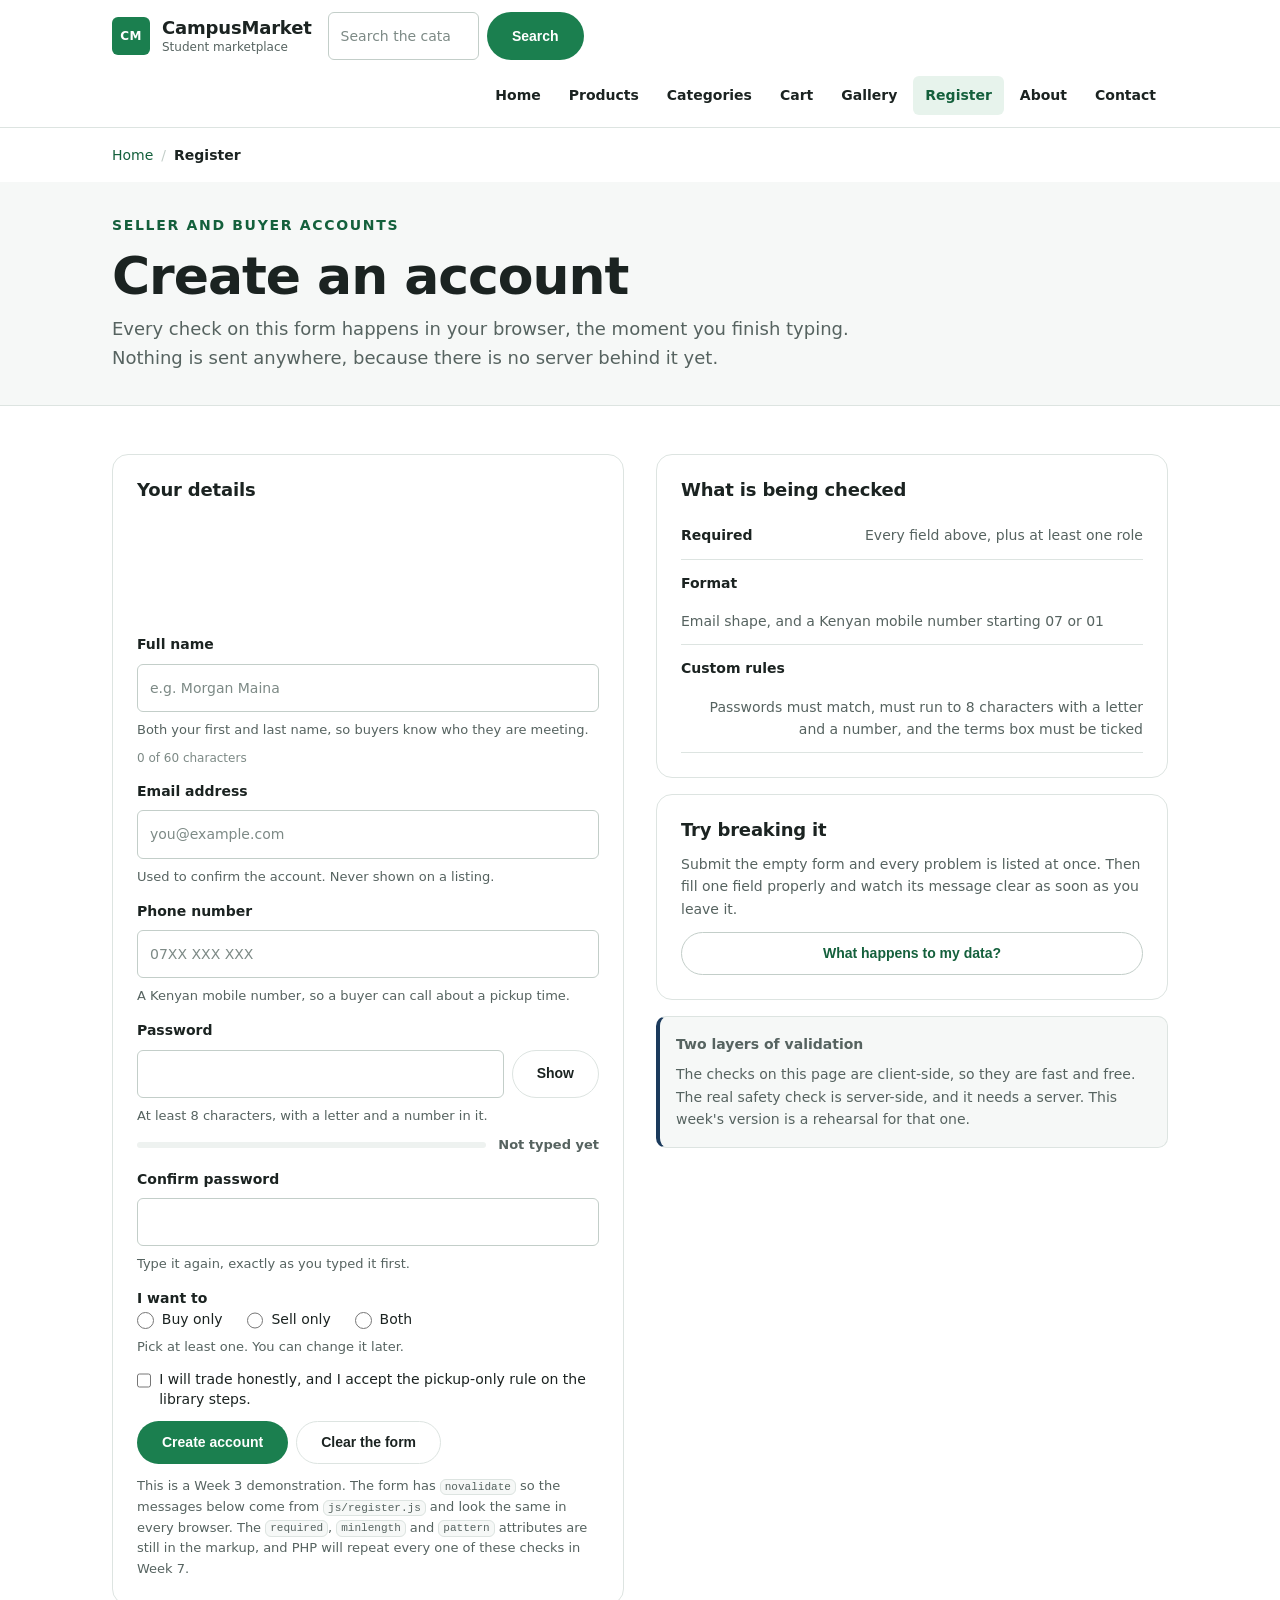
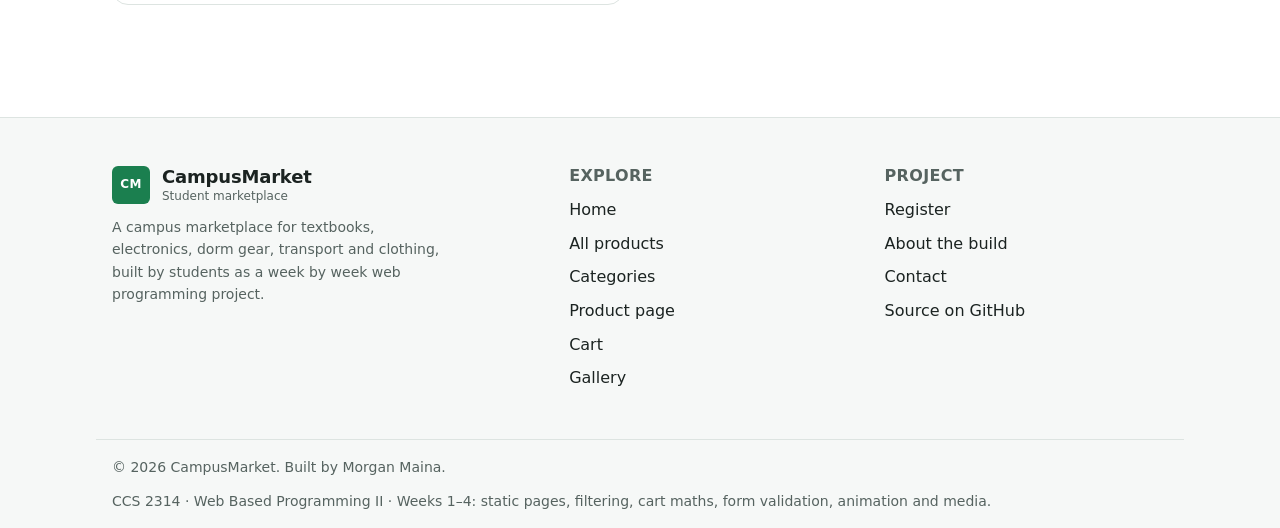
<file: register.html>
<!DOCTYPE html>
<html lang="en">
<head>
  <meta charset="utf-8">
  <meta name="viewport" content="width=device-width, initial-scale=1">
  <title>Create an account | CampusMarket</title>
  <meta name="description" content="Create a CampusMarket seller or buyer account. This form validates in your browser: required fields, email and phone formats, and password rules, all checked as you type.">
  <link rel="stylesheet" href="css/style.css">
</head>
<body>
  <a class="skip-link" href="#main">Skip to main content</a>

  <header class="site-header">
    <div class="container site-header__inner">
      <a class="brand" href="index.html">
        <span class="brand__mark" aria-hidden="true">CM</span>
        <span>
          <span class="brand__name">CampusMarket</span>
          <span class="brand__tag">Student marketplace</span>
        </span>
      </a>

      <form class="header-search" role="search" action="products.html" method="get">
        <label class="visually-hidden" for="site-search">Search listings</label>
        <input class="input" id="site-search" name="q" type="search" placeholder="Search the catalog">
        <button class="btn btn--primary" type="submit">Search</button>
      </form>

      <nav class="site-nav" aria-label="Primary">
        <ul class="site-nav__list">
          <li><a class="site-nav__link" href="index.html">Home</a></li>
          <li><a class="site-nav__link" href="products.html">Products</a></li>
          <li><a class="site-nav__link" href="products.html#categories">Categories</a></li>
          <li><a class="site-nav__link" href="cart.html">Cart</a></li>
          <li><a class="site-nav__link" href="gallery.html">Gallery</a></li>
          <li><a class="site-nav__link" href="register.html" aria-current="page">Register</a></li>
          <li><a class="site-nav__link" href="about.html">About</a></li>
          <li><a class="site-nav__link" href="contact.html">Contact</a></li>
        </ul>
      </nav>
    </div>
  </header>

  <div class="container">
    <nav class="breadcrumb" aria-label="Breadcrumb">
      <ol class="breadcrumb__list">
        <li><a href="index.html">Home</a></li>
        <li aria-current="page">Register</li>
      </ol>
    </nav>
  </div>

  <main id="main">
    <section class="page-head">
      <div class="container page-head__inner">
        <p class="eyebrow">Seller and buyer accounts</p>
        <h1>Create an account</h1>
        <p class="lead">Every check on this form happens in your browser, the moment you finish
          typing. Nothing is sent anywhere, because there is no server behind it yet.</p>
      </div>
    </section>

    <section class="section" aria-labelledby="form-title">
      <div class="container">
        <div class="product-layout">
          <form class="card" id="register-form" action="register.html" method="get" novalidate aria-labelledby="form-title">
            <h2 class="card__title" id="form-title">Your details</h2>

            <div class="notice notice--danger" id="form-errors" role="alert" tabindex="-1" hidden>
              <p class="notice__title" id="form-errors-title">Fix these before continuing</p>
              <ul class="error-list" id="form-error-list"></ul>
            </div>

            <div class="notice notice--success" id="form-success">
              <p class="notice__title">Everything checks out</p>
              <p>No problems found. A real account would be created here by PHP in Week 7.</p>
            </div>

            <div class="field" data-field="name">
              <label class="field__label" for="full-name">Full name</label>
              <input class="input" id="full-name" name="name" type="text" autocomplete="name"
                     placeholder="e.g. Morgan Maina" required minlength="3" maxlength="60"
                     aria-describedby="name-hint name-count name-error">
              <p class="field__hint" id="name-hint">Both your first and last name, so buyers know
                who they are meeting.</p>
              <p class="field__meta" id="name-count" data-count-for="full-name">0 of 60 characters</p>
              <p class="field__error" id="name-error" hidden></p>
            </div>

            <div class="field" data-field="email">
              <label class="field__label" for="email">Email address</label>
              <input class="input" id="email" name="email" type="email" autocomplete="email"
                     placeholder="you@example.com" required maxlength="80"
                     aria-describedby="email-hint email-error">
              <p class="field__hint" id="email-hint">Used to confirm the account. Never shown on a
                listing.</p>
              <p class="field__error" id="email-error" hidden></p>
            </div>

            <div class="field" data-field="phone">
              <label class="field__label" for="phone">Phone number</label>
              <input class="input" id="phone" name="phone" type="tel" autocomplete="tel"
                     placeholder="07XX XXX XXX" required inputmode="numeric" maxlength="13"
                     pattern="0[17][0-9]{8}" aria-describedby="phone-hint phone-error">
              <p class="field__hint" id="phone-hint">A Kenyan mobile number, so a buyer can call
                about a pickup time.</p>
              <p class="field__error" id="phone-error" hidden></p>
            </div>

            <div class="field" data-field="password">
              <label class="field__label" for="password">Password</label>
              <div class="input-group">
                <input class="input" id="password" name="password" type="password"
                       autocomplete="new-password" required minlength="8" maxlength="72"
                       aria-describedby="password-hint strength-text password-error">
                <button class="btn btn--ghost input-group__action" type="button" id="password-toggle"
                        aria-pressed="false" aria-controls="password">Show</button>
              </div>
              <p class="field__hint" id="password-hint">At least 8 characters, with a letter and a
                number in it.</p>
              <p class="strength" id="strength">
                <span class="visually-hidden">Password strength</span>
                <span class="strength__bar" id="strength-bar" data-score="0">
                  <span class="strength__fill"></span>
                </span>
                <span class="strength__text" id="strength-text">Not typed yet</span>
              </p>
              <p class="field__error" id="password-error" hidden></p>
            </div>

            <div class="field" data-field="confirm">
              <label class="field__label" for="confirm-password">Confirm password</label>
              <input class="input" id="confirm-password" name="confirm" type="password"
                     autocomplete="new-password" required maxlength="72"
                     aria-describedby="confirm-hint confirm-error">
              <p class="field__hint" id="confirm-hint">Type it again, exactly as you typed it
                first.</p>
              <p class="field__error" id="confirm-error" hidden></p>
            </div>

            <fieldset class="field fieldset" data-field="role" aria-describedby="role-hint role-error">
              <legend class="field__label">I want to</legend>
              <div class="choice-row">
                <label class="choice" for="role-buy">
                  <input type="radio" id="role-buy" name="role" value="buy">
                  <span>Buy only</span>
                </label>
                <label class="choice" for="role-sell">
                  <input type="radio" id="role-sell" name="role" value="sell">
                  <span>Sell only</span>
                </label>
                <label class="choice" for="role-both">
                  <input type="radio" id="role-both" name="role" value="both">
                  <span>Both</span>
                </label>
              </div>
              <p class="field__hint" id="role-hint">Pick at least one. You can change it later.</p>
              <p class="field__error" id="role-error" hidden></p>
            </fieldset>

            <div class="field" data-field="terms">
              <label class="choice" for="terms">
                <input type="checkbox" id="terms" name="terms" value="yes"
                       aria-describedby="terms-error">
                <span>I will trade honestly, and I accept the pickup-only rule on the library steps.</span>
              </label>
              <p class="field__error" id="terms-error" hidden></p>
            </div>

            <div class="filters__actions">
              <button class="btn btn--primary" type="submit">Create account</button>
              <button class="btn btn--ghost" type="reset" id="clear-form">Clear the form</button>
            </div>

            <p class="field__hint" id="submit-note">This is a Week 3 demonstration. The form has
              <code>novalidate</code> so the messages below come from
              <code>js/register.js</code> and look the same in every browser. The
              <code>required</code>, <code>minlength</code> and <code>pattern</code> attributes are
              still in the markup, and PHP will repeat every one of these checks in Week 7.</p>
          </form>

          <div class="stack">
            <div class="card">
              <h2 class="card__title">What is being checked</h2>
              <dl class="detail-list">
                <div>
                  <dt>Required</dt>
                  <dd>Every field above, plus at least one role</dd>
                </div>
                <div>
                  <dt>Format</dt>
                  <dd>Email shape, and a Kenyan mobile number starting 07 or 01</dd>
                </div>
                <div>
                  <dt>Custom rules</dt>
                  <dd>Passwords must match, must run to 8 characters with a letter and a number, and the terms box must be ticked</dd>
                </div>
              </dl>
            </div>

            <div class="card">
              <h2 class="card__title">Try breaking it</h2>
              <p class="card__text">Submit the empty form and every problem is listed at once.
                Then fill one field properly and watch its message clear as soon as you leave
                it.</p>
              <button class="btn btn--secondary" type="button" id="details-toggle"
                      aria-expanded="false" aria-controls="details-panel">What happens to my data?</button>
              <div class="details" id="details-panel" hidden>
                <p class="card__text">Right now, nothing. The checks run in your browser and stop
                  there, which is exactly the point the course makes: client-side validation is
                  for experience, not security.</p>
                <p class="card__text">Someone can turn JavaScript off and post anything they like,
                  so the same rules have to be repeated in PHP once there is a database. That
                  arrives in Week 7.</p>
              </div>
            </div>

            <div class="notice notice--info">
              <p class="notice__title">Two layers of validation</p>
              <p>The checks on this page are client-side, so they are fast and free. The real
                safety check is server-side, and it needs a server. This week's version is a
                rehearsal for that one.</p>
            </div>
          </div>
        </div>
      </div>
    </section>
  </main>

  <footer class="site-footer">
    <div class="container site-footer__inner">
      <div class="site-footer__about">
        <a class="brand" href="index.html">
          <span class="brand__mark" aria-hidden="true">CM</span>
          <span>
            <span class="brand__name">CampusMarket</span>
            <span class="brand__tag">Student marketplace</span>
          </span>
        </a>
        <p>A campus marketplace for textbooks, electronics, dorm gear, transport and
          clothing, built by students as a week by week web programming project.</p>
      </div>

      <nav aria-labelledby="footer-explore">
        <h2 id="footer-explore">Explore</h2>
        <ul>
          <li><a href="index.html">Home</a></li>
          <li><a href="products.html">All products</a></li>
          <li><a href="products.html#categories">Categories</a></li>
          <li><a href="product.html">Product page</a></li>
          <li><a href="cart.html">Cart</a></li>
          <li><a href="gallery.html">Gallery</a></li>
        </ul>
      </nav>

      <nav aria-labelledby="footer-project">
        <h2 id="footer-project">Project</h2>
        <ul>
          <li><a href="register.html">Register</a></li>
          <li><a href="about.html">About the build</a></li>
          <li><a href="contact.html">Contact</a></li>
          <li><a href="https://github.com/webstar2005/campusmarket-Morgan-Maina">Source on GitHub</a></li>
        </ul>
      </nav>
    </div>

    <div class="container site-footer__bottom">
      <p>&copy; 2026 CampusMarket. Built by Morgan Maina.</p>
      <p>CCS 2314 &middot; Web Based Programming II &middot; Weeks 1&ndash;4: static pages, filtering, cart maths, form validation, animation and media.</p>
    </div>
  </footer>

  <script src="js/register.js"></script>
</body>
</html>
</file>
<file: css/style.css>
:root {
  --color-bg: #ffffff;
  --color-surface: #f6f8f7;
  --color-surface-alt: #eef2f0;
  --color-border: #dde4e1;
  --color-border-strong: #c3cec9;
  --color-ink: #1b2321;
  --color-ink-muted: #566360;
  --color-ink-soft: #7d8a86;
  --color-primary: #1b7f4f;
  --color-primary-strong: #14603c;
  --color-primary-soft: #e7f3ec;
  --color-accent: #a8481a;
  --color-accent-soft: #fbeee6;
  --color-info-soft: #e6eefb;
  --color-info-ink: #1b3a5c;
  --color-danger: #b3261e;
  --color-danger-soft: #fdecea;
  --color-warn: #8a6d0b;
  --color-success: #14603c;
  --color-success-soft: #e7f3ec;
  --color-focus: #0b4f97;
  --color-on-dark: #ffffff;
  --color-on-dark-muted: #ccd8d4;

  --font-sans: "Segoe UI", system-ui, -apple-system, "Helvetica Neue", Arial, sans-serif;

  --step--1: 0.875rem;
  --step-0: 1rem;
  --step-1: 1.125rem;
  --step-2: 1.375rem;
  --step-3: clamp(1.5rem, 1.28rem + 1.1vw, 1.75rem);
  --step-4: clamp(1.75rem, 1.42rem + 1.65vw, 2.375rem);
  --step-5: clamp(2.125rem, 1.6rem + 2.6vw, 3.25rem);

  --space-1: 0.25rem;
  --space-2: 0.5rem;
  --space-3: 0.75rem;
  --space-4: 1rem;
  --space-5: 1.5rem;
  --space-6: 2rem;
  --space-7: 3rem;
  --space-8: 4rem;

  --radius-sm: 0.375rem;
  --radius: 0.625rem;
  --radius-lg: 1rem;
  --radius-pill: 999px;

  --shadow-sm: 0 1px 2px rgba(27, 35, 33, 0.08);
  --shadow-md: 0 6px 16px rgba(27, 35, 33, 0.08);
  --shadow-lg: 0 14px 32px rgba(27, 35, 33, 0.1);

  --container: 68rem;
  --measure: 66ch;
  --transition: 160ms ease;

  --duration-fast: 120ms;
  --duration-base: 200ms;
  --duration-slow: 420ms;
  --ease-out: cubic-bezier(0.22, 1, 0.36, 1);
  --ease-settle: cubic-bezier(0.34, 1.4, 0.64, 1);
}

*,
*::before,
*::after {
  box-sizing: border-box;
}

* {
  margin: 0;
}

[hidden] {
  display: none !important;
}

html {
  -webkit-text-size-adjust: 100%;
  scroll-behavior: smooth;
}

@media (prefers-reduced-motion: reduce) {
  html {
    scroll-behavior: auto;
  }

  *,
  *::before,
  *::after {
    transition-duration: 0.01ms !important;
    animation-duration: 0.01ms !important;
    animation-iteration-count: 1 !important;
    scroll-behavior: auto !important;
  }

  .live-dot,
  .badge--saved {
    animation: none !important;
  }
}

body {
  min-height: 100vh;
  display: flex;
  flex-direction: column;
  background: var(--color-bg);
  color: var(--color-ink);
  font-family: var(--font-sans);
  font-size: var(--step-0);
  line-height: 1.6;
}

main {
  flex: 1 0 auto;
}

img,
svg,
video {
  display: block;
  max-width: 100%;
  height: auto;
}

audio {
  max-width: 100%;
}

a {
  color: var(--color-primary-strong);
  text-underline-offset: 0.2em;
}

a:hover {
  color: var(--color-primary);
}

:focus-visible {
  outline: 3px solid var(--color-focus);
  outline-offset: 2px;
  border-radius: var(--radius-sm);
}

h1,
h2,
h3,
h4 {
  line-height: 1.2;
  font-weight: 700;
  text-wrap: balance;
}

h1 {
  font-size: var(--step-5);
  letter-spacing: -0.02em;
}

h2 {
  font-size: var(--step-4);
  letter-spacing: -0.01em;
}

h3 {
  font-size: var(--step-2);
}

h4 {
  font-size: var(--step-1);
}

p {
  text-wrap: pretty;
}

.lead {
  max-width: var(--measure);
  font-size: var(--step-1);
  color: var(--color-ink-muted);
}

.prose > * + * {
  margin-top: var(--space-4);
}

.prose h2,
.prose h3 {
  margin-top: var(--space-6);
}

.prose ul {
  padding-left: 1.25rem;
}

.eyebrow {
  font-size: var(--step--1);
  font-weight: 700;
  letter-spacing: 0.12em;
  text-transform: uppercase;
  color: var(--color-primary-strong);
}

.container {
  width: 100%;
  max-width: var(--container);
  margin-inline: auto;
  padding-inline: var(--space-4);
}

.section {
  padding-block: var(--space-7);
}

.section--tight {
  padding-block: var(--space-6);
}

.section--surface {
  background: var(--color-surface);
  border-block: 1px solid var(--color-border);
}

.section__head {
  max-width: var(--measure);
  display: grid;
  gap: var(--space-2);
  margin-bottom: var(--space-5);
}

.section__head p {
  color: var(--color-ink-muted);
}

.section__head--split {
  max-width: none;
  display: flex;
  flex-wrap: wrap;
  align-items: end;
  justify-content: space-between;
  gap: var(--space-4);
}

.grid {
  display: grid;
  gap: var(--space-4);
}

.grid--3 {
  grid-template-columns: repeat(auto-fit, minmax(15rem, 1fr));
}

.grid--4 {
  grid-template-columns: repeat(auto-fit, minmax(13rem, 1fr));
}

.stack > * + * {
  margin-top: var(--space-4);
}

.cluster {
  display: flex;
  flex-wrap: wrap;
  align-items: center;
  gap: var(--space-3);
  padding: 0;
  list-style: none;
}

.title-sm {
  font-size: var(--step-1);
  font-weight: 700;
}

.page-head {
  background: var(--color-surface);
  border-bottom: 1px solid var(--color-border);
}

.page-head__inner {
  display: grid;
  gap: var(--space-2);
  padding-block: var(--space-6);
}

.results-bar {
  display: flex;
  flex-wrap: wrap;
  align-items: center;
  justify-content: space-between;
  gap: var(--space-3);
  padding-block: var(--space-4);
  color: var(--color-ink-muted);
  font-size: var(--step--1);
}

.results-bar p {
  display: flex;
  align-items: center;
  gap: var(--space-2);
  margin: 0;
}

.filters {
  display: grid;
  grid-template-columns: repeat(auto-fit, minmax(12rem, 1fr));
  align-items: end;
  gap: var(--space-4);
  padding: var(--space-4);
  background: var(--color-surface);
  border: 1px solid var(--color-border);
  border-radius: var(--radius-lg);
}

.filters__actions {
  display: flex;
  flex-wrap: wrap;
  gap: var(--space-2);
}

.skip-link {
  position: absolute;
  top: -6rem;
  left: var(--space-4);
  z-index: 20;
  padding: var(--space-3) var(--space-4);
  border-radius: var(--radius);
  background: var(--color-ink);
  color: var(--color-on-dark);
  font-weight: 700;
  text-decoration: none;
}

.skip-link:focus {
  top: var(--space-3);
  color: var(--color-on-dark);
}

.visually-hidden {
  position: absolute;
  width: 1px;
  height: 1px;
  margin: -1px;
  padding: 0;
  overflow: hidden;
  clip: rect(0 0 0 0);
  white-space: nowrap;
  border: 0;
}

.site-header {
  position: sticky;
  top: 0;
  z-index: 5;
  background: var(--color-bg);
  border-bottom: 1px solid var(--color-border);
}

.site-header__inner {
  display: flex;
  flex-wrap: wrap;
  align-items: center;
  gap: var(--space-4);
  padding-block: var(--space-3);
}

.brand {
  display: flex;
  align-items: center;
  gap: var(--space-3);
  color: var(--color-ink);
  text-decoration: none;
}

.brand__mark {
  width: 2.375rem;
  height: 2.375rem;
  display: grid;
  place-items: center;
  border-radius: var(--radius-sm);
  background: var(--color-primary);
  color: var(--color-on-dark);
  font-size: 0.75rem;
  font-weight: 800;
  letter-spacing: 0.04em;
}

.brand__name {
  display: block;
  font-size: var(--step-1);
  font-weight: 800;
  letter-spacing: -0.01em;
  line-height: 1.25;
}

.brand__tag {
  display: block;
  font-size: 0.75rem;
  font-weight: 500;
  color: var(--color-ink-muted);
  line-height: 1.25;
}

.site-nav {
  margin-inline-start: auto;
}

.site-nav__list {
  display: flex;
  flex-wrap: wrap;
  gap: var(--space-1);
  padding: 0;
  list-style: none;
}

.site-nav__link {
  display: block;
  padding: var(--space-2) var(--space-3);
  border-radius: var(--radius-sm);
  color: var(--color-ink);
  font-size: var(--step--1);
  font-weight: 600;
  text-decoration: none;
}

.site-nav__link:hover {
  background: var(--color-surface-alt);
  color: var(--color-ink);
}

.site-nav__link[aria-current="page"] {
  background: var(--color-primary-soft);
  color: var(--color-primary-strong);
}

.header-search {
  display: flex;
  gap: var(--space-2);
  width: 100%;
}

@media (min-width: 64rem) {
  .header-search {
    width: 16rem;
  }
}

.btn {
  display: inline-flex;
  align-items: center;
  justify-content: center;
  gap: var(--space-2);
  padding: var(--space-3) var(--space-5);
  border: 1px solid transparent;
  border-radius: var(--radius-pill);
  font-size: var(--step--1);
  font-weight: 700;
  line-height: 1.2;
  text-decoration: none;
  cursor: pointer;
  transition: background-color var(--transition), color var(--transition),
    border-color var(--transition), transform var(--transition);
}

.btn:active {
  transform: translateY(1px);
}

.btn--primary {
  background: var(--color-primary);
  color: var(--color-on-dark);
}

.btn--primary:hover {
  background: var(--color-primary-strong);
  color: var(--color-on-dark);
}

.btn--secondary {
  background: var(--color-bg);
  border-color: var(--color-border-strong);
  color: var(--color-primary-strong);
}

.btn--secondary:hover {
  background: var(--color-surface-alt);
  color: var(--color-primary-strong);
}

.btn--ghost {
  background: transparent;
  border-color: var(--color-border);
  color: var(--color-ink);
}

.btn--ghost:hover {
  background: var(--color-surface-alt);
  color: var(--color-ink);
}

.hero {
  background: linear-gradient(180deg, var(--color-primary-soft), var(--color-bg));
  border-bottom: 1px solid var(--color-border);
}

.hero__inner {
  display: grid;
  gap: var(--space-6);
  align-items: center;
  padding-block: var(--space-7);
}

@media (min-width: 60rem) {
  .hero__inner {
    grid-template-columns: 1.1fr 0.9fr;
  }
}

.hero__content {
  display: grid;
  gap: var(--space-4);
  justify-items: start;
}

.hero h1 {
  max-width: 17ch;
}

.hero__actions {
  display: flex;
  flex-wrap: wrap;
  gap: var(--space-3);
}

.hero__stats {
  display: flex;
  flex-wrap: wrap;
  gap: var(--space-5);
  padding: 0;
  color: var(--color-ink-muted);
  list-style: none;
}

.stat__value {
  display: block;
  color: var(--color-ink);
  font-size: var(--step-3);
  font-weight: 800;
  letter-spacing: -0.02em;
  line-height: 1.2;
}

.stat__label {
  font-size: var(--step--1);
}

.hero__panel {
  display: grid;
  gap: var(--space-3);
  padding: var(--space-4);
  background: var(--color-bg);
  border: 1px solid var(--color-border);
  border-radius: var(--radius-lg);
  box-shadow: var(--shadow-md);
}

.hero__panel-bar {
  display: flex;
  align-items: center;
  gap: var(--space-2);
  font-size: var(--step--1);
  color: var(--color-ink-muted);
}

.hero__panel-bar::before {
  content: "";
  width: 0.5rem;
  height: 0.5rem;
  border-radius: 50%;
  background: var(--color-border-strong);
}

.hero__panel-body {
  display: grid;
  gap: var(--space-2);
  padding-top: var(--space-2);
  border-top: 1px solid var(--color-border);
}

.media {
  position: relative;
  display: grid;
  place-items: center;
  aspect-ratio: 4 / 3;
  padding: var(--space-4);
  border-radius: var(--radius);
  background: var(--color-surface-alt);
  color: var(--color-ink-muted);
  font-size: 0.75rem;
  font-weight: 700;
  letter-spacing: 0.1em;
  text-align: center;
  text-transform: uppercase;
}

.media--electronics {
  background: linear-gradient(135deg, #e9f0fb, #d5e3f7);
  color: var(--color-info-ink);
}

.media--textbooks {
  background: linear-gradient(135deg, #fdf1e2, #f8e2c8);
  color: #7a4a15;
}

.media--dorm-living {
  background: linear-gradient(135deg, #eaf2e7, #dae8d5);
  color: #2f5a2a;
}

.media--transport {
  background: linear-gradient(135deg, #fdeaea, #f7d6d6);
  color: #8c2f2f;
}

.media--clothing {
  background: linear-gradient(135deg, #f3eaf7, #e7d9f0);
  color: #5a2f6b;
}

.media--img {
  padding: 0;
  background: none;
  object-fit: cover;
}

.card {
  display: grid;
  gap: var(--space-3);
  align-content: start;
  padding: var(--space-5);
  background: var(--color-bg);
  border: 1px solid var(--color-border);
  border-radius: var(--radius-lg);
}

.card--flush {
  padding: 0;
  overflow: hidden;
}

.card__title {
  font-size: var(--step-1);
}

.card__body {
  display: grid;
  gap: var(--space-2);
  padding: var(--space-5);
}

code {
  padding: 0.1em 0.35em;
  border: 1px solid var(--color-border);
  border-radius: var(--radius-sm);
  background: var(--color-surface);
  font-family: "Cascadia Mono", Consolas, "Courier New", monospace;
  font-size: 0.85em;
}

.card__text {
  color: var(--color-ink-muted);
  font-size: var(--step--1);
}

.card__link {
  color: var(--color-primary-strong);
  font-size: var(--step--1);
  font-weight: 700;
  text-decoration: none;
}

.card__link::after {
  content: " \2192";
}

.card__link:hover {
  text-decoration: underline;
}

.card--link {
  transition: box-shadow var(--transition), border-color var(--transition);
}

.card--link:hover {
  border-color: var(--color-border-strong);
  box-shadow: var(--shadow-md);
}

.feature__icon {
  width: 2.75rem;
  height: 2.75rem;
  display: grid;
  place-items: center;
  border-radius: var(--radius);
  background: var(--color-primary-soft);
  color: var(--color-primary-strong);
  font-size: var(--step-0);
  font-weight: 800;
}

.chip {
  display: inline-block;
  padding: 0.15rem 0.6rem;
  border-radius: var(--radius-pill);
  background: var(--color-surface-alt);
  color: var(--color-ink-muted);
  font-size: 0.75rem;
  font-weight: 700;
  letter-spacing: 0.04em;
  text-transform: uppercase;
  text-decoration: none;
  white-space: nowrap;
}

a.chip:hover {
  background: var(--color-border);
  color: var(--color-ink);
}

a.chip--primary:hover {
  background: var(--color-border);
  color: var(--color-primary-strong);
}

.chip--primary {
  background: var(--color-primary-soft);
  color: var(--color-primary-strong);
}

.chip--sale {
  background: var(--color-accent-soft);
  color: var(--color-accent);
}

.category-card {
  display: grid;
  gap: var(--space-3);
  padding: var(--space-4);
  color: inherit;
  text-decoration: none;
  background: var(--color-bg);
  border: 1px solid var(--color-border);
  border-radius: var(--radius-lg);
  transition: box-shadow var(--transition), border-color var(--transition);
}

.category-card:hover {
  border-color: var(--color-primary);
  box-shadow: var(--shadow-md);
}

.category-card__name {
  font-size: var(--step-1);
  font-weight: 700;
}

.category-card__meta {
  color: var(--color-ink-muted);
  font-size: var(--step--1);
}

.product-card {
  display: grid;
  gap: var(--space-3);
}

.product-card__body {
  display: grid;
  gap: var(--space-1);
}

.product-card__title {
  font-size: var(--step-1);
  line-height: 1.35;
}

.product-card__title a {
  color: inherit;
  text-decoration: none;
}

.product-card__title a:hover {
  color: var(--color-primary-strong);
  text-decoration: underline;
}

.product-card__meta {
  color: var(--color-ink-muted);
  font-size: 0.75rem;
}

.product-card__excerpt {
  color: var(--color-ink-muted);
  font-size: var(--step--1);
}

.price {
  font-size: var(--step-1);
  font-weight: 800;
  letter-spacing: -0.01em;
}

.product-layout {
  display: grid;
  gap: var(--space-6);
}

@media (min-width: 56rem) {
  .product-layout {
    grid-template-columns: 1fr 1fr;
    align-items: start;
  }
}

.product-media {
  display: grid;
  gap: var(--space-2);
}


.buy-box {
  position: sticky;
  top: 5rem;
  display: grid;
  gap: var(--space-4);
  padding: var(--space-5);
  background: var(--color-surface);
  border: 1px solid var(--color-border);
  border-radius: var(--radius-lg);
}

.detail-list {
  display: grid;
}

.detail-list > div {
  display: flex;
  flex-wrap: wrap;
  justify-content: space-between;
  gap: var(--space-4);
  padding-block: var(--space-3);
  border-bottom: 1px solid var(--color-border);
}

.detail-list dt {
  font-size: var(--step--1);
  font-weight: 600;
}

.detail-list dd {
  color: var(--color-ink-muted);
  font-size: var(--step--1);
  text-align: right;
}

.cart-layout {
  display: grid;
  gap: var(--space-6);
}

@media (min-width: 60rem) {
  .cart-layout {
    grid-template-columns: 1.6fr 1fr;
    align-items: start;
  }
}

.cart-item {
  display: grid;
  gap: var(--space-4);
  align-items: start;
  padding: var(--space-4);
  background: var(--color-bg);
  border: 1px solid var(--color-border);
  border-radius: var(--radius-lg);
}

@media (min-width: 48rem) {
  .cart-item {
    grid-template-columns: 8rem 1fr auto;
  }
}

.cart-item__media {
  aspect-ratio: 1 / 1;
  max-width: 8rem;
}

.cart-item__total {
  display: grid;
  gap: var(--space-2);
  justify-items: start;
}

.breadcrumb {
  padding-block: var(--space-4);
}

.breadcrumb__list {
  display: flex;
  flex-wrap: wrap;
  align-items: center;
  gap: var(--space-2);
  padding: 0;
  list-style: none;
  color: var(--color-ink-muted);
  font-size: var(--step--1);
}

.breadcrumb__list li::after {
  content: "/";
  margin-inline-start: var(--space-2);
  color: var(--color-border-strong);
}

.breadcrumb__list li:last-child::after {
  content: none;
}

.breadcrumb a {
  text-decoration: none;
}

.breadcrumb a:hover {
  text-decoration: underline;
}

.breadcrumb [aria-current="page"] {
  color: var(--color-ink);
  font-weight: 600;
}

.pagination {
  display: flex;
  flex-wrap: wrap;
  align-items: center;
  gap: var(--space-2);
  padding: 0;
  list-style: none;
}

.pagination__link {
  min-width: 2.5rem;
  height: 2.5rem;
  display: grid;
  place-items: center;
  padding-inline: var(--space-3);
  border: 1px solid var(--color-border);
  border-radius: var(--radius-sm);
  color: var(--color-ink);
  font-size: var(--step--1);
  font-weight: 600;
  text-decoration: none;
}

.pagination__link:hover {
  background: var(--color-surface-alt);
  color: var(--color-ink);
}

.pagination__link[aria-current="page"] {
  background: var(--color-primary);
  border-color: var(--color-primary);
  color: var(--color-on-dark);
}

.pagination--center {
  justify-content: center;
}

.pagination__item--disabled .pagination__link {
  color: var(--color-ink-soft);
  pointer-events: none;
}

.notice {
  display: grid;
  gap: var(--space-2);
  padding: var(--space-4);
  background: var(--color-surface);
  border: 1px solid var(--color-border);
  border-left: 4px solid var(--color-primary);
  border-radius: var(--radius);
}

.notice__title {
  font-weight: 700;
}

.notice p {
  color: var(--color-ink-muted);
  font-size: var(--step--1);
}

.notice--info {
  border-left-color: var(--color-info-ink);
}

.notice--warning {
  border-left-color: var(--color-accent);
}

.notice--danger {
  background: var(--color-danger-soft);
  border-color: var(--color-danger);
  border-left-color: var(--color-danger);
}

.notice--danger .notice__title,
.notice--danger li,
.notice--danger a {
  color: var(--color-danger);
}

.notice--success {
  background: var(--color-success-soft);
  border-color: var(--color-success);
  border-left-color: var(--color-success);
  opacity: 0;
  visibility: hidden;
  transform: scale(0.9);
  transition: opacity var(--duration-slow) var(--ease-out), visibility var(--duration-slow), transform var(--duration-slow) var(--ease-out);
}

.notice--success.is-visible {
  opacity: 1;
  visibility: visible;
  transform: none;
}

.notice--success .notice__title {
  color: var(--color-success);
}

.field {
  display: grid;
  gap: var(--space-2);
}

.field__label {
  font-size: var(--step--1);
  font-weight: 600;
}

.field__hint {
  color: var(--color-ink-muted);
  font-size: 0.8125rem;
}

.field__meta {
  color: var(--color-ink-soft);
  font-size: 0.75rem;
}

.field__error {
  display: flex;
  gap: var(--space-2);
  color: var(--color-danger);
  font-size: 0.8125rem;
  font-weight: 600;
  opacity: 1;
  visibility: visible;
  transform: none;
  transition: opacity var(--duration-base) var(--ease-out), visibility var(--duration-base), transform var(--duration-base) var(--ease-out);
}

.field__error[hidden] {
  opacity: 0;
  visibility: hidden;
  transform: translateY(-4px);
  pointer-events: none;
}

.field__error::before {
  content: "!";
  flex: 0 0 auto;
  width: 1.05rem;
  height: 1.05rem;
  border-radius: var(--radius-pill);
  background: var(--color-danger);
  color: var(--color-on-dark);
  font-size: 0.75rem;
  line-height: 1.05rem;
  text-align: center;
}

.fieldset {
  margin: 0;
  padding: 0;
  border: 0;
}

.fieldset > legend {
  padding: 0;
}

.field[data-invalid] .input,
.field[data-invalid] .select,
.field[data-invalid] .textarea {
  border-color: var(--color-danger);
}

.field[data-invalid] .input:focus,
.field[data-invalid] .select:focus,
.field[data-invalid] .textarea:focus {
  border-color: var(--color-danger);
}

.input-group {
  display: flex;
  gap: var(--space-2);
}

.input-group .input {
  flex: 1 1 auto;
}

.input-group__action {
  flex: 0 0 auto;
  white-space: nowrap;
}

.choice-row {
  display: flex;
  flex-wrap: wrap;
  gap: var(--space-3) var(--space-5);
}

.choice {
  display: flex;
  gap: var(--space-2);
  align-items: flex-start;
  font-size: var(--step--1);
  line-height: 1.4;
  cursor: pointer;
}

.choice input {
  width: 1.05rem;
  height: 1.05rem;
  margin-top: 0.15rem;
  accent-color: var(--color-primary);
}

.error-list {
  display: grid;
  gap: var(--space-1);
  padding-left: 1.25rem;
  font-size: var(--step--1);
}

.error-list a {
  color: inherit;
}

.strength {
  display: grid;
  grid-template-columns: 1fr auto;
  gap: var(--space-2) var(--space-3);
  align-items: center;
  font-size: 0.8125rem;
}

.strength__bar {
  height: 0.4rem;
  border-radius: var(--radius-pill);
  background: var(--color-surface-alt);
  overflow: hidden;
}

.strength__fill {
  display: block;
  height: 100%;
  width: 0;
  border-radius: var(--radius-pill);
  background: var(--color-danger);
  transition: width var(--transition), background var(--transition);
}

.strength__bar[data-score="2"] .strength__fill {
  width: 40%;
  background: var(--color-accent);
}

.strength__bar[data-score="3"] .strength__fill {
  width: 60%;
  background: var(--color-warn);
}

.strength__bar[data-score="4"] .strength__fill {
  width: 80%;
  background: var(--color-primary);
}

.strength__bar[data-score="5"] .strength__fill {
  width: 100%;
  background: var(--color-success);
}

.strength__bar[data-score="1"] .strength__fill {
  width: 20%;
}

.strength__text {
  color: var(--color-ink-muted);
  font-weight: 600;
}

.details {
  display: grid;
  gap: var(--space-3);
  margin-top: var(--space-4);
  padding-top: var(--space-4);
  border-top: 1px solid var(--color-border);
}

.input,
.select,
.textarea {
  width: 100%;
  padding: var(--space-3);
  border: 1px solid var(--color-border-strong);
  border-radius: var(--radius-sm);
  background: var(--color-bg);
  color: var(--color-ink);
  font: inherit;
  font-size: var(--step--1);
}

.textarea {
  min-height: 9rem;
  resize: vertical;
}

.input::placeholder {
  color: var(--color-ink-soft);
}

.input:focus,
.select:focus,
.textarea:focus {
  border-color: var(--color-primary);
}

.select {
  appearance: none;
  padding-right: 2.5rem;
  background-image: url("data:image/svg+xml,%3Csvg xmlns='http://www.w3.org/2000/svg' viewBox='0 0 12 8'%3E%3Cpath fill='%23566360' d='M1 1.5 6 6.5l5-5'/%3E%3C/svg%3E");
  background-repeat: no-repeat;
  background-position: right var(--space-3) center;
  background-size: 0.75rem;
}

.callout {
  display: grid;
  gap: var(--space-4);
  justify-items: start;
  padding: var(--space-6);
  border-radius: var(--radius-lg);
  background: var(--color-ink);
  color: var(--color-on-dark);
}

@media (min-width: 52rem) {
  .callout {
    grid-template-columns: 1fr auto;
    align-items: center;
  }
}

.callout h2 {
  color: var(--color-on-dark);
}

.callout p {
  max-width: 56ch;
  color: var(--color-on-dark-muted);
}

.callout .btn--secondary {
  background: transparent;
  border-color: rgba(255, 255, 255, 0.4);
  color: var(--color-on-dark);
}

.callout .btn--secondary:hover {
  background: rgba(255, 255, 255, 0.12);
  color: var(--color-on-dark);
}

.promise {
  display: grid;
  gap: var(--space-2);
  align-content: start;
  padding: var(--space-4);
  border-left: 3px solid var(--color-primary);
}

.promise__title {
  font-size: var(--step-1);
  font-weight: 700;
}

.promise__text {
  color: var(--color-ink-muted);
  font-size: var(--step--1);
}

.site-footer {
  margin-top: var(--space-8);
  background: var(--color-surface);
  border-top: 1px solid var(--color-border);
}

.site-footer__inner {
  display: grid;
  gap: var(--space-6);
  padding-block: var(--space-7);
}

@media (min-width: 52rem) {
  .site-footer__inner {
    grid-template-columns: 1.5fr 1fr 1fr;
  }
}

.site-footer h2 {
  margin-bottom: var(--space-3);
  font-size: var(--step-0);
  letter-spacing: 0.02em;
  text-transform: uppercase;
  color: var(--color-ink-muted);
}

.site-footer__about p {
  max-width: 40ch;
  margin-top: var(--space-3);
  color: var(--color-ink-muted);
  font-size: var(--step--1);
}

.site-footer ul {
  display: grid;
  gap: var(--space-2);
  padding: 0;
  list-style: none;
}

.site-footer a {
  color: var(--color-ink);
  text-decoration: none;
}

.site-footer a:hover {
  color: var(--color-primary-strong);
  text-decoration: underline;
}

.site-footer__bottom {
  display: flex;
  flex-wrap: wrap;
  justify-content: space-between;
  gap: var(--space-3);
  padding-block: var(--space-4);
  border-top: 1px solid var(--color-border);
  color: var(--color-ink-muted);
  font-size: var(--step--1);
}

.live-dot {
  display: inline-block;
  width: 0.5rem;
  height: 0.5rem;
  border-radius: var(--radius-pill);
  background: var(--color-primary);
  animation: pulse-live 2.2s var(--ease-out) infinite;
}

@keyframes pulse-live {
  0%,
  100% {
    box-shadow: 0 0 0 0 rgba(27, 127, 79, 0.45);
  }

  50% {
    box-shadow: 0 0 0 7px rgba(27, 127, 79, 0);
  }
}


.product-figure {
  position: relative;
  overflow: hidden;
  border: 1px solid var(--color-border);
  border-radius: var(--radius-lg);
  background: var(--color-surface-alt);
}

.product-figure img {
  width: 100%;
  aspect-ratio: 4 / 3;
}

.badge {
  display: inline-flex;
  align-items: center;
  gap: var(--space-1);
  padding: 0.2rem 0.7rem;
  border-radius: var(--radius-pill);
  font-size: 0.7rem;
  font-weight: 700;
  letter-spacing: 0.05em;
  text-transform: uppercase;
}

.badge--saved {
  position: absolute;
  inset-block-start: var(--space-3);
  inset-inline-end: var(--space-3);
  background: var(--color-success-soft);
  color: var(--color-success);
  animation: pop-in var(--duration-slow) var(--ease-settle) both;
}

@keyframes pop-in {
  0% {
    opacity: 0;
    transform: scale(0.75);
  }

  60% {
    opacity: 1;
    transform: scale(1.08);
  }

  100% {
    opacity: 1;
    transform: scale(1);
  }
}

.gallery {
  display: grid;
  gap: var(--space-4);
}

.gallery__frame {
  overflow: hidden;
  border: 1px solid var(--color-border);
  border-radius: var(--radius-lg);
  background: var(--color-surface-alt);
}

.gallery__slide {
  display: none;
}

.gallery__slide.is-active {
  display: block;
  animation: slide-in var(--duration-slow) var(--ease-out) both;
}

.gallery__slide img {
  width: 100%;
  aspect-ratio: 4 / 3;
  object-fit: cover;
}

@keyframes slide-in {
  from {
    opacity: 0;
    transform: scale(1.02);
  }

  to {
    opacity: 1;
    transform: none;
  }
}

.gallery__caption {
  display: grid;
  gap: var(--space-1);
  padding: var(--space-4);
  border: 1px solid var(--color-border);
  border-radius: var(--radius);
  background: var(--color-bg);
}

.gallery__caption-body.is-refreshing {
  animation: caption-in var(--duration-slow) var(--ease-out) both;
}

@keyframes caption-in {
  from {
    opacity: 0;
    transform: translateY(8px);
  }

  to {
    opacity: 1;
    transform: none;
  }
}

.gallery__controls {
  display: flex;
  flex-wrap: wrap;
  align-items: center;
  justify-content: space-between;
  gap: var(--space-3);
}

.gallery__nav {
  display: flex;
  gap: var(--space-2);
}

.gallery__dots {
  display: flex;
  align-items: center;
  gap: var(--space-2);
  margin: 0;
  padding: 0;
  list-style: none;
}

.gallery__dot {
  width: 0.625rem;
  height: 0.625rem;
  padding: 0;
  border: 1px solid var(--color-border-strong);
  border-radius: var(--radius-pill);
  background: var(--color-bg);
  cursor: pointer;
  transition: width var(--duration-base) var(--ease-settle),
    background-color var(--duration-base) var(--ease-out),
    border-color var(--duration-base) var(--ease-out);
}

.gallery__dot[aria-current="true"] {
  width: 1.875rem;
  border-color: var(--color-primary);
  background: var(--color-primary);
}


.player {
  display: grid;
  gap: var(--space-2);
  padding: var(--space-4);
  border: 1px solid var(--color-border);
  border-radius: var(--radius);
  background: var(--color-surface);
}

.player audio {
  width: 100%;
}

.media-note {
  color: var(--color-ink-muted);
  font-size: var(--step--1);
}

.star-row {
  display: inline-flex;
  gap: 0.1rem;
  color: var(--color-warn);
  font-size: var(--step--1);
  letter-spacing: 0.05em;
}

@media (hover: hover) and (pointer: fine) {
  .product-card {
    transition: transform var(--duration-base) var(--ease-out),
      box-shadow var(--duration-base) var(--ease-out);
  }

  .product-card:hover,
  .product-card:focus-within {
    transform: translateY(-6px);
  }

  .product-card:hover {
    box-shadow: var(--shadow-lg);
  }

  .btn:hover {
    transform: translateY(-2px);
  }

  .btn:active {
    transform: translateY(1px);
  }

  .gallery__dot:hover {
    border-color: var(--color-primary);
    background: var(--color-primary-soft);
  }
}
</file>
